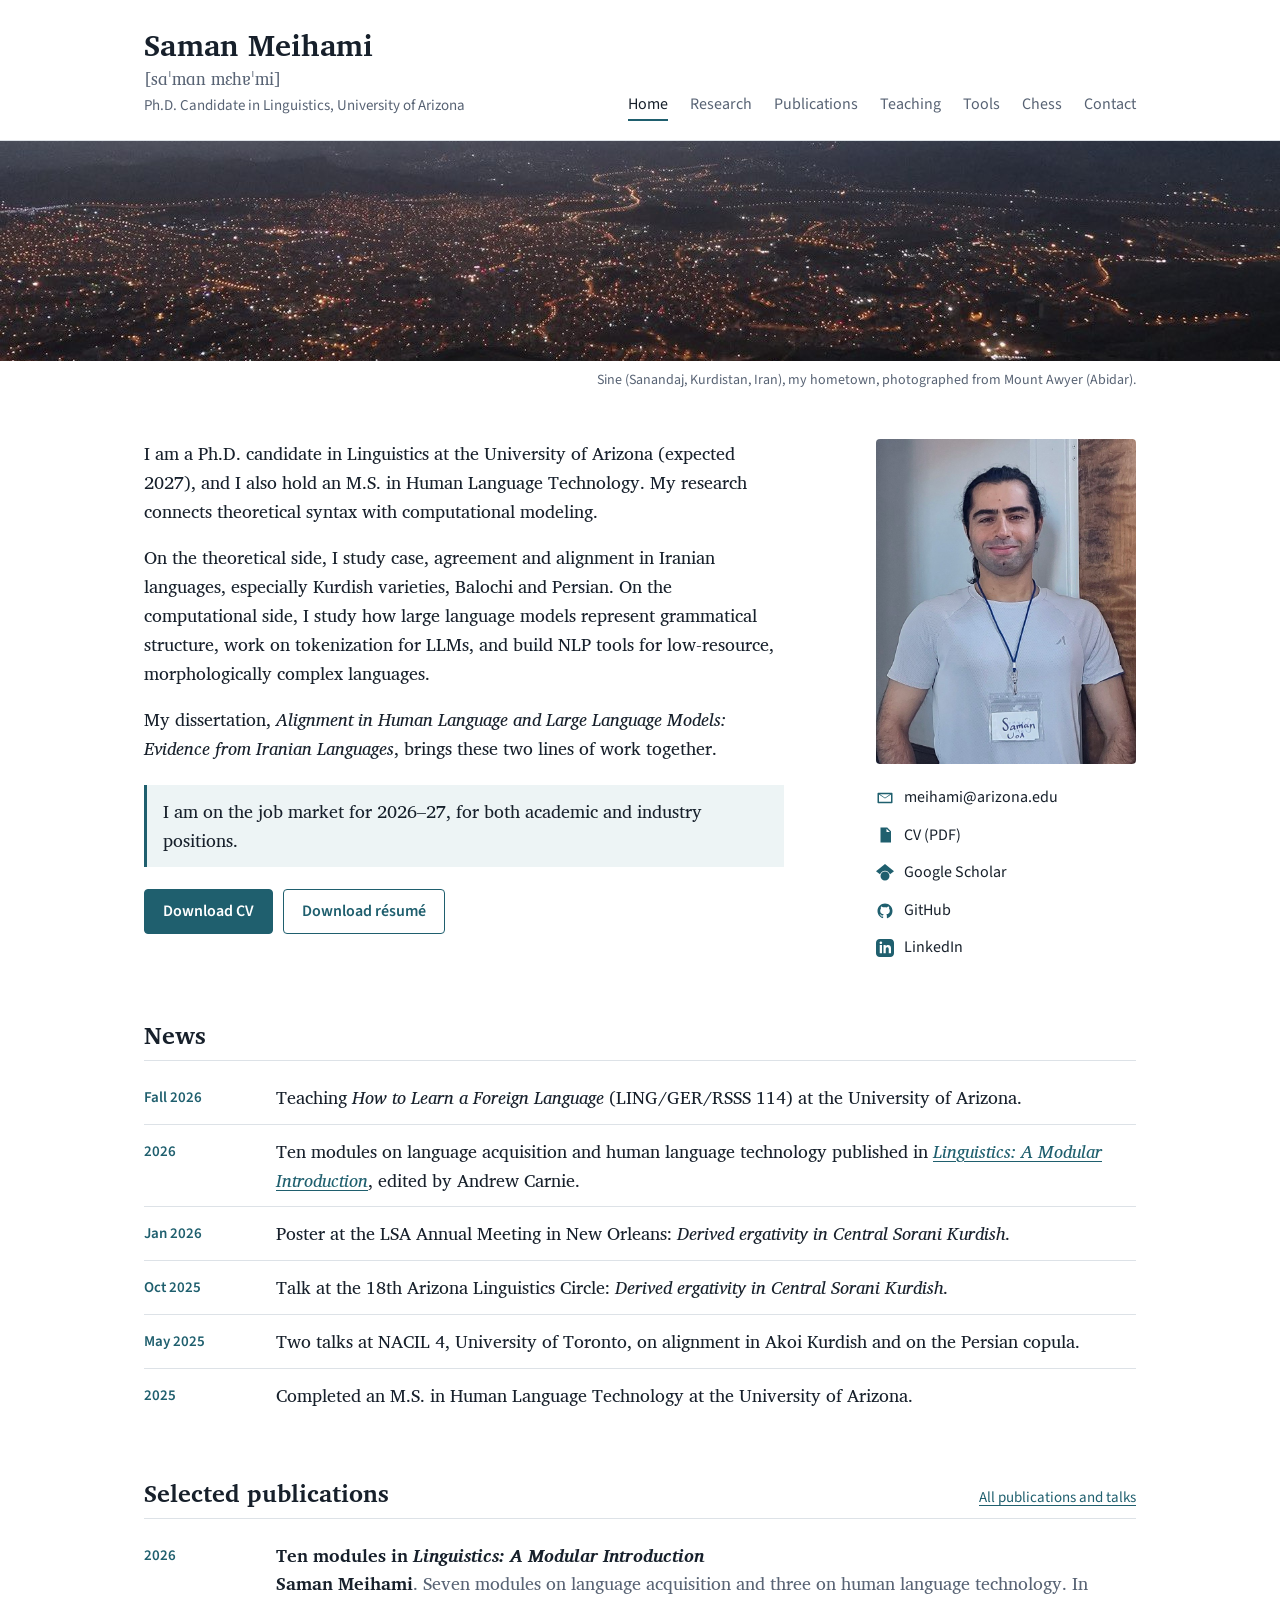
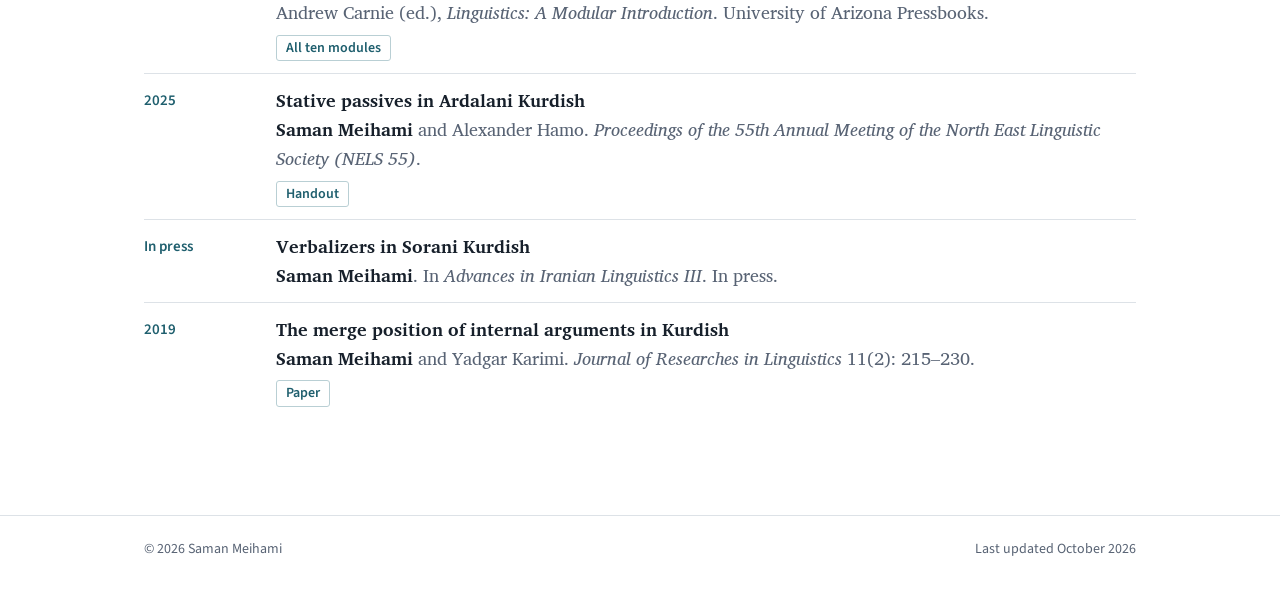
<file: index.html>
<!DOCTYPE html>
<html lang="en">
<head>
  <meta charset="UTF-8">
  <meta name="viewport" content="width=device-width, initial-scale=1.0">
  <title>Saman Meihami</title>
  <meta name="description" content="Saman Meihami, Ph.D. candidate in Linguistics at the University of Arizona. Research on syntax, case and agreement in Iranian languages, and how large language models represent grammatical structure.">
  <link rel="canonical" href="https://samanmeihami.com/">

  <!-- Link previews (LinkedIn, Slack, X, email) -->
  <meta property="og:type" content="website">
  <meta property="og:site_name" content="Saman Meihami">
  <meta property="og:title" content="Saman Meihami">
  <meta property="og:description" content="Saman Meihami, Ph.D. candidate in Linguistics at the University of Arizona. Research on syntax, case and agreement in Iranian languages, and how large language models represent grammatical structure.">
  <meta property="og:url" content="https://samanmeihami.com/">
  <meta property="og:image" content="https://samanmeihami.com/og.png">
  <meta property="og:image:width" content="1200">
  <meta property="og:image:height" content="630">
  <meta name="twitter:card" content="summary_large_image">

  <!-- Browser tab icon -->
  <link rel="icon" href="favicon.svg" type="image/svg+xml">
  <link rel="icon" href="favicon.png" type="image/png" sizes="32x32">
  <link rel="apple-touch-icon" href="apple-touch-icon.png">

  <!-- Fonts: Charis SIL (SIL's typeface for linguists, with full IPA) and Source Sans 3 -->
  <link rel="preconnect" href="https://fonts.googleapis.com">
  <link rel="preconnect" href="https://fonts.gstatic.com" crossorigin>
  <link rel="stylesheet" href="https://fonts.googleapis.com/css2?family=Charis+SIL:ital,wght@0,400;0,700;1,400&family=Source+Sans+3:wght@400;600&display=swap">
  <link rel="stylesheet" href="site.css">
</head>
<body>
  <a class="skip" href="#main">Skip to content</a>

  <header class="site-header">
    <div class="wrap">
      <a class="brand" href="index.html">
        <span class="brand-name">Saman Meihami</span>
        <span class="brand-ipa">[sɑˈmɑn mɛhɐˈmi]</span>
        <span class="brand-role">Ph.D. Candidate in Linguistics, University of Arizona</span>
      </a>
      <nav class="site-nav" aria-label="Main">
        <ul>
        <li><a href="index.html" aria-current="page">Home</a></li>
        <li><a href="research.html">Research</a></li>
        <li><a href="publications.html">Publications</a></li>
        <li><a href="teaching.html">Teaching</a></li>
        <li><a href="ling.html">Tools</a></li>
        <li><a href="chess.html">Chess</a></li>
        <li><a href="contact.html">Contact</a></li>
        </ul>
      </nav>
    </div>
  </header>

  <figure class="banner">
    <img src="b.jpg" alt="View over Sine (Sanandaj) from Mount Awyer">
    <figcaption>Sine (Sanandaj, Kurdistan, Iran), my hometown, photographed from Mount Awyer (Abidar).</figcaption>
  </figure>

  <main id="main">
    <div class="wrap">
      <section class="intro" aria-label="About me">
        <div class="intro-text">
          <p>I am a Ph.D. candidate in Linguistics at the University of Arizona (expected 2027), and I also hold an M.S. in Human Language Technology. My research connects theoretical syntax with computational modeling.</p>
          <p>On the theoretical side, I study case, agreement and alignment in Iranian languages, especially Kurdish varieties, Balochi and Persian. On the computational side, I study how large language models represent grammatical structure, work on tokenization for LLMs, and build NLP tools for low-resource, morphologically complex languages.</p>
          <p>My dissertation, <em>Alignment in Human Language and Large Language Models: Evidence from Iranian Languages</em>, brings these two lines of work together.</p>
          <p class="market">I am on the job market for 2026–27, for both academic and industry positions.</p>
          <div class="buttons">
            <a class="btn btn-solid" href="cv.pdf">Download CV</a>
            <a class="btn btn-line" href="resume.pdf">Download résumé</a>
          </div>
        </div>
        <aside class="portrait">
          <img src="me02-01.jpg" alt="Portrait of Saman Meihami">
          <ul class="links">
            <li><a href="mailto:meihami@arizona.edu"><svg viewBox="0 0 24 24" aria-hidden="true"><path d="M3 5h18a1 1 0 0 1 1 1v12a1 1 0 0 1-1 1H3a1 1 0 0 1-1-1V6a1 1 0 0 1 1-1zm1 2.4V17h16V7.4l-8 5.3-8-5.3zM5.2 7l6.8 4.5L18.8 7H5.2z"/></svg><span>meihami@arizona.edu</span></a></li>
            <li><a href="cv.pdf"><svg viewBox="0 0 24 24" aria-hidden="true"><path d="M6 2h9l5 5v15H6V2zm8 1.5V8h4.5L14 3.5zM8.5 11h9v1.5h-9V11zm0 3.5h9V16h-9v-1.5zm0 3.5h6v1.5h-6V18z"/></svg><span>CV (PDF)</span></a></li>
            <li><a href="https://scholar.google.com/citations?user=Xx-BG9gAAAAJ"><svg viewBox="0 0 24 24" aria-hidden="true"><path d="M5.242 13.769L0 9.5L12 0l12 9.5l-5.242 4.269C17.548 11.249 14.978 9 12 9s-5.548 2.249-6.758 4.769zM12 10c-3.313 0-6 2.686-6 6s2.687 6 6 6s6-2.686 6-6s-2.687-6-6-6z"/></svg><span>Google Scholar</span></a></li>
            <li><a href="https://github.com/saman2024"><svg viewBox="0 0 24 24" aria-hidden="true"><path fill-rule="evenodd" d="M12 2C6.477 2 2 6.477 2 12c0 4.418 2.865 8.168 6.839 9.492.5.092.682-.217.682-.482 0-.237-.009-.868-.014-1.703-2.782.605-3.369-1.343-3.369-1.343-.454-1.158-1.11-1.466-1.11-1.466-.908-.62.069-.608.069-.608 1.003.07 1.531 1.032 1.531 1.032.892 1.53 2.341 1.088 2.91.832.092-.647.35-1.088.636-1.338-2.22-.253-4.555-1.113-4.555-4.951 0-1.093.39-1.988 1.031-2.688-.103-.253-.446-1.272.098-2.65 0 0 .84-.27 2.75 1.026A9.564 9.564 0 0112 6.844c.85.004 1.705.115 2.504.337 1.909-1.296 2.747-1.027 2.747-1.027.546 1.378.203 2.398.1 2.651.64.7 1.03 1.595 1.03 2.688 0 3.848-2.338 4.695-4.566 4.943.359.309.678.92.678 1.855 0 1.338-.012 2.419-.012 2.747 0 .268.18.58.688.482A10.001 10.001 0 0022 12c0-5.523-4.477-10-10-10z" clip-rule="evenodd"/></svg><span>GitHub</span></a></li>
            <li><a href="https://www.linkedin.com/in/samanmeihami/"><svg viewBox="0 0 24 24" aria-hidden="true"><path d="M19 0h-14c-2.761 0-5 2.239-5 5v14c0 2.761 2.239 5 5 5h14c2.762 0 5-2.239 5-5v-14c0-2.761-2.238-5-5-5zm-11 19h-3v-11h3v11zm-1.5-12.268c-.966 0-1.75-.79-1.75-1.764s.784-1.764 1.75-1.764 1.75.79 1.75 1.764-.783 1.764-1.75 1.764zm13.5 12.268h-3v-5.604c0-3.368-4-3.113-4 0v5.604h-3v-11h3v1.765c1.396-2.586 7-2.777 7 2.476v6.759z"/></svg><span>LinkedIn</span></a></li>
          </ul>
        </aside>
      </section>

      <section class="section" aria-labelledby="news">
        <h2 id="news">News</h2>
        <ul class="dated">
        <li>
          <span class="date">Fall 2026</span>
          <div>Teaching <em>How to Learn a Foreign Language</em> (LING/GER/RSSS 114) at the University of Arizona.</div>
        </li>
        <li>
          <span class="date">2026</span>
          <div>Ten modules on language acquisition and human language technology published in <a href="https://opentextbooks.library.arizona.edu/modularlinguistics/chapter/acqsm1/"><em>Linguistics: A Modular Introduction</em></a>, edited by Andrew Carnie.</div>
        </li>
        <li>
          <span class="date">Jan 2026</span>
          <div>Poster at the LSA Annual Meeting in New Orleans: <em>Derived ergativity in Central Sorani Kurdish</em>.</div>
        </li>
        <li>
          <span class="date">Oct 2025</span>
          <div>Talk at the 18th Arizona Linguistics Circle: <em>Derived ergativity in Central Sorani Kurdish</em>.</div>
        </li>
        <li>
          <span class="date">May 2025</span>
          <div>Two talks at NACIL 4, University of Toronto, on alignment in Akoi Kurdish and on the Persian copula.</div>
        </li>
        <li>
          <span class="date">2025</span>
          <div>Completed an M.S. in Human Language Technology at the University of Arizona.</div>
        </li>
        </ul>
      </section>

      <section class="section" aria-labelledby="selected">
        <h2 id="selected">Selected publications <a class="more" href="publications.html">All publications and talks</a></h2>
        <ul class="dated">
        <li>
          <span class="date">2026</span>
          <div><p class="pub-title">Ten modules in <em>Linguistics: A Modular Introduction</em></p>
            <p class="pub-meta"><b>Saman Meihami</b>. Seven modules on language acquisition and three on human language technology. In Andrew Carnie (ed.), <em>Linguistics: A Modular Introduction</em>. University of Arizona Pressbooks.</p>
            <div class="pills"><a class="pill" href="publications.html#modules">All ten modules</a></div></div>
        </li>
        <li>
          <span class="date">2025</span>
          <div><p class="pub-title">Stative passives in Ardalani Kurdish</p>
            <p class="pub-meta"><b>Saman Meihami</b> and Alexander Hamo. <em>Proceedings of the 55th Annual Meeting of the North East Linguistic Society (NELS 55)</em>.</p>
            <div class="pills"><a class="pill" href="stative-passive.pdf">Handout</a></div></div>
        </li>
        <li>
          <span class="date">In press</span>
          <div><p class="pub-title">Verbalizers in Sorani Kurdish</p>
            <p class="pub-meta"><b>Saman Meihami</b>. In <em>Advances in Iranian Linguistics III</em>. In press.</p></div>
        </li>
        <li>
          <span class="date">2019</span>
          <div><p class="pub-title">The merge position of internal arguments in Kurdish</p>
            <p class="pub-meta"><b>Saman Meihami</b> and Yadgar Karimi. <em>Journal of Researches in Linguistics</em> 11(2): 215–230.</p>
            <div class="pills"><a class="pill" href="https://jrl.ui.ac.ir/article_24501_en.html?lang=fa">Paper</a></div></div>
        </li>
        </ul>
      </section>
    </div>
  </main>

  <footer class="site-footer">
    <div class="wrap">
      <span>&copy; 2026 Saman Meihami</span>
      <span>Last updated October 2026</span>
    </div>
  </footer>

  <script data-goatcounter="https://sam88.goatcounter.com/count" async src="//gc.zgo.at/count.js"></script>
</body>
</html>
</file>
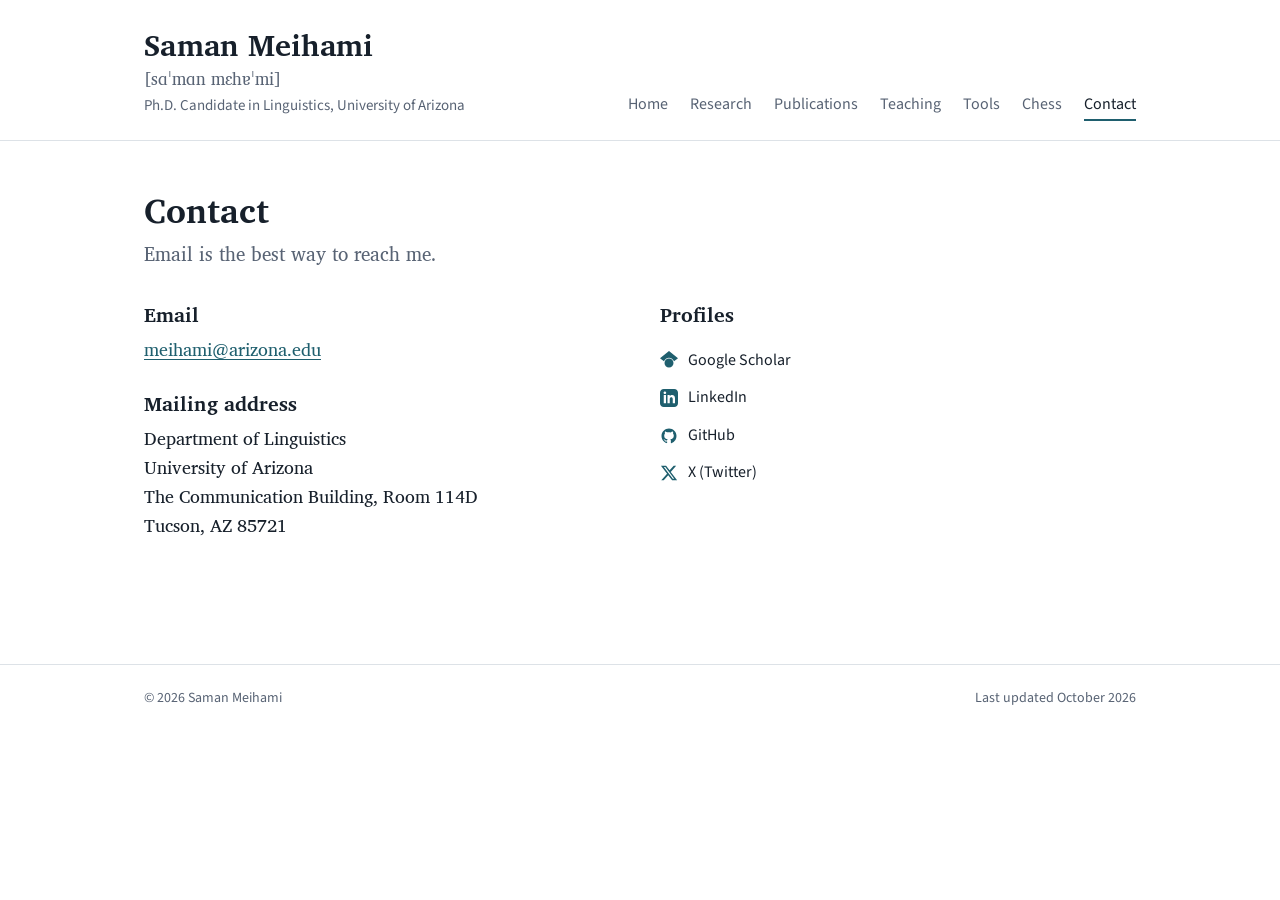
<file: contact.html>
<!DOCTYPE html>
<html lang="en">
<head>
  <meta charset="UTF-8">
  <meta name="viewport" content="width=device-width, initial-scale=1.0">
  <title>Contact | Saman Meihami</title>
  <meta name="description" content="Contact Saman Meihami, Ph.D. candidate in Linguistics at the University of Arizona: email, mailing address, Google Scholar, LinkedIn and GitHub.">
  <link rel="canonical" href="https://samanmeihami.com/contact.html">

  <!-- Link previews (LinkedIn, Slack, X, email) -->
  <meta property="og:type" content="website">
  <meta property="og:site_name" content="Saman Meihami">
  <meta property="og:title" content="Contact | Saman Meihami">
  <meta property="og:description" content="Contact Saman Meihami, Ph.D. candidate in Linguistics at the University of Arizona: email, mailing address, Google Scholar, LinkedIn and GitHub.">
  <meta property="og:url" content="https://samanmeihami.com/contact.html">
  <meta property="og:image" content="https://samanmeihami.com/og.png">
  <meta property="og:image:width" content="1200">
  <meta property="og:image:height" content="630">
  <meta name="twitter:card" content="summary_large_image">

  <!-- Browser tab icon -->
  <link rel="icon" href="favicon.svg" type="image/svg+xml">
  <link rel="icon" href="favicon.png" type="image/png" sizes="32x32">
  <link rel="apple-touch-icon" href="apple-touch-icon.png">

  <!-- Fonts: Charis SIL (SIL's typeface for linguists, with full IPA) and Source Sans 3 -->
  <link rel="preconnect" href="https://fonts.googleapis.com">
  <link rel="preconnect" href="https://fonts.gstatic.com" crossorigin>
  <link rel="stylesheet" href="https://fonts.googleapis.com/css2?family=Charis+SIL:ital,wght@0,400;0,700;1,400&family=Source+Sans+3:wght@400;600&display=swap">
  <link rel="stylesheet" href="site.css">
</head>
<body>
  <a class="skip" href="#main">Skip to content</a>

  <header class="site-header">
    <div class="wrap">
      <a class="brand" href="index.html">
        <span class="brand-name">Saman Meihami</span>
        <span class="brand-ipa">[sɑˈmɑn mɛhɐˈmi]</span>
        <span class="brand-role">Ph.D. Candidate in Linguistics, University of Arizona</span>
      </a>
      <nav class="site-nav" aria-label="Main">
        <ul>
        <li><a href="index.html">Home</a></li>
        <li><a href="research.html">Research</a></li>
        <li><a href="publications.html">Publications</a></li>
        <li><a href="teaching.html">Teaching</a></li>
        <li><a href="ling.html">Tools</a></li>
        <li><a href="chess.html">Chess</a></li>
        <li><a href="contact.html" aria-current="page">Contact</a></li>
        </ul>
      </nav>
    </div>
  </header>

  <main id="main">
    <div class="wrap">
      <h1>Contact</h1>
      <p class="lede">Email is the best way to reach me.</p>
      <div class="contact-grid">
        <section aria-labelledby="c-email">
          <h2 id="c-email">Email</h2>
          <p><a href="mailto:meihami@arizona.edu">meihami@arizona.edu</a></p>
          <h2>Mailing address</h2>
          <address>Department of Linguistics<br>University of Arizona<br>The Communication Building, Room 114D<br>Tucson, AZ 85721</address>
        </section>
        <section aria-labelledby="c-profiles">
          <h2 id="c-profiles">Profiles</h2>
          <ul class="links">
            <li><a href="https://scholar.google.com/citations?user=Xx-BG9gAAAAJ"><svg viewBox="0 0 24 24" aria-hidden="true"><path d="M5.242 13.769L0 9.5L12 0l12 9.5l-5.242 4.269C17.548 11.249 14.978 9 12 9s-5.548 2.249-6.758 4.769zM12 10c-3.313 0-6 2.686-6 6s2.687 6 6 6s6-2.686 6-6s-2.687-6-6-6z"/></svg><span>Google Scholar</span></a></li>
            <li><a href="https://www.linkedin.com/in/samanmeihami/"><svg viewBox="0 0 24 24" aria-hidden="true"><path d="M19 0h-14c-2.761 0-5 2.239-5 5v14c0 2.761 2.239 5 5 5h14c2.762 0 5-2.239 5-5v-14c0-2.761-2.238-5-5-5zm-11 19h-3v-11h3v11zm-1.5-12.268c-.966 0-1.75-.79-1.75-1.764s.784-1.764 1.75-1.764 1.75.79 1.75 1.764-.783 1.764-1.75 1.764zm13.5 12.268h-3v-5.604c0-3.368-4-3.113-4 0v5.604h-3v-11h3v1.765c1.396-2.586 7-2.777 7 2.476v6.759z"/></svg><span>LinkedIn</span></a></li>
            <li><a href="https://github.com/saman2024"><svg viewBox="0 0 24 24" aria-hidden="true"><path fill-rule="evenodd" d="M12 2C6.477 2 2 6.477 2 12c0 4.418 2.865 8.168 6.839 9.492.5.092.682-.217.682-.482 0-.237-.009-.868-.014-1.703-2.782.605-3.369-1.343-3.369-1.343-.454-1.158-1.11-1.466-1.11-1.466-.908-.62.069-.608.069-.608 1.003.07 1.531 1.032 1.531 1.032.892 1.53 2.341 1.088 2.91.832.092-.647.35-1.088.636-1.338-2.22-.253-4.555-1.113-4.555-4.951 0-1.093.39-1.988 1.031-2.688-.103-.253-.446-1.272.098-2.65 0 0 .84-.27 2.75 1.026A9.564 9.564 0 0112 6.844c.85.004 1.705.115 2.504.337 1.909-1.296 2.747-1.027 2.747-1.027.546 1.378.203 2.398.1 2.651.64.7 1.03 1.595 1.03 2.688 0 3.848-2.338 4.695-4.566 4.943.359.309.678.92.678 1.855 0 1.338-.012 2.419-.012 2.747 0 .268.18.58.688.482A10.001 10.001 0 0022 12c0-5.523-4.477-10-10-10z" clip-rule="evenodd"/></svg><span>GitHub</span></a></li>
            <li><a href="https://x.com/sam_salwador"><svg viewBox="0 0 24 24" aria-hidden="true"><path d="M18.244 2.25h3.308l-7.227 8.26 8.502 11.24H16.17l-5.214-6.817L4.99 21.75H1.68l7.73-8.835L1.254 2.25H8.08l4.713 6.231zm-1.161 17.52h1.833L7.084 4.126H5.117z"/></svg><span>X (Twitter)</span></a></li>
          </ul>
        </section>
      </div>
    </div>
  </main>

  <footer class="site-footer">
    <div class="wrap">
      <span>&copy; 2026 Saman Meihami</span>
      <span>Last updated October 2026</span>
    </div>
  </footer>

  <script data-goatcounter="https://sam88.goatcounter.com/count" async src="//gc.zgo.at/count.js"></script>
</body>
</html>
</file>
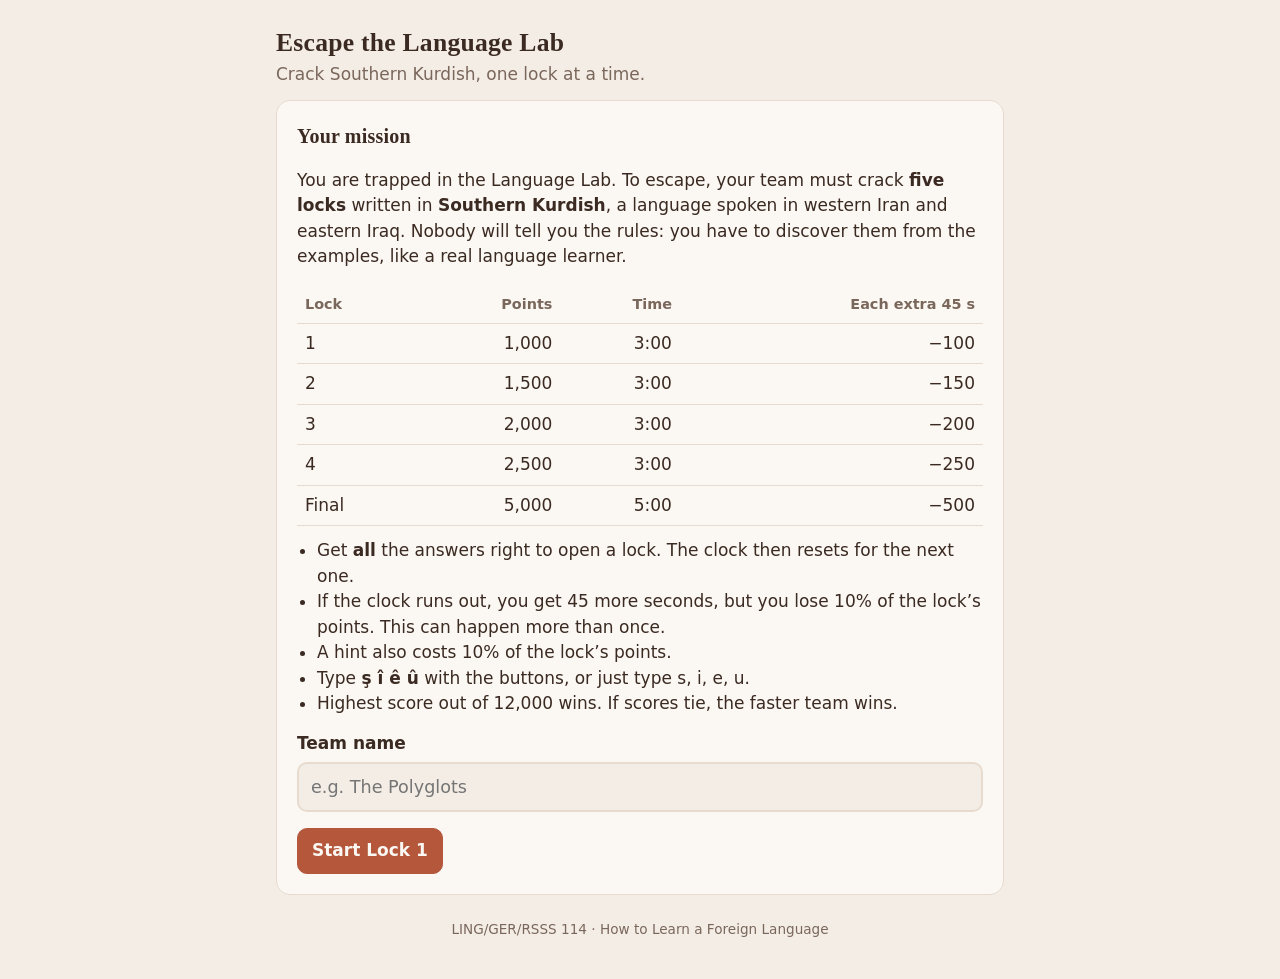
<file: escape-language-lab.html>
<!DOCTYPE html>
<html lang="en">
<head>
<meta charset="utf-8">
<meta name="viewport" content="width=device-width, initial-scale=1">
<title>Escape the Language Lab</title>
<style>
/* ============================================================
   Escape the Language Lab · LING 114 · Southern Kurdish edition
   To change puzzles, points or timing, edit the settings at the
   top of the <script>.
   ============================================================ */
:root{
  --bg:#f4ede5; --card:#fbf7f2; --ink:#3a2a22; --muted:#7a675c; --line:#e7dbcf;
  --accent:#b4573b; --accent-ink:#fbf7f2; --good:#5f7a52; --bad:#a8402c; --soft:#f3e2d7; --warn:#f3ddd4;
}
@media (prefers-color-scheme: dark){
  :root{ --bg:#1c1512; --card:#261d19; --ink:#f4ede5; --muted:#c2ad9f; --line:#3a2c25;
         --accent:#d77a5c; --accent-ink:#1c1512; --good:#93b583; --bad:#e58b74; --soft:#33251f; --warn:#3d2722; }
}
*{box-sizing:border-box}
[hidden]{display:none !important}
body{margin:0;background:var(--bg);color:var(--ink);font:17px/1.5 system-ui,-apple-system,"Segoe UI",Roboto,sans-serif}
.wrap{max-width:760px;margin:0 auto;padding:16px}
header{margin:8px 0 12px}
h1,h2{font-family:Georgia,"Times New Roman",serif;font-weight:600;letter-spacing:.01em}
h1{font-size:1.6rem;margin:0}
h2{font-size:1.25rem;margin:0 0 4px}
.sub{color:var(--muted);margin:0}
.card{background:var(--card);border:1px solid var(--line);border-radius:14px;padding:20px;margin-bottom:16px}
.bar{display:flex;justify-content:space-between;align-items:center;gap:12px;flex-wrap:wrap;
     background:var(--card);border:1px solid var(--line);border-radius:14px;padding:10px 16px;margin-bottom:12px;
     position:sticky;top:8px;z-index:5}
.bar .lab{color:var(--muted);font-size:.85rem;display:block;line-height:1.1}
.bar .val{font-weight:800;font-size:1.25rem;font-variant-numeric:tabular-nums}
.bar{flex-wrap:nowrap}
.bar > div{min-width:0}
.bar > div:first-child{flex:1}
#teamName{display:block;white-space:nowrap;overflow:hidden;text-overflow:ellipsis}
@media (max-width:480px){ .bar{gap:10px;padding:8px 12px} .bar .val{font-size:1.05rem} .bar .lab{font-size:.75rem} }
.countdown.low .val{color:var(--bad)}
.locks{display:flex;gap:8px;margin:0 0 16px}
.locks span{flex:1;height:8px;border-radius:4px;background:var(--line)}
.locks span.done{background:var(--good)}
.locks span.now{background:var(--accent)}
table{width:100%;border-collapse:collapse;margin:12px 0}
td,th{padding:7px 8px;border-bottom:1px solid var(--line);vertical-align:top;text-align:left}
th{color:var(--muted);font-weight:600;font-size:.9rem}
td.ku{font-weight:600;font-size:1.08rem;width:45%}
td.en{color:var(--muted)}
td.num,th.num{text-align:right;font-variant-numeric:tabular-nums}
.task{margin:18px 0 6px;font-weight:600}
.q{margin:14px 0}
.q label{display:block;margin-bottom:6px;font-weight:600}
.row{display:flex;gap:8px}
input[type=text]{flex:1;min-width:0;font:inherit;font-size:1.1rem;padding:10px 12px;border:2px solid var(--line);border-radius:10px;background:var(--bg);color:var(--ink)}
input[type=text]:focus{outline:none;border-color:var(--accent)}
input.ok{border-color:var(--good)} input.no{border-color:var(--bad)}
.mark{min-width:28px;align-self:center;font-weight:700}
.mark.ok{color:var(--good)} .mark.no{color:var(--bad)}
.keys{display:flex;gap:6px;flex-wrap:wrap;margin:10px 0 0}
button{font:inherit;cursor:pointer;border-radius:10px;border:1px solid var(--line);background:var(--card);color:var(--ink);padding:9px 14px}
button.key{min-width:44px;font-weight:600}
button.primary{background:var(--accent);color:var(--accent-ink);border-color:var(--accent);font-weight:600}
button.ghost{background:transparent}
button:disabled{opacity:.5;cursor:default}
.actions{display:flex;gap:10px;flex-wrap:wrap;margin-top:16px}
.hint{background:var(--soft);border-radius:10px;padding:10px 14px;margin-top:12px}
.alert{background:var(--warn);border-radius:10px;padding:10px 14px;margin-top:12px;font-weight:600}
.msg{margin-top:12px;font-weight:600}
.msg.ok{color:var(--good)} .msg.no{color:var(--bad)}
.pill{display:inline-block;font-size:.85rem;padding:2px 10px;border-radius:999px;background:var(--soft);margin-left:6px;font-weight:600}
details{margin-top:8px} summary{cursor:pointer;color:var(--muted)}
.center{text-align:center}
.big{font-size:3rem;font-weight:800;font-variant-numeric:tabular-nums;margin:4px 0}
.word{display:inline-block;font-size:1.8rem;letter-spacing:.25em;font-weight:800;padding:8px 18px;border:3px dashed var(--good);border-radius:12px;color:var(--good);margin:8px 0}
.note{color:var(--muted);font-size:.92rem}
ul.rules{padding-left:20px;margin:8px 0}
footer{color:var(--muted);font-size:.85rem;text-align:center;margin:24px 0}
</style>
</head>
<body>
<div class="wrap">
  <header>
    <h1>Escape the Language Lab</h1>
    <p class="sub">Crack Southern Kurdish, one lock at a time.</p>
  </header>
  <div class="bar" id="bar" hidden>
    <div><span class="lab">Team</span><span class="val" id="teamName"></span></div>
    <div class="countdown" id="cdBox"><span class="lab">Time left</span><span class="val" id="countdown">3:00</span></div>
    <div><span class="lab">This lock</span><span class="val" id="lockPts">0</span></div>
    <div><span class="lab">Total score</span><span class="val" id="total">0</span></div>
  </div>
  <div class="locks" id="locks" hidden></div>
  <main id="app"></main>
  <footer>LING/GER/RSSS 114 · How to Learn a Foreign Language</footer>
</div>

<script>
/* ===================== SETTINGS (edit here) =====================
   points:   what the lock is worth
   seconds:  time on the clock for the lock
   Every time the clock runs out, the team gets EXTRA_SECONDS more
   and loses 10% of the lock's points. A hint costs the same 10%.
   A lock's points never go below 0. All answers must be right to
   open a lock. Answers ignore case, spaces and punctuation, and
   ş/î/ê/û may be typed as s/i/e/u.                                 */
const EXTRA_SECONDS = 45;
const PENALTY_SHARE = 0.10;
const SECRET_WORD = "POLYGLOT";
const PUZZLES = [
  { title: "Lock 1 · Right now", points: 1000, seconds: 180,
    intro: "Here are some Southern Kurdish verbs in the present tense. Work out how the verb shows who is doing the action.",
    shown: [["şikinim","I break"],["şikinîd","you (sg.) break"],["şikinêd","he/she breaks"],["şikinîmin","we break"],
            ["şikinîdin","you (pl.) break"],["şikinin","they break"],["şurim","I wash"],["şurîd","you (sg.) wash"],
            ["şurin","they wash"],["kefim","I fall"],["kefin","they fall"]],
    ask: [{en:"you (pl.) wash", answers:["şurîdin"]},{en:"we fall", answers:["kefîmin"]},{en:"he/she washes", answers:["şurêd"]}],
    hints: ["Compare “I break” and “I wash.” Which part changes, and which part stays the same?",
            "Every verb takes the same endings: -im, -îd, -êd, -îmin, -îdin, -in."] },
  { title: "Lock 2 · Yesterday", points: 1500, seconds: 180,
    intro: "Now the past tense. Something about the verb changes, and something stays the same.",
    shown: [["nardim","I sent"],["nardîd","you (sg.) sent"],["nard","he/she sent"],["nardîmin","we sent"],["nardin","they sent"],
            ["keftim","I fell"],["keft","he/she fell"],["şurdim","I washed"],["şurdin","they washed"],["birdim","I took"]],
    ask: [{en:"you (pl.) fell", answers:["keftîdin"]},{en:"we washed", answers:["şurdîmin"]},{en:"he/she took", answers:["bird"]}],
    hints: ["The past uses a different stem. Find it by removing the ending from “I fell,” “I washed” and “I took.”",
            "No past form here means “you (pl.)”. Look back at Lock 1: the endings are the same in both tenses, except for he/she."] },
  { title: "Lock 3 · Not true!", points: 2000, seconds: 180,
    intro: "Time to say no. Look carefully: is the negative the same in the present and the past?",
    shown: [["nîyeşikinim","I do not break"],["nîyekefêd","he/she does not fall"],["nenardîmin","we did not send"],["nenardin","they did not send"]],
    ask: [{en:"you (sg.) do not wash", answers:["nîyeşurîd"]},{en:"I did not fall", answers:["nekeftim"]},{en:"they do not break", answers:["nîyeşikinin"]}],
    hints: ["The negative is a prefix, added to the front of the verb.",
            "Present: nîye- … Past: ne- …"] },
  { title: "Lock 4 · Mine and yours", points: 2500, seconds: 180,
    intro: "Now nouns. How do you say whose thing it is?",
    shown: [["kitaw","book"],["kitawegem","my book"],["kitaweged","your (sg.) book"],["kitawegey","his/her book"],
            ["kitawegeman","our book"],["kitawegeyan","their book"],["mal","house"],["malegem","my house"]],
    ask: [{en:"your (pl.) house", answers:["malegedan"]},{en:"our house", answers:["malegeman"]},{en:"his/her house", answers:["malegey"]}],
    hints: ["Every “book” form shares a part after kitaw-. What is it?",
            "noun + -ege- + an ending: -m (my), -d (your), -y (his/her), -man (our), -yan (their). The plural endings add -an to the singular ones."] },
  { title: "Final lock · Put it all together", points: 5000, seconds: 300,
    intro: "Two sentences to escape. In Southern Kurdish, the object comes first and the verb comes last, as in Persian. The second sentence is the hardest challenge in the lab.",
    shown: [],
    ask: [{en:"We did not take their book.", answers:["kitawegeyan nebirdîmin"]},
          {en:"You (pl.) do not wash your (pl.) house.", answers:["malegedan nîyeşurîdin"]}],
    hints: ["Sentence 1 needs “their book,” the past negative, the past stem of “take,” and the ending for “we.”",
            "Sentence 2 is in the present: “your (pl.) house” from Lock 4, then the present negative + the stem of “wash” + the ending for “you (pl.).”"] }
];
const SPECIAL = ["ş","î","ê","û"];
const MAX_TOTAL = PUZZLES.reduce((a,p)=>a+p.points,0);
/* =============================================================== */

const norm = s => s.toLowerCase().normalize("NFC")
  .replace(/ş/g,"s").replace(/î/g,"i").replace(/ê/g,"e").replace(/û/g,"u")
  .replace(/[^a-z\s]/g,"").replace(/\s+/g," ").trim();
const KEY = "escape-language-lab-v2";
const fresh = () => ({ team:"", start:null, stage:0, deadline:null, pen:{}, hints:{}, earned:{}, typed:{}, end:null, flash:"" });
let S = load() || fresh();
function load(){ try{ return JSON.parse(localStorage.getItem(KEY)); }catch(e){ return null; } }
function save(){ try{ localStorage.setItem(KEY, JSON.stringify(S)); }catch(e){} }
const $ = id => document.getElementById(id);
const esc = s => String(s).replace(/[&<>"]/g, c => ({"&":"&amp;","<":"&lt;",">":"&gt;",'"':"&quot;"}[c]));
const fmt = sec => `${Math.floor(sec/60)}:${String(sec%60).padStart(2,"0")}`;
const cost = k => Math.round(PUZZLES[k].points * PENALTY_SHARE);
const lockNow = k => Math.max(0, PUZZLES[k].points - ((S.pen[k]||0) + (S.hints[k]||0)) * cost(k));
const total = () => Object.values(S.earned).reduce((a,b)=>a+b,0);

function startLock(k){ S.deadline = Date.now() + PUZZLES[k].seconds*1000; }

// Clock: when time runs out, add EXTRA_SECONDS and a penalty (repeats if needed, also after a reload)
function tick(){
  if(!S.start || S.end) return;
  const k = S.stage; let changed = false;
  while(Date.now() >= S.deadline){
    S.deadline += EXTRA_SECONDS*1000; S.pen[k] = (S.pen[k]||0) + 1; changed = true;
    S.flash = `Time’s up! +${EXTRA_SECONDS} seconds, −${cost(k)} points.`;
  }
  const left = Math.max(0, Math.ceil((S.deadline - Date.now())/1000));
  $("countdown").textContent = fmt(left);
  $("cdBox").classList.toggle("low", left <= 30);
  $("lockPts").textContent = lockNow(k);
  $("total").textContent = total();
  if(changed){ save(); const f = $("flash"); if(f){ f.textContent = S.flash; f.hidden = false; } }
}
setInterval(tick, 250);

function render(){
  const app = $("app");
  if(!S.start){ $("bar").hidden = true; $("locks").hidden = true; return renderStart(app); }
  $("locks").hidden = false;
  $("locks").innerHTML = PUZZLES.map((_,i)=>`<span class="${i<S.stage?'done':i===S.stage&&!S.end?'now':''}"></span>`).join("");
  if(S.end){ $("bar").hidden = true; return renderEnd(app); }
  $("bar").hidden = false; $("teamName").textContent = S.team;
  renderPuzzle(app, S.stage); tick();
}

function renderStart(app){
  app.innerHTML = `
  <div class="card">
    <h2>Your mission</h2>
    <p>You are trapped in the Language Lab. To escape, your team must crack <b>five locks</b> written in
    <b>Southern Kurdish</b>, a language spoken in western Iran and eastern Iraq. Nobody will tell you the rules:
    you have to discover them from the examples, like a real language learner.</p>
    <table>
      <tr><th>Lock</th><th class="num">Points</th><th class="num">Time</th><th class="num">Each extra ${EXTRA_SECONDS} s</th></tr>
      ${PUZZLES.map((p,i)=>`<tr><td>${i===PUZZLES.length-1?"Final":i+1}</td><td class="num">${p.points.toLocaleString()}</td><td class="num">${fmt(p.seconds)}</td><td class="num">−${cost(i)}</td></tr>`).join("")}
    </table>
    <ul class="rules">
      <li>Get <b>all</b> the answers right to open a lock. The clock then resets for the next one.</li>
      <li>If the clock runs out, you get ${EXTRA_SECONDS} more seconds, but you lose 10% of the lock’s points. This can happen more than once.</li>
      <li>A hint also costs 10% of the lock’s points.</li>
      <li>Type <b>ş î ê û</b> with the buttons, or just type s, i, e, u.</li>
      <li>Highest score out of ${MAX_TOTAL.toLocaleString()} wins. If scores tie, the faster team wins.</li>
    </ul>
    <div class="q"><label for="team">Team name</label>
      <div class="row"><input type="text" id="team" maxlength="30" placeholder="e.g. The Polyglots"></div></div>
    <div class="actions"><button class="primary" id="go">Start Lock 1</button></div>
  </div>`;
  $("go").onclick = () => {
    const t = $("team").value.trim();
    if(!t){ $("team").focus(); $("team").classList.add("no"); return; }
    S = fresh(); S.team = t; S.start = Date.now(); startLock(0); save(); render();
  };
}

let lastInput = null;
function renderPuzzle(app, k){
  const P = PUZZLES[k], used = S.hints[k] || 0;
  const notebook = PUZZLES.slice(0,k).filter(p=>p.shown.length).map(p => `
      <details><summary>${esc(p.title)}</summary><table>${p.shown.map(([ku,en])=>`<tr><td class="ku">${esc(ku)}</td><td class="en">${esc(en)}</td></tr>`).join("")}
      ${p.ask.map(a=>`<tr><td class="ku">${esc(a.answers[0])}</td><td class="en">${esc(a.en)} ✓</td></tr>`).join("")}</table></details>`).join("");
  app.innerHTML = `
  <div class="card">
    <h2>${esc(P.title)}<span class="pill">${P.points.toLocaleString()} points</span></h2>
    <p class="sub">${esc(P.intro)}</p>
    ${P.shown.length ? `<table>${P.shown.map(([ku,en])=>`<tr><td class="ku">${esc(ku)}</td><td class="en">${esc(en)}</td></tr>`).join("")}</table>` : ""}
    <p class="task">Your turn: how do you say…</p>
    ${P.ask.map((a,i)=>`
      <div class="q"><label for="a${i}">${i+1}. ${esc(a.en)}</label>
        <div class="row"><input type="text" id="a${i}" autocomplete="off" autocapitalize="off" spellcheck="false"
          value="${esc((S.typed[k]||{})[i]||"")}"><span class="mark" id="m${i}"></span></div></div>`).join("")}
    <div class="keys">${SPECIAL.map(c=>`<button class="key" data-c="${c}" type="button">${c}</button>`).join("")}</div>
    <div class="actions">
      <button class="primary" id="check">Check</button>
      <button class="ghost" id="hint" ${used>=P.hints.length?"disabled":""}>${used>=P.hints.length?"No more hints":`Hint (−${cost(k)} points)`}</button>
    </div>
    <div id="flash" class="alert" ${S.flash?"":"hidden"}>${esc(S.flash)}</div>
    <div id="msg" class="msg"></div>
    ${P.hints.slice(0,used).map((h,i)=>`<div class="hint"><b>Hint ${i+1}:</b> ${esc(h)}</div>`).join("")}
  </div>
  ${notebook ? `<div class="card"><h2>Notebook</h2><p class="note">Everything you have unlocked so far.</p>${notebook}</div>` : ""}`;

  app.querySelectorAll("input").forEach(inp => {
    inp.addEventListener("focus", () => lastInput = inp);
    inp.addEventListener("keydown", e => { if(e.key==="Enter") check(k); });
  });
  lastInput = $("a0");
  app.querySelectorAll(".key").forEach(b => b.onclick = () => {
    const inp = lastInput || $("a0"); const s = inp.selectionStart ?? inp.value.length, e = inp.selectionEnd ?? s;
    inp.value = inp.value.slice(0,s) + b.dataset.c + inp.value.slice(e);
    inp.focus(); inp.setSelectionRange(s+1, s+1);
  });
  $("check").onclick = () => check(k);
  $("hint").onclick = () => { keepTyped(k); S.hints[k] = used + 1; save(); render(); };
}

function keepTyped(k){ S.typed[k] = S.typed[k] || {}; PUZZLES[k].ask.forEach((_,i)=>{ const x=$("a"+i); if(x) S.typed[k][i]=x.value; }); }

let solving = false;
function check(k){
  if(solving) return;
  const P = PUZZLES[k]; let all = true; keepTyped(k);
  P.ask.forEach((a,i) => {
    const inp = $("a"+i), m = $("m"+i);
    const ok = a.answers.some(x => norm(x) === norm(inp.value));
    inp.classList.toggle("ok", ok); inp.classList.toggle("no", !ok && inp.value.trim()!=="");
    m.textContent = ok ? "✓" : (inp.value.trim() ? "✗" : ""); m.className = "mark " + (ok ? "ok" : "no");
    if(!ok) all = false;
  });
  const msg = $("msg");
  if(all){
    solving = true;
    S.earned[k] = lockNow(k); S.flash = "";
    msg.className = "msg ok";
    msg.textContent = `${k === PUZZLES.length-1 ? "The door opens" : "Click! The lock opens"}: +${S.earned[k].toLocaleString()} points.`;
    save();
    setTimeout(() => {
      S.stage = k+1;
      if(S.stage === PUZZLES.length) S.end = Date.now(); else startLock(S.stage);
      save(); solving = false; render(); window.scrollTo(0,0);
    }, 1200);
  } else {
    save(); msg.className = "msg no"; msg.textContent = "Not yet. Every answer must be right to open the lock.";
  }
}

function renderEnd(app){
  const t = Math.floor((S.end - S.start)/1000), when = new Date(S.end).toLocaleTimeString([], {hour:"numeric", minute:"2-digit", second:"2-digit"});
  app.innerHTML = `
  <div class="card center">
    <h2>You escaped, ${esc(S.team)}!</h2>
    <p class="sub">Show this screen to your instructor.</p>
    <div class="big">${total().toLocaleString()}</div>
    <p class="note">points out of ${MAX_TOTAL.toLocaleString()} · total time ${fmt(t)} · finished at ${when}</p>
    <div class="word">${SECRET_WORD}</div>
    <table>
      <tr><th>Lock</th><th class="num">Worth</th><th class="num">Extra time</th><th class="num">Hints</th><th class="num">Earned</th></tr>
      ${PUZZLES.map((p,i)=>`<tr><td>${i===PUZZLES.length-1?"Final":i+1}</td><td class="num">${p.points.toLocaleString()}</td><td class="num">${S.pen[i]||0}</td><td class="num">${S.hints[i]||0}</td><td class="num"><b>${(S.earned[i]||0).toLocaleString()}</b></td></tr>`).join("")}
    </table>
  </div>
  <div class="card">
    <h2>What did you just do?</h2>
    <p>You learned the core of Southern Kurdish verb agreement, the past tense, negation and possession, without anyone
    explaining a single rule. Which good-learner strategies did your team use? Did you <b>guess</b>, look for
    <b>patterns</b>, <b>check</b> your answers against the examples? Who was comfortable not understanding everything at first?</p>
  </div>
  <div class="actions"><button class="ghost" id="reset">Start over (new team)</button></div>`;
  $("reset").onclick = () => { if(confirmReset()){ S = fresh(); save(); render(); } };
}
// Two clicks to reset, so a finished result is not lost by accident (no browser dialogs)
let armed = false;
function confirmReset(){
  if(armed) return true;
  armed = true; const b = $("reset"); b.textContent = "Click again to confirm";
  setTimeout(()=>{ armed=false; if($("reset")) $("reset").textContent="Start over (new team)"; }, 3000);
  return false;
}
render();
</script>
</body>
</html>
</file>
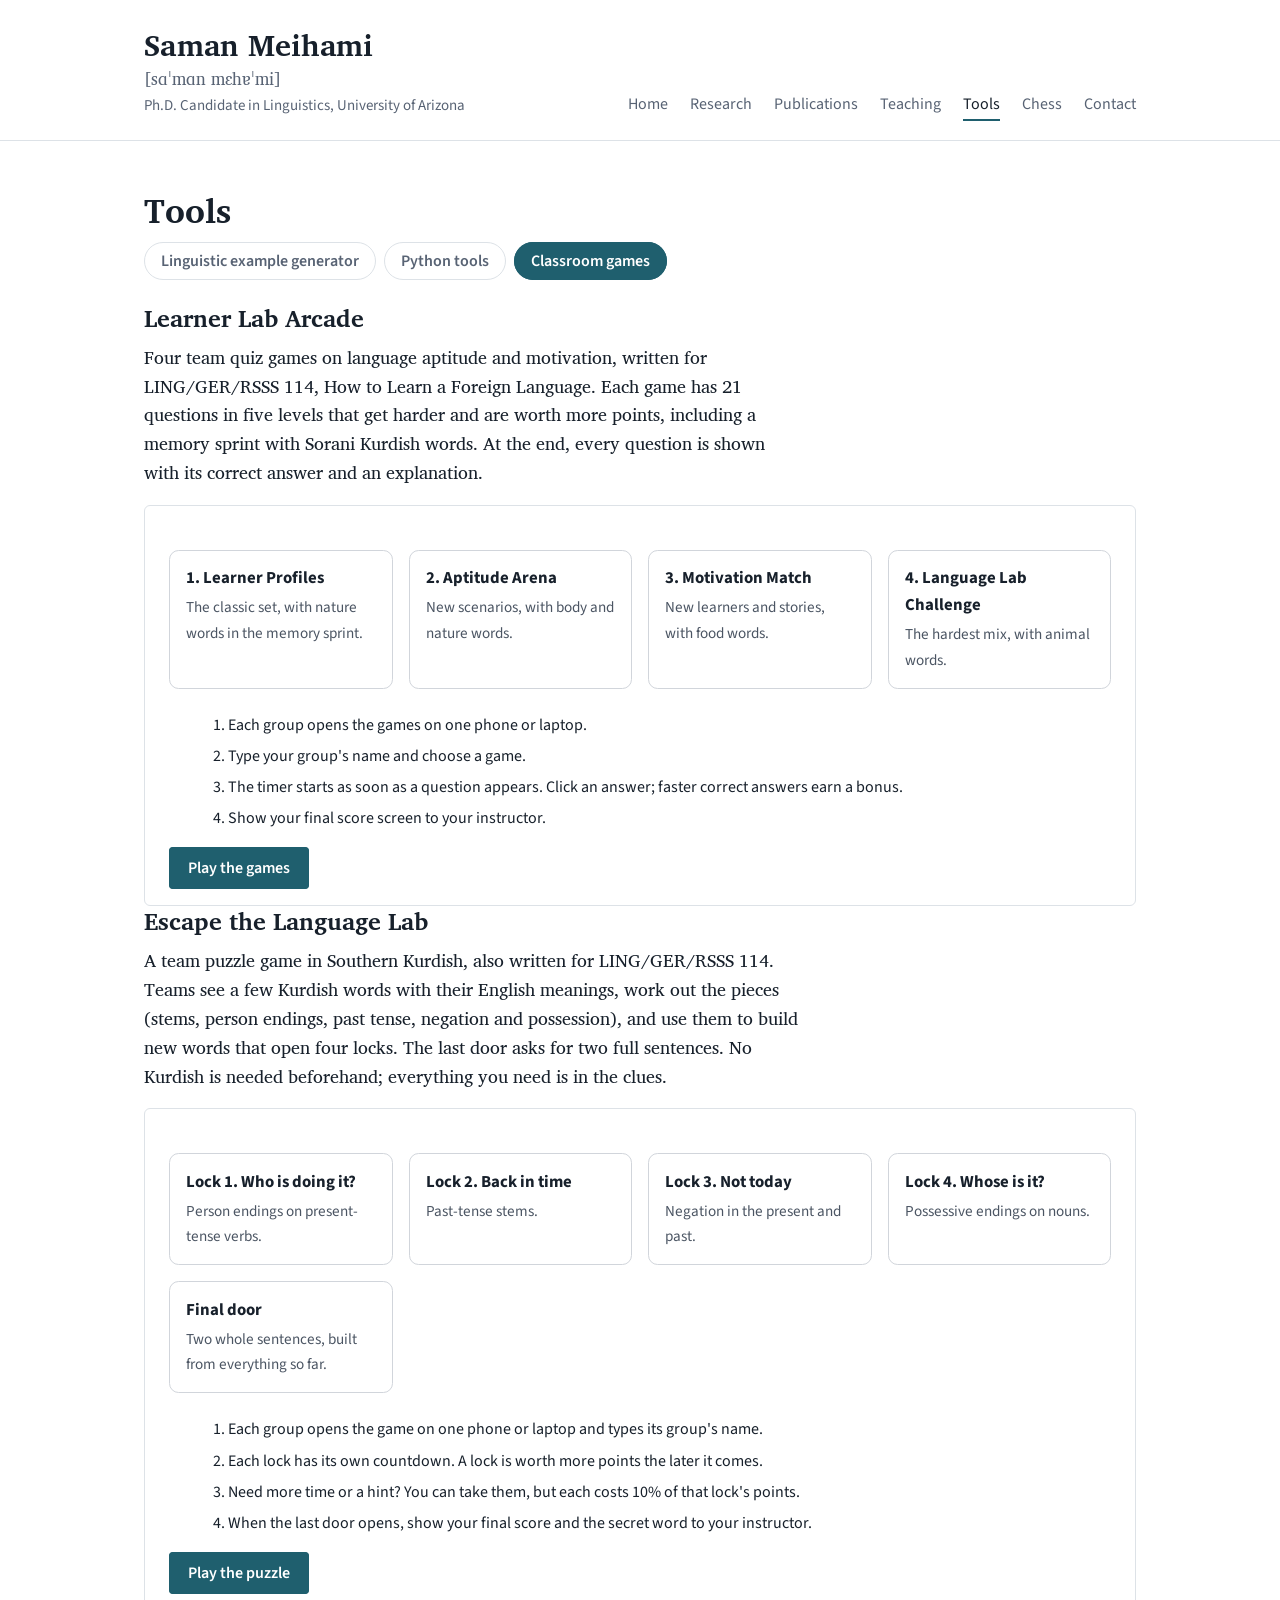
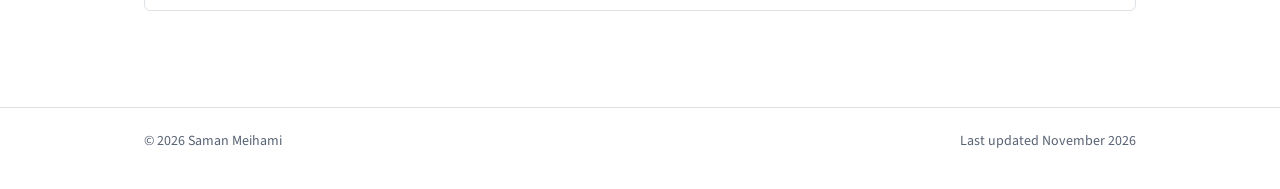
<file: games.html>
<!DOCTYPE html>
<html lang="en">
<head>
  <meta charset="UTF-8">
  <meta name="viewport" content="width=device-width, initial-scale=1.0">
  <title>Classroom games | Saman Meihami</title>
  <meta name="description" content="Classroom games by Saman Meihami: team quiz games on language aptitude and motivation, and an escape-room puzzle in Southern Kurdish, for language-learning courses.">
  <link rel="canonical" href="https://samanmeihami.com/games.html">

  <!-- Link previews (LinkedIn, Slack, X, email) -->
  <meta property="og:type" content="website">
  <meta property="og:site_name" content="Saman Meihami">
  <meta property="og:title" content="Classroom games | Saman Meihami">
  <meta property="og:description" content="Team quiz games on language aptitude and motivation, and an escape-room puzzle in Southern Kurdish, for language-learning courses.">
  <meta property="og:url" content="https://samanmeihami.com/games.html">
  <meta property="og:image" content="https://samanmeihami.com/og.png">
  <meta property="og:image:width" content="1200">
  <meta property="og:image:height" content="630">
  <meta name="twitter:card" content="summary_large_image">

  <!-- Browser tab icon -->
  <link rel="icon" href="favicon.svg" type="image/svg+xml">
  <link rel="icon" href="favicon.png" type="image/png" sizes="32x32">
  <link rel="apple-touch-icon" href="apple-touch-icon.png">

  <link rel="preconnect" href="https://fonts.googleapis.com">
  <link rel="preconnect" href="https://fonts.gstatic.com" crossorigin>
  <link rel="stylesheet" href="https://fonts.googleapis.com/css2?family=Charis+SIL:ital,wght@0,400;0,700;1,400&family=Source+Sans+3:wght@400;600&display=swap">
  <link rel="stylesheet" href="site.css">
  <link rel="stylesheet" href="tools.css">
  <style>
    .game-list { display: grid; grid-template-columns: repeat(auto-fit, minmax(220px, 1fr)); gap: 1rem; margin: 1.25rem 0 1.5rem; padding: 0; list-style: none; }
    .game-list li { border: 1px solid #D1D5DB; border-radius: 0.6rem; padding: 0.9rem 1rem; }
    .game-list strong { display: block; font-size: 1.05rem; margin-bottom: 0.2rem; }
    .game-list span { font-size: 0.95rem; color: #4B5563; }
    .game-steps { margin: 0 0 1.5rem 1.2rem; }
    .game-steps li { margin-bottom: 0.35rem; }
    .game-section + .game-section { margin-top: 2.5rem; }
  </style>
</head>
<body>
  <a class="skip" href="#main">Skip to content</a>

  <header class="site-header">
    <div class="wrap">
      <a class="brand" href="index.html">
        <span class="brand-name">Saman Meihami</span>
        <span class="brand-ipa">[sɑˈmɑn mɛhɐˈmi]</span>
        <span class="brand-role">Ph.D. Candidate in Linguistics, University of Arizona</span>
      </a>
      <nav class="site-nav" aria-label="Main">
        <ul>
        <li><a href="index.html">Home</a></li>
        <li><a href="research.html">Research</a></li>
        <li><a href="publications.html">Publications</a></li>
        <li><a href="teaching.html">Teaching</a></li>
        <li><a href="ling.html" aria-current="page">Tools</a></li>
        <li><a href="chess.html">Chess</a></li>
        <li><a href="contact.html">Contact</a></li>
        </ul>
      </nav>
    </div>
  </header>

  <main id="main">
    <div class="wrap">
      <h1>Tools</h1>
      <ul class="tool-switch" aria-label="Tools">
        <li><a href="ling.html">Linguistic example generator</a></li>
        <li><a href="python.html">Python tools</a></li>
        <li><a href="games.html" aria-current="page">Classroom games</a></li>
      </ul>
      <h2 class="tool-title">Learner Lab Arcade</h2>
      <p class="measure">Four team quiz games on language aptitude and motivation, written for LING/GER/RSSS 114, How to Learn a Foreign Language. Each game has 21 questions in five levels that get harder and are worth more points, including a memory sprint with Sorani Kurdish words. At the end, every question is shown with its correct answer and an explanation.</p>
      <div class="tool-card">
        <ul class="game-list">
          <li><strong>1. Learner Profiles</strong><span>The classic set, with nature words in the memory sprint.</span></li>
          <li><strong>2. Aptitude Arena</strong><span>New scenarios, with body and nature words.</span></li>
          <li><strong>3. Motivation Match</strong><span>New learners and stories, with food words.</span></li>
          <li><strong>4. Language Lab Challenge</strong><span>The hardest mix, with animal words.</span></li>
        </ul>
        <ol class="game-steps">
          <li>Each group opens the games on one phone or laptop.</li>
          <li>Type your group's name and choose a game.</li>
          <li>The timer starts as soon as a question appears. Click an answer; faster correct answers earn a bonus.</li>
          <li>Show your final score screen to your instructor.</li>
        </ol>
        <a class="btn btn-solid" href="learner-lab-arcade.html">Play the games</a>
      </div>

      <h2 class="tool-title game-section">Escape the Language Lab</h2>
      <p class="measure">A team puzzle game in Southern Kurdish, also written for LING/GER/RSSS 114. Teams see a few Kurdish words with their English meanings, work out the pieces (stems, person endings, past tense, negation and possession), and use them to build new words that open four locks. The last door asks for two full sentences. No Kurdish is needed beforehand; everything you need is in the clues.</p>
      <div class="tool-card">
        <ul class="game-list">
          <li><strong>Lock 1. Who is doing it?</strong><span>Person endings on present-tense verbs.</span></li>
          <li><strong>Lock 2. Back in time</strong><span>Past-tense stems.</span></li>
          <li><strong>Lock 3. Not today</strong><span>Negation in the present and past.</span></li>
          <li><strong>Lock 4. Whose is it?</strong><span>Possessive endings on nouns.</span></li>
          <li><strong>Final door</strong><span>Two whole sentences, built from everything so far.</span></li>
        </ul>
        <ol class="game-steps">
          <li>Each group opens the game on one phone or laptop and types its group's name.</li>
          <li>Each lock has its own countdown. A lock is worth more points the later it comes.</li>
          <li>Need more time or a hint? You can take them, but each costs 10% of that lock's points.</li>
          <li>When the last door opens, show your final score and the secret word to your instructor.</li>
        </ol>
        <a class="btn btn-solid" href="escape-language-lab.html">Play the puzzle</a>
      </div>
    </div>
  </main>

  <footer class="site-footer">
    <div class="wrap">
      <span>&copy; 2026 Saman Meihami</span>
      <span>Last updated November 2026</span>
    </div>
  </footer>

  <script data-goatcounter="https://sam88.goatcounter.com/count" async src="//gc.zgo.at/count.js"></script>
</body>
</html>
</file>
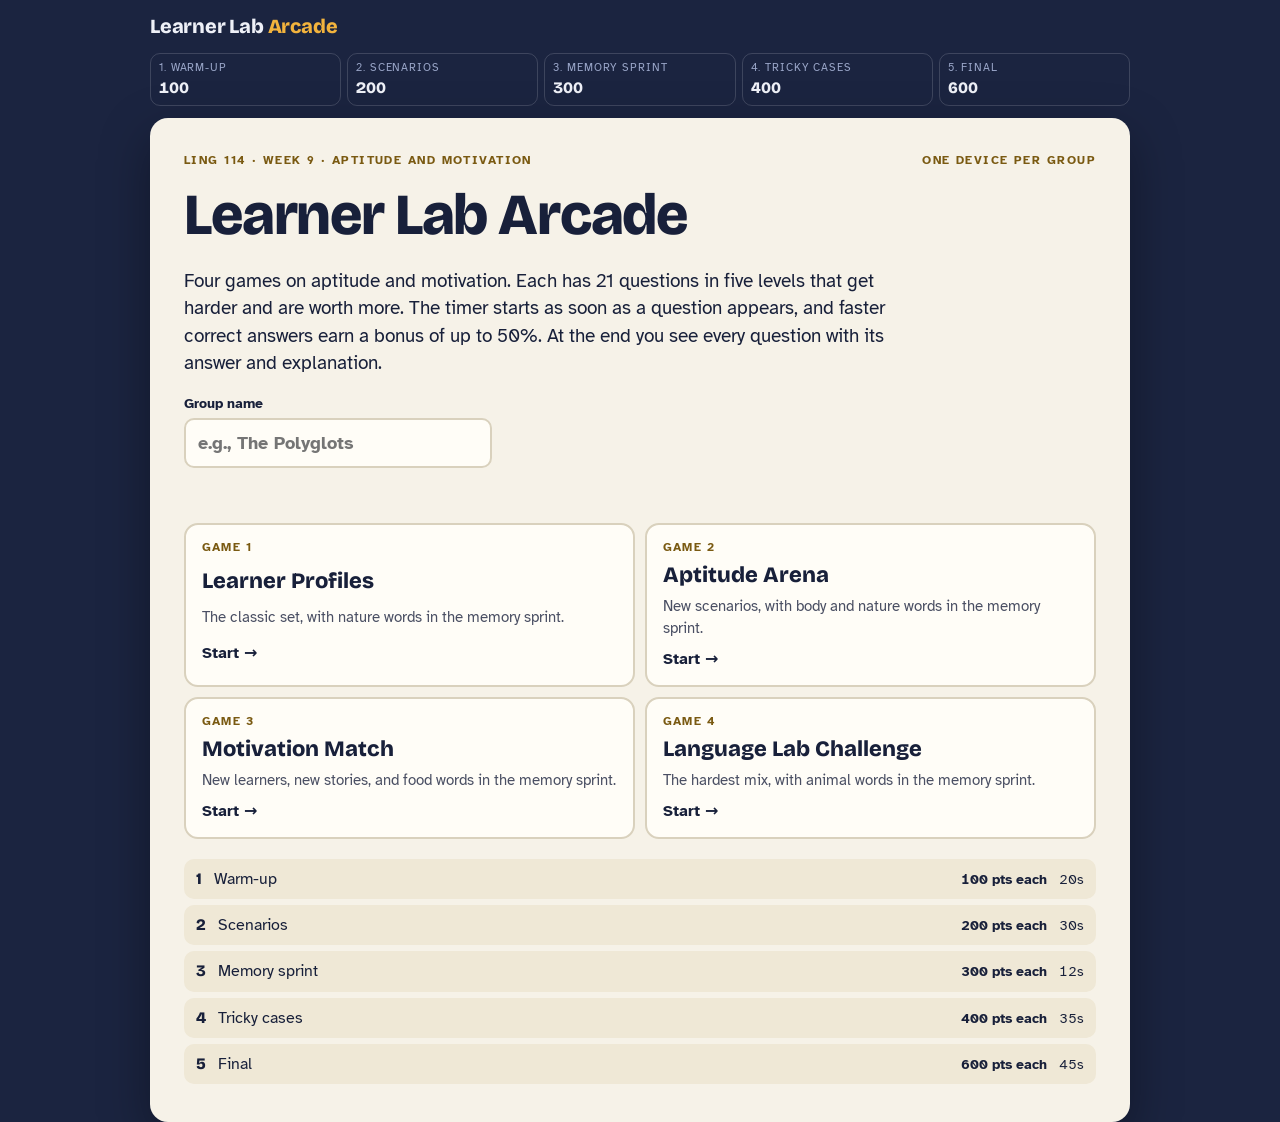
<file: learner-lab-arcade.html>
<!doctype html>
<html lang="en">
<head>
<meta charset="utf-8">
<meta name="viewport" content="width=device-width,initial-scale=1,viewport-fit=cover">
<style>[hidden]{display:none!important}</style>
</head>
<body>
<title>Learner Lab Arcade</title>
<meta name="claude:viewport-fit-sides" content="cover">
<link rel="preconnect" href="https://fonts.googleapis.com">
<link rel="preconnect" href="https://fonts.gstatic.com" crossorigin>
<link rel="stylesheet" href="https://fonts.googleapis.com/css2?family=Bricolage+Grotesque:opsz,wght@12..96,600;12..96,800&family=Atkinson+Hyperlegible:wght@400;700&family=Noto+Naskh+Arabic:wght@500;700&display=swap">
<style>
/* Layout: one group per device. A level ladder on top, one question card, a score/timer bar.
   One deliberate look (ink-blue stage, cream cards) so it reads the same on every screen in the room. */
:root{
  --stage:#1B2440; --stage-2:#232F52; --card:#F6F2E8; --card-ink:#18203A; --chalk:#EEF0F7; --muted:#9AA6C8;
  --saffron:#F2B33D; --good:#2FA36B; --bad:#D9534F; --line:rgba(238,240,247,.16); --cream-2:#EFE8D6; --edge:#D9D1BD;
  --display:"Bricolage Grotesque", "Arial Black", system-ui, sans-serif;
  --body:"Atkinson Hyperlegible", "Segoe UI", system-ui, sans-serif;
  --ku:"Noto Naskh Arabic", "Atkinson Hyperlegible", serif;
  color-scheme:dark;
}
*,*::before,*::after{box-sizing:border-box}
html,body{height:100%;background:var(--stage);color:var(--chalk)}
body{margin:0;font-family:var(--body);font-size:16px;line-height:1.45;padding-left:max(14px,env(safe-area-inset-left,0px));padding-right:max(14px,env(safe-area-inset-right,0px));padding-block:12px}
.app{max-width:980px;min-height:100%;margin:0 auto;display:grid;grid-template-rows:auto auto 1fr;gap:12px}
button,input{font:inherit;color:inherit}
:focus-visible{outline:3px solid var(--saffron);outline-offset:2px}

.top{display:flex;flex-wrap:wrap;gap:8px 16px;align-items:center;justify-content:space-between}
.brand{font-family:var(--display);font-weight:800;font-size:20px;letter-spacing:-.01em}
.brand span{color:var(--saffron)}
.who{font-size:14px;color:var(--muted)}
.who b{color:var(--chalk)}

/* level ladder */
.ladder{display:grid;grid-template-columns:repeat(5,minmax(0,1fr));gap:6px}
.rung{border:1px solid var(--line);border-radius:10px;padding:6px 8px;display:grid;gap:0;min-width:0}
.rung .lv{font-size:11px;letter-spacing:.08em;text-transform:uppercase;color:var(--muted);white-space:nowrap;overflow:hidden;text-overflow:ellipsis}
.rung .pt{font-family:var(--display);font-weight:800;font-size:16px;font-variant-numeric:tabular-nums}
.rung.on{background:var(--saffron);border-color:var(--saffron);color:var(--card-ink)}
.rung.on .lv{color:var(--card-ink)}
.rung.done{opacity:.55}
@media (max-width:520px){.rung .lv{display:none}}

/* status bar */
.bar{display:flex;align-items:center;gap:14px;flex-wrap:wrap}
.score{font-family:var(--display);font-weight:800;font-size:28px;font-variant-numeric:tabular-nums;color:var(--saffron)}
.score small{font-family:var(--body);font-weight:400;font-size:13px;color:var(--muted);margin-inline-start:6px}
.qcount{font-size:14px;color:var(--muted);font-variant-numeric:tabular-nums}
.tbar{flex:1;min-width:120px;height:12px;border-radius:999px;background:var(--stage-2);overflow:hidden;border:1px solid var(--line)}
.tbar i{display:block;height:100%;width:100%;background:var(--saffron);transform-origin:left;transition:transform .25s linear}
.tbar.low i{background:var(--bad)}
.tnum{font-family:var(--display);font-weight:800;font-size:22px;font-variant-numeric:tabular-nums;min-width:2.2em;text-align:end}

/* card */
.card{background:var(--card);color:var(--card-ink);border-radius:18px;padding:clamp(16px,3vw,34px);display:grid;gap:16px;align-content:start;box-shadow:0 18px 50px rgba(0,0,0,.35);min-width:0}
.eyebrow{font-size:12px;letter-spacing:.12em;text-transform:uppercase;font-weight:700;color:#7A5A12;display:flex;justify-content:space-between;gap:10px;flex-wrap:wrap}
.q{font-family:var(--display);font-weight:600;font-size:clamp(20px,2.7vw,32px);line-height:1.2;text-wrap:balance;margin:0}
.opts{display:grid;grid-template-columns:repeat(2,minmax(0,1fr));gap:10px}
@media (max-width:640px){.opts{grid-template-columns:1fr}}
.opt{display:flex;gap:12px;align-items:center;text-align:start;border:2px solid var(--edge);background:#FFFDF7;border-radius:12px;padding:12px 14px;font-size:clamp(16px,1.6vw,20px);cursor:pointer;min-width:0;color:var(--card-ink)}
.opt:hover:not(:disabled){border-color:var(--card-ink)}
.opt b{display:inline-grid;place-items:center;width:1.9em;height:1.9em;border-radius:50%;background:var(--card-ink);color:var(--card);font-size:.8em;flex:none}
.opt:disabled{cursor:default}
.opt.right{border-color:var(--good);background:#E3F4EA}.opt.right b{background:var(--good)}
.opt.picked-wrong{border-color:var(--bad);background:#F9E3E2}.opt.picked-wrong b{background:var(--bad)}
.opt.dim{opacity:.4}
.fb{border-radius:10px;padding:12px 14px;display:grid;gap:4px;font-size:clamp(15px,1.4vw,18px)}
.fb.ok{background:#E3F4EA;border-inline-start:5px solid var(--good)}
.fb.no{background:#F9E3E2;border-inline-start:5px solid var(--bad)}
.fb strong{font-family:var(--display);font-size:1.15em}
.actions{display:flex;gap:10px;flex-wrap:wrap;align-items:center}
.btn{border:0;border-radius:12px;padding:12px 20px;cursor:pointer;font-weight:700;background:var(--card-ink);color:var(--card);font-size:17px}
.btn.gold{background:var(--saffron);color:var(--card-ink)}
.btn:disabled{opacity:.4;cursor:default}
.ghost{background:transparent;border:2px solid var(--edge);color:var(--card-ink)}

/* start / level / end */
.hero h1{font-family:var(--display);font-weight:800;font-size:clamp(32px,5vw,58px);line-height:1;margin:0 0 8px;letter-spacing:-.02em}
.hero p{margin:0;max-width:60ch;font-size:clamp(16px,1.5vw,19px)}
.levels{display:grid;gap:6px;margin:4px 0}
.lrow{display:grid;grid-template-columns:auto 1fr auto auto;gap:12px;align-items:baseline;background:var(--cream-2);border-radius:10px;padding:8px 12px}
.lrow .n{font-family:var(--display);font-weight:800}
.lrow .p,.lrow .t{font-variant-numeric:tabular-nums;font-size:14px}
.lrow .p{font-weight:700}
@media (max-width:520px){.lrow{grid-template-columns:auto 1fr auto}.lrow .t{display:none}}
.field{display:grid;gap:4px;font-weight:700;font-size:14px;max-width:22em}
.field input{border:2px solid var(--edge);background:#FFFDF7;color:var(--card-ink);border-radius:10px;padding:10px 12px;font-size:18px}
.err{color:var(--bad);font-weight:700;min-height:1.2em;margin:0}
.big{font-family:var(--display);font-weight:800;font-size:clamp(44px,8vw,88px);line-height:1;font-variant-numeric:tabular-nums}
.stats{display:flex;gap:10px;flex-wrap:wrap}
.stat{background:var(--cream-2);border-radius:10px;padding:8px 12px;font-size:15px}
.stat b{font-family:var(--display);font-size:20px;display:block;font-variant-numeric:tabular-nums}
.review{display:grid;gap:8px}
.rv{background:#FFFDF7;border:1px solid var(--edge);border-radius:10px;padding:10px 12px;font-size:15px}
.rv .a{color:var(--good);font-weight:700}
.rv{display:grid;gap:4px;border-inline-start:5px solid var(--edge)}
.rv.rv-ok{border-inline-start-color:var(--good)}.rv.rv-no{border-inline-start-color:var(--bad)}
.rvh{display:flex;gap:10px;align-items:baseline;font-size:13px;font-weight:700}
.rvn{font-family:var(--display);font-size:16px}
.rv-ok .rvm{color:var(--good)}.rv-no .rvm{color:var(--bad)}
.rvp{margin-inline-start:auto;font-variant-numeric:tabular-nums;color:#5A5F73}
.rvq{font-weight:700}
.rvy{color:var(--bad)}
.rva b{color:var(--good)}
.rvw{color:#4A4F63}
.games{display:grid;grid-template-columns:repeat(2,minmax(0,1fr));gap:10px}
@media (max-width:640px){.games{grid-template-columns:1fr}}
.game{display:grid;gap:4px;text-align:start;border:2px solid var(--edge);background:#FFFDF7;color:var(--card-ink);border-radius:14px;padding:14px 16px;cursor:pointer;min-width:0}
.game:hover{border-color:var(--card-ink)}
.game .gn{font-size:12px;letter-spacing:.1em;text-transform:uppercase;font-weight:700;color:#7A5A12}
.game .gt{font-family:var(--display);font-weight:800;font-size:22px}
.game .gb{font-size:15px;color:#4A4F63}
.game .gs{font-weight:700;margin-top:4px}

/* memory */
.words{display:grid;grid-template-columns:repeat(4,minmax(0,1fr));gap:10px}
@media (max-width:760px){.words{grid-template-columns:repeat(2,minmax(0,1fr))}}
.word{border:2px solid var(--edge);background:#FFFDF7;border-radius:14px;padding:12px;display:grid;gap:2px;text-align:center;min-width:0}
.ku{font-family:var(--ku);font-size:clamp(26px,3vw,38px);line-height:1.35}
.lat{font-size:15px;color:#5A5F73}
.en{font-family:var(--display);font-weight:600;font-size:clamp(18px,1.8vw,24px)}
.qku{font-family:var(--ku);font-size:clamp(40px,6vw,64px);line-height:1.3;text-align:center}
.pop{animation:pop .4s ease}
@keyframes pop{50%{transform:scale(1.15)}}
@media (prefers-reduced-motion:reduce){.pop{animation:none}.tbar i{transition:none}}
</style>

<div class="app">
  <header class="top">
    <div class="brand">Learner Lab <span>Arcade</span></div>
    <div class="who" id="who"></div>
  </header>
  <nav class="ladder" id="ladder" aria-label="Levels"></nav>
  <main id="main" style="display:grid;gap:12px;align-content:start"></main>
</div>

<script>
(() => {
"use strict";
const $ = (id) => document.getElementById(id);
const esc = (s) => String(s).replace(/[&<>"]/g, (c) => ({"&":"&amp;","<":"&lt;",">":"&gt;",'"':"&quot;"}[c]));

/* ------------------------------ content ------------------------------ */
const LEVELS = [
  {name:"Warm-up", pts:100, sec:20, about:"Key terms from the handout."},
  {name:"Scenarios", pts:200, sec:30, about:"Read a learner's story. Which ability or motivation is it?"},
  {name:"Memory sprint", pts:300, sec:12, about:"Study 8 Sorani Kurdish words for 25 seconds, then pick their meanings. This is the MLAT's rote learning task."},
  {name:"Tricky cases", pts:400, sec:35, about:"Harder scenarios. Read every option carefully."},
  {name:"Final", pts:600, sec:45, about:"The three hardest questions."},
];
const GAMES = [
  {id:"a", name:"Learner Profiles", blurb:"The classic set, with nature words in the memory sprint.",
   q:[
  // Level 1
  {lv:0, q:"How did Carroll (1973) define language aptitude?", o:["The rate at which a person learns a language","Whether a person can learn a language at all","How many languages a person already speaks","A person's general intelligence"], a:0,
   why:"Aptitude is the rate of learning: everyone can learn, but some learn faster."},
  {lv:0, q:"What does MLAT stand for?", o:["Modern Language Aptitude Test","Multiple Language Achievement Test","Memory and Learning Ability Test","Modern Linguistics Assessment Tool"], a:0,
   why:"The Modern Language Aptitude Test (Carroll & Sapon, 1959) has five sub-tests."},
  {lv:0, q:"Learning a language to get a job or pass a test is…", o:["integrative motivation","instrumental motivation","the Resultative Hypothesis","grammatical sensitivity"], a:1,
   why:"Instrumental motivation means learning for a practical goal (Lukmani, 1972)."},
  {lv:0, q:"Which ability is described as \"a good ear\": hearing new sounds, linking them to symbols and remembering them?", o:["Rote learning ability","Inductive learning ability","Phonetic coding ability","Grammatical sensitivity"], a:2,
   why:"That is phonetic coding ability."},
  // Level 2
  {lv:1, q:"Tom sees un-happy, un-kind and un-safe for the first time, then correctly makes up un-tidy on his own. Which ability is this?", o:["Rote learning ability","Grammatical sensitivity","Inductive learning ability","Phonetic coding ability"], a:2,
   why:"Inductive learning ability: working out a rule from examples."},
  {lv:1, q:"Lucía learns 40 Turkish words from flashcards in one evening and remembers almost all of them the next morning. Which ability is this?", o:["Phonetic coding ability","Rote learning ability","Inductive learning ability","Grammatical sensitivity"], a:1,
   why:"Rote learning ability: memorizing new items, especially vocabulary."},
  {lv:1, q:"Priya has never heard the term \"relative clause,\" but she sees that in \"The cat that the dog chased ran away,\" the part \"that the dog chased\" tells us which cat. Which ability is this?", o:["General intelligence","Phonetic coding ability","Rote learning ability","Grammatical sensitivity"], a:3,
   why:"Grammatical sensitivity: seeing what job words do in a sentence, without grammar terms."},
  {lv:1, q:"Omar is learning Kurdish so he can talk with his grandparents and feel part of his family's culture. What kind of motivation is this?", o:["Integrative","Instrumental","Resultative","Achievement"], a:0,
   why:"Integrative motivation: connecting with a culture and its people (Gardner & Lambert, 1972)."},
  // Level 4
  {lv:3, q:"Aisha didn't care about German. Then her teacher praised her pronunciation in front of the class, and now she practices every day. Which idea explains this best?", o:["Integrative motivation","Phonetic coding ability","The Resultative Hypothesis","Instrumental motivation"], a:2,
   why:"The Resultative Hypothesis (Hermann, 1980): success can cause motivation, not only the other way round."},
  {lv:3, q:"Diego wants Portuguese for a job in Brazil, and also because he loves Brazilian music and wants friends there. What does his case show?", o:["Instrumental motivation always wins","Most learners have mixed motives, so the two-way split is too simple","He has no real motivation","Integrative motivation only applies to immigrants"], a:1,
   why:"Burstall et al. (1974): most learners have both kinds of reasons."},
  {lv:3, q:"Which of these is an ACHIEVEMENT test rather than an aptitude test?", o:["A test of how fast you learn an invented language","The MLAT's Paired Associates task","A test of how well you hear and spell new sounds","Your end-of-semester Spanish exam"], a:3,
   why:"An achievement test measures how well you have done. The other three predict how well you would do."},
  {lv:3, q:"Christopher has serious cognitive difficulties, yet he learned 15 to 20 languages. What does his case suggest?", o:["Only highly intelligent people can learn many languages","Language aptitude can be separate from general intelligence","Aptitude tests cannot measure language talent","Motivation matters more than aptitude"], a:1,
   why:"A talent for languages can exist apart from general mental ability."},
  {lv:3, q:"Two very intelligent students take different Spanish classes: one explains grammar rules, the other uses audiolingual drills with little explanation. Where does their intelligence help most?", o:["In the drill class","Equally in both","In neither","In the rule-explaining class"], a:3,
   why:"Intelligent learners did better in rule-based classes, but not in audiolingual ones."},
  // Level 5
  {lv:4, q:"You may test only ONE MLAT ability to predict who will learn fastest. According to Skehan (1989), which should you choose?", o:["Rote learning ability","Phonetic coding ability","Inductive learning ability","Grammatical sensitivity"], a:3,
   why:"Grammatical sensitivity is the strongest MLAT predictor."},
  {lv:4, q:"A classmate says: \"My aptitude score was low, so I'll never learn a language.\" Which response fits Carroll's definition?", o:["Everyone can learn; aptitude is about how fast, not whether","That's right: low aptitude means you can't learn","Aptitude only matters for children","Only intelligence matters"], a:0,
   why:"Aptitude is the rate of learning, not a limit on it."},
  {lv:4, q:"Why did aptitude testing fall out of favor after 1970?", o:["The tests took too long to give","It closed doors on learners who might have succeeded anyway","The tests only worked with adults","The tests only measured vocabulary"], a:1,
   why:"It revived in the 1990s with the idea of different aptitudes for different skills and stages."},
],
   words:[
  ["گوڵ","gul","flower"],["مانگ","mang","moon"],["بەفر","befr","snow"],["چیا","çiya","mountain"],
  ["باران","baran","rain"],["ئەستێرە","estêre","star"],["دەریا","derya","sea"],["هەور","hewr","cloud"],
],
   ask:[1, 5, 3, 7, 2]},
  {id:"b", name:"Aptitude Arena", blurb:"New scenarios, with body and nature words in the memory sprint.",
   q:[
  // Level 1
  {lv:0, q:"Which kind of test predicts how well someone WOULD do in learning a new language?", o:["An aptitude test","An achievement test","A final exam","A proficiency interview"], a:0,
   why:"Aptitude tests predict; achievement (proficiency) tests measure what you have already learned."},
  {lv:0, q:"Who created the Modern Language Aptitude Test (MLAT)?", o:["Gardner and Lambert","Carroll and Sapon","Skehan","Burstall and colleagues"], a:1,
   why:"Carroll and Sapon published the MLAT in 1959."},
  {lv:0, q:"Learning a language so you can belong to a community and connect with its people is…", o:["instrumental motivation","the Resultative Hypothesis","integrative motivation","rote learning"], a:2,
   why:"That is integrative motivation (Gardner & Lambert, 1972)."},
  {lv:0, q:"Which MLAT ability is about memorizing new items, such as vocabulary, quickly?", o:["Grammatical sensitivity","Inductive learning ability","Phonetic coding ability","Rote learning ability"], a:3,
   why:"Rote learning ability: memorizing new items, especially words."},
  // Level 2
  {lv:1, q:"Marta hears the difference between Hindi \"kh\" and plain \"k\" right away, writes them with different letters, and still remembers them a week later. Which ability is this?", o:["Phonetic coding ability","Rote learning ability","Grammatical sensitivity","General intelligence"], a:0,
   why:"Phonetic coding ability: hearing new sounds, linking them to symbols, and remembering them."},
  {lv:1, q:"Sam sees gato/gatos, perro/perros and casa/casas in Spanish. Without being told, he turns libro into libros. Which ability is this?", o:["Phonetic coding ability","Inductive learning ability","Rote learning ability","Instrumental motivation"], a:1,
   why:"Inductive learning ability: working out a rule from examples."},
  {lv:1, q:"Jin can't name the grammar term, but he notices that \"quickly\" in \"She ran quickly\" does the same job as \"carefully\" in \"He drove carefully.\" Which ability is this?", o:["Rote learning ability","Inductive learning ability","Grammatical sensitivity","Phonetic coding ability"], a:2,
   why:"Grammatical sensitivity: noticing what job words do in a sentence."},
  {lv:1, q:"Fatima is studying English only to pass the IELTS exam so she can enter nursing school in Canada. What kind of motivation is this?", o:["Integrative","Mixed","Resultative","Instrumental"], a:3,
   why:"Instrumental motivation: learning to reach a practical goal."},
  // Level 4
  {lv:3, q:"Leo had a low MLAT score but studied Italian every day and reached an advanced level after two years. A classmate with a high score got there in one year. Which statement fits Carroll's view?", o:["Aptitude affected how fast they learned, not whether they could","Leo's test must have been wrong","Aptitude decides how far each learner can go","Motivation has no effect on learning"], a:0,
   why:"Carroll: aptitude is the rate of learning. Everyone can learn, some faster."},
  {lv:3, q:"A philosophy graduate student does very well in a Latin class that explains grammar rules, but only average in a drill-based audiolingual Spanish class. What best explains this?", o:["She has low language aptitude","General intelligence helps mostly in methods that explain rules","She has only instrumental motivation","Audiolingual classes need grammatical sensitivity"], a:1,
   why:"Intelligence mainly helps in rule-based methods, not in audiolingual drills."},
  {lv:3, q:"Nadia started Arabic for her job. After making friends at a community center, she now also studies to talk with them. What does her case show?", o:["The Resultative Hypothesis","Low aptitude","Learners often have mixed motives, so the two-way split is too simple","Instrumental motivation disappears over time"], a:2,
   why:"Burstall et al. (1974): most learners have both kinds of reasons, and they can change."},
  {lv:3, q:"Carlos disliked his French teacher and skipped homework. A new teacher arrived with tasks he enjoys, and now he studies much more. Which concept explains the change?", o:["His aptitude improved","His rote learning got faster","He became an integrative learner","His attitudes toward the teacher and tasks raised his motivation"], a:3,
   why:"Attitudes toward the teacher, class and tasks are closely tied to motivation."},
  {lv:3, q:"After scoring 95% on her first vocabulary quiz, Mei felt proud and doubled her study time. Which idea explains this best?", o:["The Resultative Hypothesis","Integrative motivation","Phonetic coding ability","Inductive learning ability"], a:0,
   why:"Hermann (1980): success can cause motivation, not only the other way round."},
  // Level 5
  {lv:4, q:"Skehan's 1989 review asked which MLAT component predicts language-learning success best. What did he find?", o:["Rote learning ability","Grammatical sensitivity","Phonetic coding ability","Inductive learning ability"], a:1,
   why:"Grammatical sensitivity was the strongest predictor."},
  {lv:4, q:"Aptitude research came back in the 1990s. Which new idea came with it?", o:["Aptitude tests should decide who may study languages","Aptitude is the same as intelligence","Motivation does not matter","There are different aptitudes for different skills and stages of learning"], a:3,
   why:"After falling out of favor around 1970 for closing doors on learners, aptitude research returned with this idea."},
  {lv:4, q:"Which pair is matched correctly?", o:["MLAT: measures what you have learned · Final exam: predicts how you will do","MLAT: predicts how you would do · Final exam: measures how you have done","Both predict how you would do","Both measure what you have learned"], a:1,
   why:"The MLAT is an aptitude test (predicts); a final exam is an achievement test (measures)."},
],
   words:[
  ["ئاگر","agir","fire"],["بەرد","berd","stone"],["گوێ","gwê","ear"],["دەست","dest","hand"],
  ["چاو","çaw","eye"],["ماسی","masî","fish"],["کانی","kanî","spring (of water)"],["باڵندە","bałinde","bird"],
],
   ask:[2, 7, 0, 5, 4]},
  {id:"c", name:"Motivation Match", blurb:"New learners, new stories, and food words in the memory sprint.",
   q:[
    {lv:0, q:"According to the handout, what are individual differences?", o:["Learner variables that explain why some people learn languages faster than others","Differences between languages that make some harder to learn","Differences between teaching methods","Differences between aptitude tests"], a:0,
     why:"Individual differences are learner variables: cognitive, affective or personality-based."},
    {lv:0, q:"Which researchers introduced the distinction between integrative and instrumental motivation?", o:["Carroll and Sapon","Gardner and Lambert","Skehan","Hermann"], a:1,
     why:"Gardner and Lambert (1972)."},
    {lv:0, q:"Working out patterns and rules from examples is called…", o:["rote learning ability","phonetic coding ability","inductive learning ability","grammatical sensitivity"], a:2,
     why:"Inductive learning ability: working out a rule from examples, such as how numbers are built in a new language."},
    {lv:0, q:"What does the Resultative Hypothesis claim?", o:["Motivation always comes before success","Aptitude decides results","Results depend only on the teacher","Success can cause motivation"], a:3,
     why:"Hermann (1980): doing well can make you want to study more."},
    {lv:1, q:"Ana is learning Korean so she can follow her K-drama fan community and make friends at fan meetups. What kind of motivation is this?", o:["Integrative","Instrumental","Resultative","Achievement"], a:0,
     why:"Integrative motivation: connecting with a culture and its people, or belonging to a community."},
    {lv:1, q:"Kwame memorized all 46 Japanese hiragana characters in one weekend using flashcards. Which ability does this show most clearly?", o:["Grammatical sensitivity","Rote learning ability","Inductive learning ability","General intelligence"], a:1,
     why:"Rote learning ability: memorizing many new items quickly."},
    {lv:1, q:"In a listening task, Elif hears made-up words like \"tak\" and \"taak\" and matches each one to the right spelling. Which ability is this?", o:["Rote learning ability","Grammatical sensitivity","Phonetic coding ability","Inductive learning ability"], a:2,
     why:"Phonetic coding ability: hearing sounds and linking them to symbols."},
    {lv:1, q:"Raj is learning Mandarin because his company is opening an office in Shanghai and he wants the manager position there. What kind of motivation is this?", o:["Integrative","Mixed","Resultative","Instrumental"], a:3,
     why:"Instrumental motivation: learning for a practical goal like a job."},
    {lv:3, q:"Yusuf barely participated in English class. After the teacher switched to group projects he enjoys, he started studying every night. Which concept explains this best?", o:["His attitudes toward the class tasks changed his motivation","His aptitude increased","He became an instrumental learner","His phonetic coding improved"], a:0,
     why:"Attitudes toward the class and its tasks are closely tied to motivation."},
    {lv:3, q:"Which example shows general intelligence helping, rather than language aptitude?", o:["Memorizing 30 new words in ten minutes","Quickly understanding a long explanation of the subjunctive rules","Hearing the difference between two tones","Wanting to make friends in a new country"], a:1,
     why:"Intelligence mainly helps with methods that rely on explaining and learning rules."},
    {lv:3, q:"Sara is learning Italian to win a scholarship and to talk with her Italian grandmother. Which statement fits best?", o:["She is only instrumentally motivated","She is only integratively motivated","Like most learners, she has mixed motives","She has low aptitude"], a:2,
     why:"Burstall et al. (1974): most learners have both kinds of reasons."},
    {lv:3, q:"Lena failed her first Arabic quiz, felt discouraged, and started skipping class. Which idea describes this pattern?", o:["Integrative motivation","Phonetic coding ability","Grammatical sensitivity","The Resultative Hypothesis, working in reverse"], a:3,
     why:"If success can raise motivation, failure can lower it. Results affect motivation."},
    {lv:3, q:"Which statement about aptitude is FALSE?", o:["Aptitude is separate from general intelligence","Aptitude predicts how fast someone learns","People with low aptitude cannot learn a language","The MLAT has five sub-tests"], a:2,
     why:"Carroll: everyone can learn; aptitude affects the rate."},
    {lv:4, q:"A researcher in the 1990s designs separate aptitude tests for listening, speaking and grammar. Which idea is she following?", o:["There are different aptitudes for different skills and stages","Aptitude is the same as intelligence","Aptitude tests should decide who may learn","Motivation does not matter"], a:0,
     why:"Aptitude research revived in the 1990s with this idea."},
    {lv:4, q:"The MLAT task where you find the word that does the same job as a capitalized word is called… and it measures…", o:["Spelling Clues; phonetic coding ability","Words in Sentences; grammatical sensitivity","Paired Associates; rote learning ability","Words in Sentences; inductive learning ability"], a:1,
     why:"Words in Sentences measures grammatical sensitivity, the strongest MLAT predictor (Skehan, 1989)."},
    {lv:4, q:"Why did Burstall et al. (1974) criticize the integrative/instrumental distinction?", o:["Integrative motivation does not exist","Instrumental learners always fail","Motivation cannot be measured","Most learners have both kinds of reasons, so the split is too simple"], a:3,
     why:"Real learners usually mix practical and social reasons."},
   ],
   words:[["هەنار","henar","pomegranate"],["ترێ","trê","grape"],["پەنیر","penîr","cheese"],["چا","ça","tea"],
          ["گۆشت","goşt","meat"],["هێلکە","hêlke","egg"],["برنج","brinc","rice"],["خوێ","xwê","salt"]],
   ask:[0, 2, 5, 7, 4]},
  {id:"d", name:"Language Lab Challenge", blurb:"The hardest mix, with animal words in the memory sprint.",
   q:[
    {lv:0, q:"An achievement test measures…", o:["how fast you will learn","how well you have done","how intelligent you are","how motivated you are"], a:1,
     why:"Achievement (proficiency) tests measure what you have learned; aptitude tests predict."},
    {lv:0, q:"Motivation is which type of individual difference?", o:["Cognitive","Personality-based","Affective","Physical"], a:2,
     why:"Motivation and attitudes are affective differences; intelligence and aptitude are cognitive."},
    {lv:0, q:"Who defined language aptitude as the rate at which a person learns?", o:["Carroll (1973)","Gardner and Lambert (1972)","Hermann (1980)","Lukmani (1972)"], a:0,
     why:"Carroll (1973)."},
    {lv:0, q:"Lukmani (1972) studied learners of English for jobs and university. Which motivation is this?", o:["Integrative","Resultative","Mixed","Instrumental"], a:3,
     why:"Learning for a job, a test or university study is instrumental motivation."},
    {lv:1, q:"Hiro sees Swahili ninasoma \"I read,\" unasoma \"you read,\" ninaandika \"I write.\" He correctly produces unaandika \"you write.\" Which ability is this?", o:["Rote learning ability","Phonetic coding ability","Inductive learning ability","Grammatical sensitivity"], a:2,
     why:"Inductive learning ability: working out the pattern from examples."},
    {lv:1, q:"Grace sees the made-up spelling \"fone\" and immediately recognizes the word \"phone,\" like recognizing that \"luv\" spells love. Which ability is this?", o:["Phonetic coding ability","Rote learning ability","Grammatical sensitivity","Inductive learning ability"], a:0,
     why:"Phonetic coding: linking sounds and spellings. The MLAT's Spelling Clues task works this way."},
    {lv:1, q:"Pablo is learning French so he can talk with his partner's family at dinner and feel included. What kind of motivation is this?", o:["Instrumental","Integrative","Resultative","Achievement"], a:1,
     why:"Integrative motivation: feeling part of a community and its people."},
    {lv:1, q:"Dana learns 15 new Hebrew words every morning on the bus and remembers all of them that night. Which ability is this?", o:["Grammatical sensitivity","Inductive learning ability","Phonetic coding ability","Rote learning ability"], a:3,
     why:"Rote learning ability: memorizing new vocabulary."},
    {lv:3, q:"Mateo says: \"I keep studying Japanese because the class activities are fun and the teacher is kind.\" Which concept is he describing?", o:["Attitudes toward the class and teacher","Language aptitude","Instrumental motivation","Inductive learning ability"], a:0,
     why:"Attitudes toward the teacher, class and tasks are tied to motivation."},
    {lv:3, q:"Ali's general intelligence is average, but he picks up new languages remarkably quickly. What does this show?", o:["Aptitude is the same as intelligence","Language aptitude can be separate from general intelligence","Intelligence predicts language success best","He must have integrative motivation"], a:1,
     why:"Like Christopher, the savant who learned 15–20 languages: aptitude is a talent of its own."},
    {lv:3, q:"After passing her first German exam, Ingrid felt capable and signed up for the next level right away. Which idea does this support?", o:["Integrative motivation","Grammatical sensitivity","The Resultative Hypothesis","Instrumental motivation"], a:2,
     why:"Success raised her motivation (Hermann, 1980)."},
    {lv:3, q:"Words in Sentences: in \"The DOG barked loudly,\" which part of \"My old neighbor sold the house\" does the same job as DOG?", o:["sold","the house","old","My old neighbor"], a:3,
     why:"DOG is the subject; \"My old neighbor\" is the subject of the second sentence. This tests grammatical sensitivity."},
    {lv:3, q:"Which statement shows mixed motivation?", o:["\"I learn Spanish for my career and because I love Latin American culture.\"","\"I learn Spanish only to pass my exam.\"","\"I learn Spanish only to make Mexican friends.\"","\"I don't know why I learn Spanish.\""], a:0,
     why:"It combines a practical goal (career) with a social one (culture)."},
    {lv:4, q:"Which description of the MLAT is accurate?", o:["An achievement test of what students learned in class","A test of general intelligence","An aptitude test with five sub-tests (Carroll & Sapon, 1959) that predicts how quickly someone will learn","A motivation questionnaire"], a:2,
     why:"The MLAT is an aptitude test: it predicts rather than measures what was learned."},
    {lv:4, q:"Which pair matches each motivation with an example from the handout?", o:["Integrative: learning English for a job · Instrumental: learning Mandarin to feel at home","Integrative: learning Mandarin to feel at home in a new country · Instrumental: learning English for university","Both: learning for a test","Both: making friends"], a:1,
     why:"Integrative is about belonging; instrumental is about a practical goal."},
    {lv:4, q:"What was the main reason aptitude testing fell out of favor after 1970?", o:["It closed doors on learners who might have succeeded anyway","The tests were too expensive","Researchers proved aptitude does not exist","The tests only worked in English"], a:0,
     why:"Using scores to exclude learners was seen as unfair; research revived in the 1990s."},
   ],
   words:[["ئەسپ","esp","horse"],["مەڕ","meř","sheep"],["بزن","bizin","goat"],["مریشک","mirîşk","chicken"],
          ["گا","ga","ox"],["ورچ","wirç","bear"],["گورگ","gurg","wolf"],["ڕێوی","řêwî","fox"]],
   ask:[6, 1, 3, 7, 5]},
];
const STUDY_SECONDS = 25;

const G = () => GAMES[S.g];
/* Build the run: levels in order; memory level = study screen + questions */
function buildRun(g) {
  const run = [], {q: Q, words: WORDS, ask: MEMORY_ASKED} = GAMES[g];
  LEVELS.forEach((L, lv) => {
    run.push({kind:"level", lv});
    if (lv === 2) {
      run.push({kind:"study"});
      for (const w of MEMORY_ASKED) {
        const others = shuffle(WORDS.map((x, k) => k).filter((k) => k !== w)).slice(0, 3);
        const opts = shuffle([w, ...others]);
        run.push({kind:"q", lv, mem:w, o:opts.map((k) => WORDS[k][2]), a:opts.indexOf(w),
                  q:`What does this word mean?`, why:`${WORDS[w][0]} (${WORDS[w][1]}) means "${WORDS[w][2]}".`});
      }
    } else {
      for (const item of Q.filter((x) => x.lv === lv)) {
        const order = shuffle([0, 1, 2, 3]);
        run.push({kind:"q", lv, q:item.q, o:order.map((k) => item.o[k]), a:order.indexOf(item.a), why:item.why});
      }
    }
  });
  run.push({kind:"end"});
  return run;
}
function shuffle(a) { a = a.slice(); for (let i = a.length - 1; i > 0; i--) { const j = Math.floor(Math.random() * (i + 1)); [a[i], a[j]] = [a[j], a[i]]; } return a; }

/* ------------------------------ state ------------------------------ */
const store = {
  get(k, f) { try { const v = localStorage.getItem("lps4:" + k); return v == null ? f : JSON.parse(v); } catch (e) { return f; } },
  set(k, v) { try { localStorage.setItem("lps4:" + k, JSON.stringify(v)); } catch (e) {} },
  del(k) { try { localStorage.removeItem("lps4:" + k); } catch (e) {} },
};
let S = null;               // {team, run, i, score, answers:[{i, correct, pts}], started, answered, deadline}
let tick = null;
const TOTAL_Q = () => S.run.filter((x) => x.kind === "q").length;
const maxBase = () => S.run.filter((x) => x.kind === "q").reduce((t, x) => t + LEVELS[x.lv].pts, 0);

function save() { store.set("game", S); }

/* ------------------------------ render ------------------------------ */
function renderLadder() {
  const cur = S ? S.run[S.i] : null;
  const curLv = cur && cur.lv != null ? cur.lv : (cur && cur.kind === "study" ? 2 : (cur && cur.kind === "end" ? 5 : -1));
  $("ladder").innerHTML = LEVELS.map((L, k) => `<div class="rung${k === curLv ? " on" : ""}${k < curLv ? " done" : ""}"><span class="lv">${k + 1}. ${esc(L.name)}</span><span class="pt">${L.pts}</span></div>`).join("");
  $("who").innerHTML = S && S.team ? `${esc(GAMES[S.g].name)} · Group: <b>${esc(S.team)}</b>` : "";
}

function barHTML(showTimer) {
  const qi = S.run.slice(0, S.i + 1).filter((x) => x.kind === "q").length;
  return `<div class="bar">
    <span class="score" id="score">${S.score}<small>points</small></span>
    <span class="qcount">${S.run[S.i].kind === "q" ? `Question ${qi} of ${TOTAL_Q()}` : `${qi} of ${TOTAL_Q()} answered`}</span>
    ${showTimer ? `<span class="tbar" id="tbar"><i id="tfill"></i></span><span class="tnum" id="tnum"></span>` : ""}
  </div>`;
}

function render() {
  stopTick();
  renderLadder();
  const m = $("main");
  if (!S) {
    m.innerHTML = `<section class="card hero">
      <div class="eyebrow"><span>LING 114 · Week 9 · Aptitude and motivation</span><span>One device per group</span></div>
      <h1>Learner Lab Arcade</h1>
      <p>Four games on aptitude and motivation. Each has 21 questions in five levels that get harder and are worth more. The timer starts as soon as a question appears, and faster correct answers earn a bonus of up to 50%. At the end you see every question with its answer and explanation.</p>
      <label class="field" for="team">Group name<input id="team" maxlength="28" autocomplete="off" placeholder="e.g., The Polyglots"></label>
      <p class="err" id="err"></p>
      <div class="games">${GAMES.map((g, k) => `<button type="button" class="game" data-g="${k}"><span class="gn">Game ${k + 1}</span><span class="gt">${esc(g.name)}</span><span class="gb">${esc(g.blurb)}</span><span class="gs">Start →</span></button>`).join("")}</div>
      <div class="levels">${LEVELS.map((L, k) => `<div class="lrow"><span class="n">${k + 1}</span><span>${esc(L.name)}</span><span class="p">${L.pts} pts each</span><span class="t">${L.sec}s</span></div>`).join("")}</div>
    </section>`;
    const begin = (g) => {
      const t = $("team").value.trim();
      if (!t) { $("err").textContent = "Type your group's name first, then choose a game."; $("team").focus(); return; }
      S = {g, team: t, run: buildRun(g), i: 0, score: 0, answers: [], answered: null, deadline: 0, started: Date.now()};
      save(); render();
    };
    m.querySelectorAll(".game").forEach((b) => b.addEventListener("click", () => begin(+b.dataset.g)));
    return;
  }
  const c = S.run[S.i];
  if (c.kind === "level") {
    const L = LEVELS[c.lv], n = S.run.filter((x) => x.kind === "q" && x.lv === c.lv).length;
    m.innerHTML = `${barHTML(false)}<section class="card hero">
      <div class="eyebrow"><span>Level ${c.lv + 1} of ${LEVELS.length}</span><span>${n} questions · ${L.pts} points each · ${L.sec}s per question</span></div>
      <h1>${esc(L.name)}</h1>
      <p>${esc(L.about)}</p>
      <div class="actions"><button class="btn gold" id="go">${c.lv === 2 ? "Show the words" : "Start level"}</button></div>
    </section>`;
    $("go").addEventListener("click", next); $("go").focus();
  } else if (c.kind === "study") {
    if (!S.deadline) { S.deadline = Date.now() + STUDY_SECONDS * 1000; save(); }
    m.innerHTML = `${barHTML(true)}<section class="card">
      <div class="eyebrow"><span>Level 3 · Memory sprint</span><span>Study now</span></div>
      <h2 class="q">Remember what each word means</h2>
      <div class="words">${G().words.map(([ku, lat, en]) => `<div class="word"><span class="ku" lang="ckb" dir="rtl">${ku}</span><span class="lat">${lat}</span><span class="en">${en}</span></div>`).join("")}</div>
      <div class="actions"><button class="btn ghost" id="ready">We're ready</button></div>
    </section>`;
    $("ready").addEventListener("click", next);
    startTick(STUDY_SECONDS, next);
  } else if (c.kind === "q") {
    const L = LEVELS[c.lv], done = S.answered;
    if (!done && !S.deadline) { S.deadline = Date.now() + L.sec * 1000; save(); }
    const head = c.mem != null
      ? `<h2 class="q">${esc(c.q)}</h2><div class="qku" lang="ckb" dir="rtl">${G().words[c.mem][0]}</div>`
      : `<h2 class="q">${esc(c.q)}</h2>`;
    let fb = "";
    if (done) {
      const ok = done.correct;
      fb = `<div class="fb ${ok ? "ok" : "no"}"><strong>${ok ? `Correct! +${done.pts}` : (done.timeout ? "Time's up. +0" : "Not quite. +0")}</strong><span>${esc(c.why)}</span></div>`;
    }
    m.innerHTML = `${barHTML(!done)}<section class="card">
      <div class="eyebrow"><span>Level ${c.lv + 1} · ${esc(L.name)}</span><span>${L.pts} points</span></div>
      ${head}
      <div class="opts">${c.o.map((o, k) => {
        let cls = "";
        if (done) cls = k === c.a ? " right" : (k === done.pick ? " picked-wrong" : " dim");
        return `<button type="button" class="opt${cls}" data-k="${k}"${done ? " disabled" : ""}><b>${"ABCD"[k]}</b><span>${esc(o)}</span></button>`;
      }).join("")}</div>
      ${fb}
      ${done ? `<div class="actions"><button class="btn gold" id="nextq">${S.run[S.i + 1].kind === "end" ? "See our score" : "Next question"}</button></div>` : ""}
    </section>`;
    if (done) { $("nextq").addEventListener("click", next); $("nextq").focus(); }
    else {
      m.querySelectorAll(".opt").forEach((b) => b.addEventListener("click", () => answer(+b.dataset.k)));
      startTick(L.sec, () => answer(-1));
    }
  } else if (c.kind === "end") {
    const right = S.answers.filter((a) => a.correct).length, total = TOTAL_Q();
    const secs = Math.round(((S.finished || Date.now()) - S.started) / 1000);
    if (!S.finished) { S.finished = Date.now(); save(); }
    const pct = S.score / (maxBase() * 1.5);
    const title = pct > .75 ? "Aptitude legends" : pct > .55 ? "Polyglots in training" : pct > .35 ? "Rising learners" : "Motivated beginners";
    const W = G().words;
    const review = S.answers.map((a, n) => {
      const c = S.run[a.i];
      const prompt = c.mem != null ? `What does ${W[c.mem][0]} (${W[c.mem][1]}) mean?` : c.q;
      const yours = a.pick == null ? "" : (a.pick < 0 ? "No answer (time ran out)" : c.o[a.pick]);
      return `<div class="rv ${a.correct ? "rv-ok" : "rv-no"}">
        <div class="rvh"><span class="rvn">${n + 1}</span><span class="rvm">${a.correct ? "✓ Correct" : "✗ Wrong"}</span><span class="rvp">+${a.pts}</span></div>
        <div class="rvq">${esc(prompt)}</div>
        ${a.correct ? "" : `<div class="rvy">Your answer: ${esc(yours)}</div>`}
        <div class="rva">Correct answer: <b>${esc(c.o[c.a])}</b></div>
        <div class="rvw">${esc(c.why)}</div>
      </div>`;
    }).join("");
    m.innerHTML = `<section class="card hero">
      <div class="eyebrow"><span>${esc(G().name)} · Final score · ${esc(S.team)}</span><span>Show this screen to your instructor</span></div>
      <div class="big">${S.score}</div>
      <h1 style="font-size:clamp(24px,3vw,36px)">${title}</h1>
      <div class="stats">
        <div class="stat"><b>${right} / ${total}</b>correct</div>
        <div class="stat"><b>${Math.floor(secs / 60)}:${String(secs % 60).padStart(2, "0")}</b>total time</div>
        <div class="stat"><b>${S.answers.reduce((t, a) => t + (a.bonus || 0), 0)}</b>speed bonus</div>
      </div>
      <h2 class="q" style="font-size:22px">All questions, answers and explanations</h2>
      <div class="review">${review}</div>
      <div class="actions"><button class="btn ghost" id="again">Back to the four games</button></div>
    </section>`;
    $("again").addEventListener("click", () => { if ($("again").dataset.sure) { store.del("game"); S = null; render(); } else { $("again").dataset.sure = "1"; $("again").textContent = "Leave this score? Click again to go back"; } });
  }
}

/* ------------------------------ timer & answers ------------------------------ */
function startTick(sec, onEnd) {
  const paint = () => {
    const left = Math.max(0, (S.deadline - Date.now()) / 1000);
    const f = $("tfill"), n = $("tnum"), bar = $("tbar");
    if (f) f.style.transform = `scaleX(${left / sec})`;
    if (n) n.textContent = Math.ceil(left);
    if (bar) bar.classList.toggle("low", left <= 5);
    if (left <= 0) { stopTick(); onEnd(); }
  };
  paint();
  tick = setInterval(paint, 250);
}
function stopTick() { if (tick) { clearInterval(tick); tick = null; } }

function answer(k) {
  const c = S.run[S.i];
  if (S.answered) return;
  stopTick();
  const L = LEVELS[c.lv];
  const left = Math.max(0, (S.deadline - Date.now()) / 1000);
  const correct = k === c.a;
  const bonus = correct ? Math.round(L.pts * 0.5 * Math.min(1, left / L.sec) / 10) * 10 : 0;
  const pts = correct ? L.pts + bonus : 0;
  S.score += pts;
  S.answered = {pick: k, correct, pts, bonus, timeout: k < 0};
  S.answers.push({i: S.i, correct, pts, bonus, pick: k});
  save(); render();
  const sc = $("score"); if (sc && pts) sc.classList.add("pop");
}

function next() {
  stopTick();
  S.i = Math.min(S.i + 1, S.run.length - 1);
  S.answered = null; S.deadline = 0;
  save(); render();
}

/* ------------------------------ boot ------------------------------ */
function start(data) {
  const saved = (data && data.S) || store.get("game", null);
  if (saved && Array.isArray(saved.run) && saved.run.length && GAMES[saved.g]) S = saved;
  render();
}
try { window.claude?.hot?.snapshot?.(() => ({S})); } catch (e) {}
window.claude?.hot?.ready ? window.claude.hot.ready(start) : start(window.claude?.hot?.data ?? {});
})();
</script>

</body>
</html>
</file>
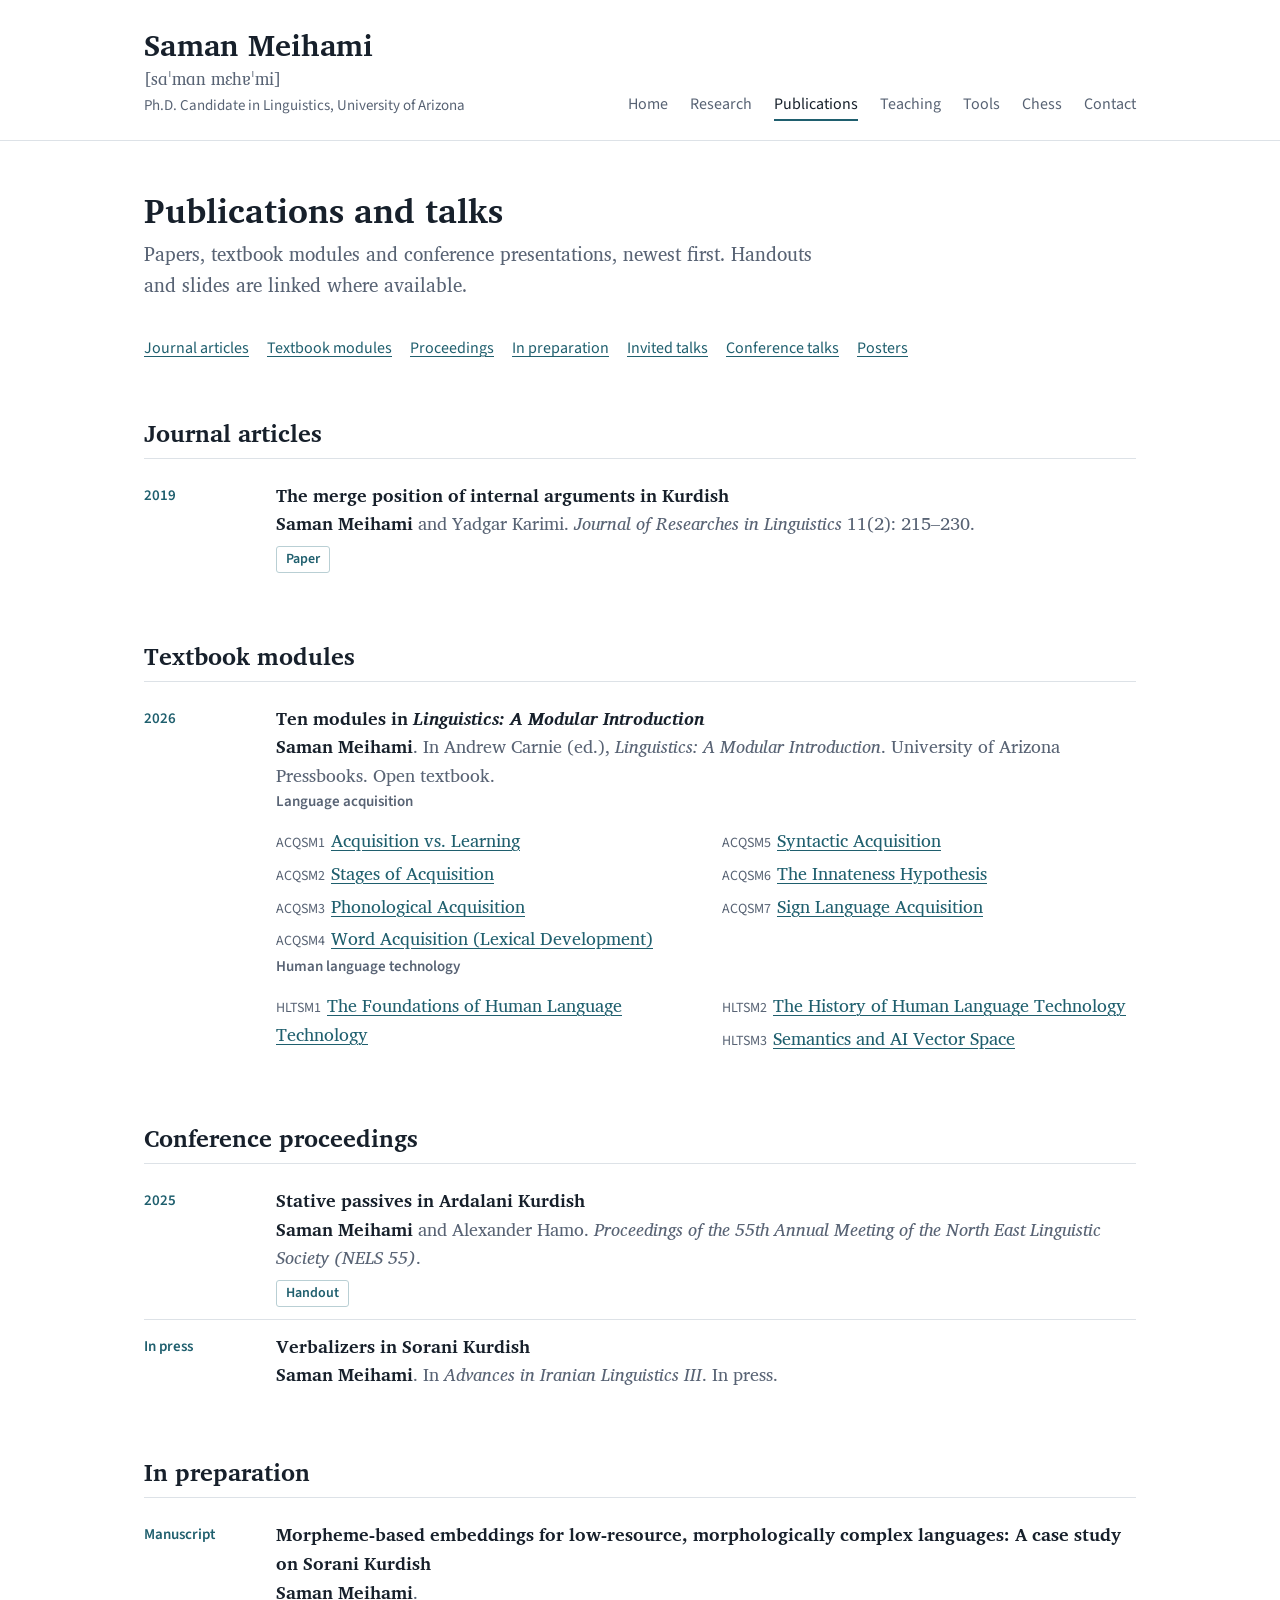
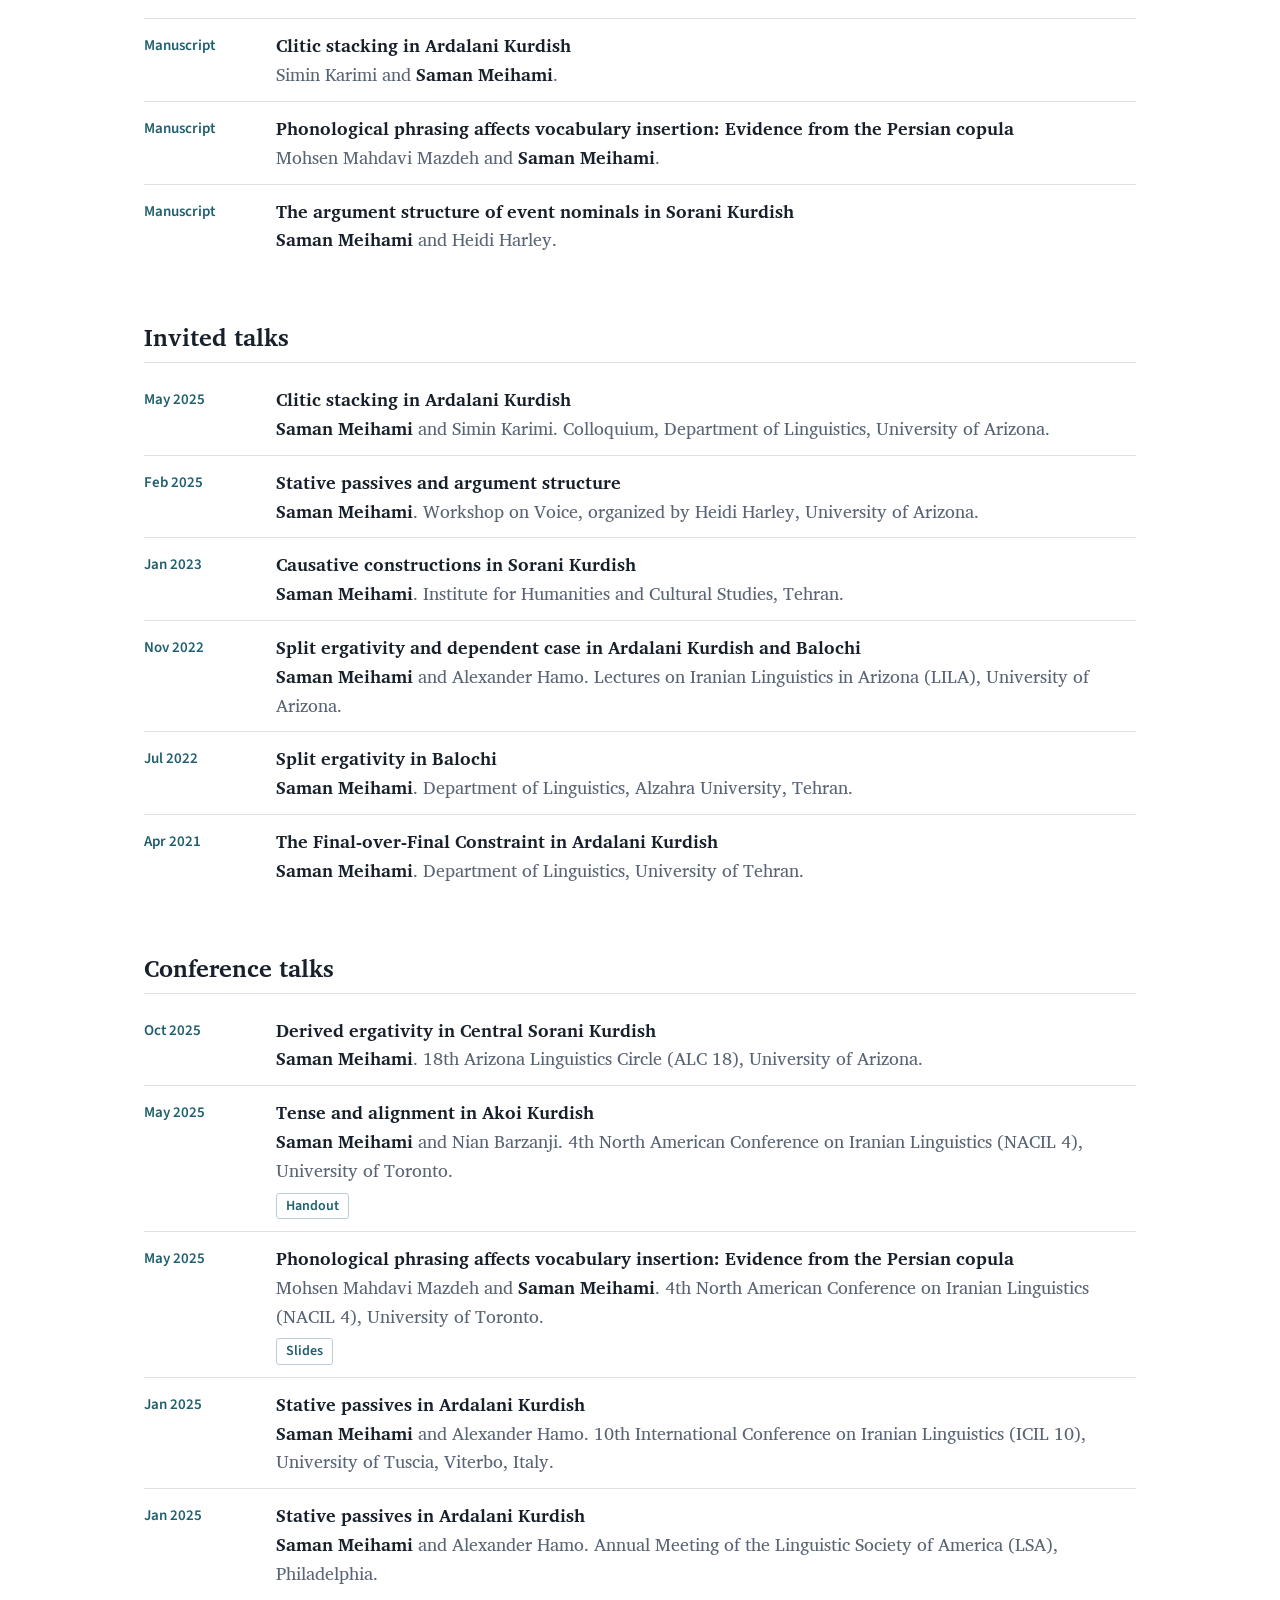
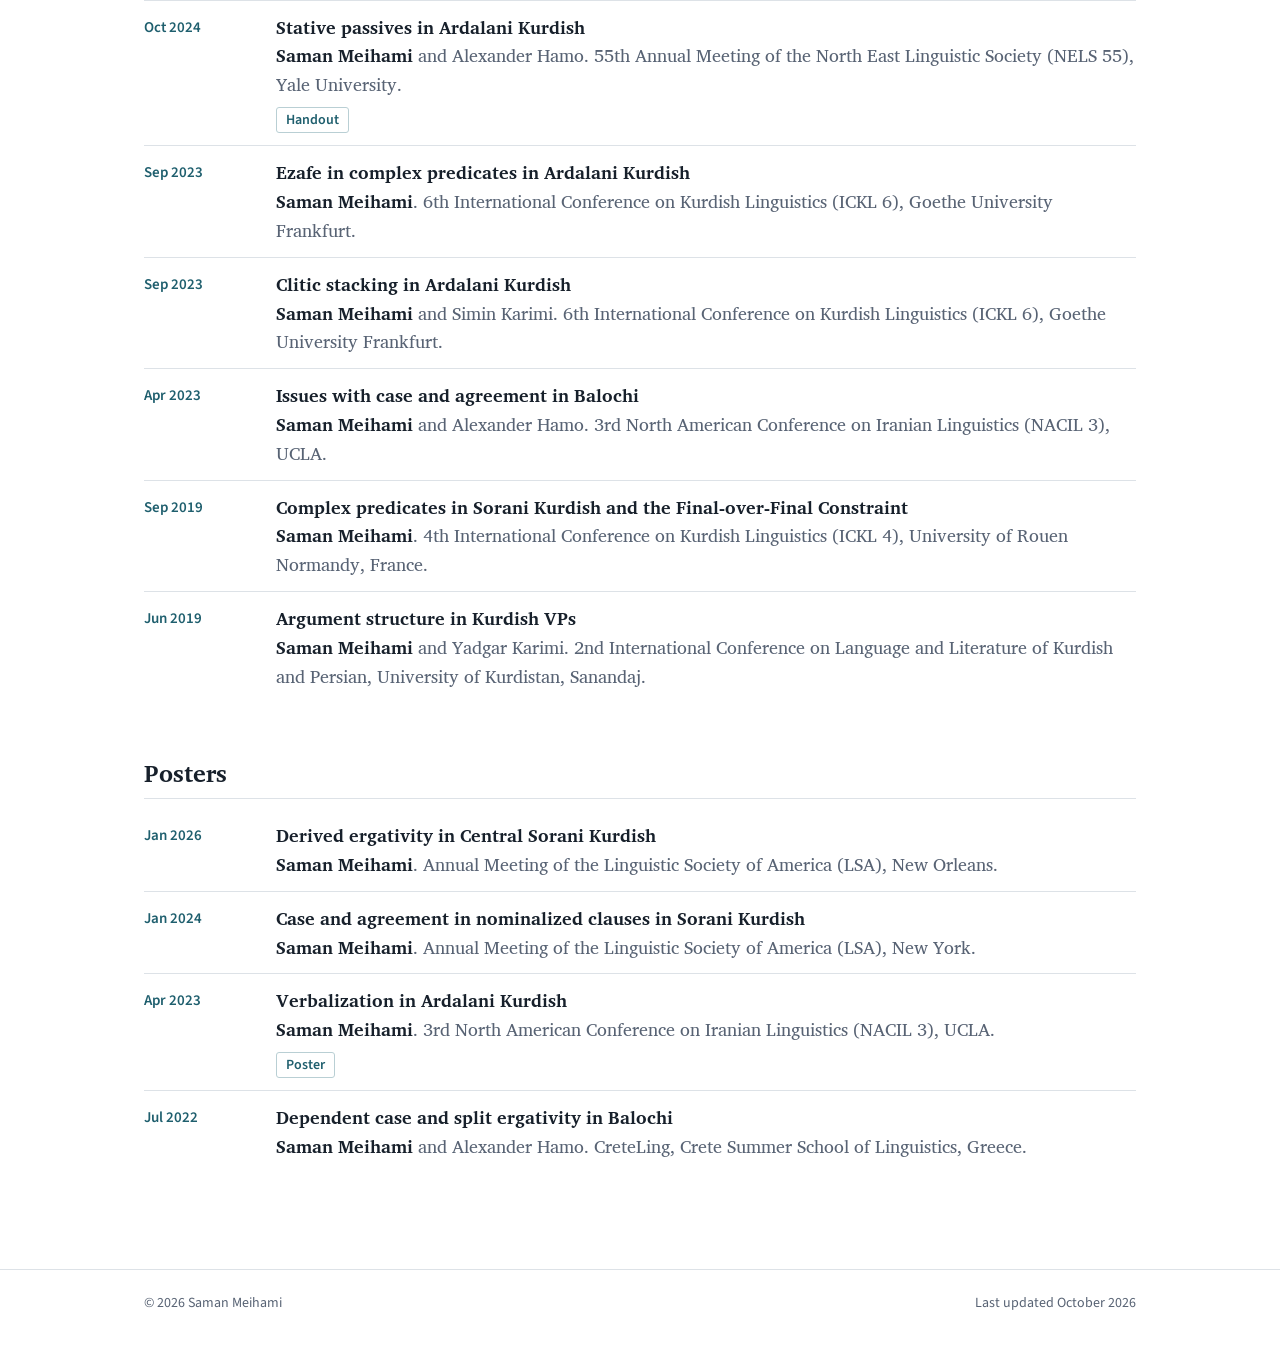
<file: publications.html>
<!DOCTYPE html>
<html lang="en">
<head>
  <meta charset="UTF-8">
  <meta name="viewport" content="width=device-width, initial-scale=1.0">
  <title>Publications and talks | Saman Meihami</title>
  <meta name="description" content="Publications, textbook modules and talks by Saman Meihami on the syntax and morphology of Iranian languages, including Kurdish, Balochi and Persian.">
  <link rel="canonical" href="https://samanmeihami.com/publications.html">

  <!-- Link previews (LinkedIn, Slack, X, email) -->
  <meta property="og:type" content="website">
  <meta property="og:site_name" content="Saman Meihami">
  <meta property="og:title" content="Publications and talks | Saman Meihami">
  <meta property="og:description" content="Publications, textbook modules and talks by Saman Meihami on the syntax and morphology of Iranian languages, including Kurdish, Balochi and Persian.">
  <meta property="og:url" content="https://samanmeihami.com/publications.html">
  <meta property="og:image" content="https://samanmeihami.com/og.png">
  <meta property="og:image:width" content="1200">
  <meta property="og:image:height" content="630">
  <meta name="twitter:card" content="summary_large_image">

  <!-- Browser tab icon -->
  <link rel="icon" href="favicon.svg" type="image/svg+xml">
  <link rel="icon" href="favicon.png" type="image/png" sizes="32x32">
  <link rel="apple-touch-icon" href="apple-touch-icon.png">

  <!-- Fonts: Charis SIL (SIL's typeface for linguists, with full IPA) and Source Sans 3 -->
  <link rel="preconnect" href="https://fonts.googleapis.com">
  <link rel="preconnect" href="https://fonts.gstatic.com" crossorigin>
  <link rel="stylesheet" href="https://fonts.googleapis.com/css2?family=Charis+SIL:ital,wght@0,400;0,700;1,400&family=Source+Sans+3:wght@400;600&display=swap">
  <link rel="stylesheet" href="site.css">
</head>
<body>
  <a class="skip" href="#main">Skip to content</a>

  <header class="site-header">
    <div class="wrap">
      <a class="brand" href="index.html">
        <span class="brand-name">Saman Meihami</span>
        <span class="brand-ipa">[sɑˈmɑn mɛhɐˈmi]</span>
        <span class="brand-role">Ph.D. Candidate in Linguistics, University of Arizona</span>
      </a>
      <nav class="site-nav" aria-label="Main">
        <ul>
        <li><a href="index.html">Home</a></li>
        <li><a href="research.html">Research</a></li>
        <li><a href="publications.html" aria-current="page">Publications</a></li>
        <li><a href="teaching.html">Teaching</a></li>
        <li><a href="ling.html">Tools</a></li>
        <li><a href="chess.html">Chess</a></li>
        <li><a href="contact.html">Contact</a></li>
        </ul>
      </nav>
    </div>
  </header>

  <main id="main">
    <div class="wrap">
      <h1>Publications and talks</h1>
      <p class="lede">Papers, textbook modules and conference presentations, newest first. Handouts and slides are linked where available.</p>
      <ul class="jump" aria-label="Sections on this page">
        <li><a href="#journal">Journal articles</a></li>
        <li><a href="#modules">Textbook modules</a></li>
        <li><a href="#proceedings">Proceedings</a></li>
        <li><a href="#prep">In preparation</a></li>
        <li><a href="#invited">Invited talks</a></li>
        <li><a href="#talks">Conference talks</a></li>
        <li><a href="#posters">Posters</a></li>
      </ul>

      <section class="section" aria-labelledby="journal">
        <h2 id="journal">Journal articles</h2>
        <ul class="dated">
        <li>
          <span class="date">2019</span>
          <div><p class="pub-title">The merge position of internal arguments in Kurdish</p>
            <p class="pub-meta"><b>Saman Meihami</b> and Yadgar Karimi. <em>Journal of Researches in Linguistics</em> 11(2): 215–230.</p>
            <div class="pills"><a class="pill" href="https://jrl.ui.ac.ir/article_24501_en.html?lang=fa">Paper</a></div></div>
        </li>
        </ul>
      </section>

      <section class="section" aria-labelledby="modules">
        <h2 id="modules">Textbook modules</h2>
        <ul class="dated">
        <li>
          <span class="date">2026</span>
          <div><p class="pub-title">Ten modules in <em>Linguistics: A Modular Introduction</em></p>
            <p class="pub-meta"><b>Saman Meihami</b>. In Andrew Carnie (ed.), <em>Linguistics: A Modular Introduction</em>. University of Arizona Pressbooks. Open textbook.</p>
            <p class="sub-head">Language acquisition</p>
            <ul class="sublist">
              <li><span class="code">ACQSM1</span><a href="https://opentextbooks.library.arizona.edu/modularlinguistics/chapter/acqsm1/">Acquisition vs. Learning</a></li>
              <li><span class="code">ACQSM2</span><a href="https://opentextbooks.library.arizona.edu/modularlinguistics/chapter/acqsm2/">Stages of Acquisition</a></li>
              <li><span class="code">ACQSM3</span><a href="https://opentextbooks.library.arizona.edu/modularlinguistics/chapter/acqsm3/">Phonological Acquisition</a></li>
              <li><span class="code">ACQSM4</span><a href="https://opentextbooks.library.arizona.edu/modularlinguistics/chapter/acqsm4/">Word Acquisition (Lexical Development)</a></li>
              <li><span class="code">ACQSM5</span><a href="https://opentextbooks.library.arizona.edu/modularlinguistics/chapter/acqsm5/">Syntactic Acquisition</a></li>
              <li><span class="code">ACQSM6</span><a href="https://opentextbooks.library.arizona.edu/modularlinguistics/chapter/acqsm6/">The Innateness Hypothesis</a></li>
              <li><span class="code">ACQSM7</span><a href="https://opentextbooks.library.arizona.edu/modularlinguistics/chapter/acqsm7/">Sign Language Acquisition</a></li>
            </ul>
            <p class="sub-head">Human language technology</p>
            <ul class="sublist">
              <li><span class="code">HLTSM1</span><a href="https://opentextbooks.library.arizona.edu/modularlinguistics/chapter/hltsm1-the-foundations-of-human-language-technology/">The Foundations of Human Language Technology</a></li>
              <li><span class="code">HLTSM2</span><a href="https://opentextbooks.library.arizona.edu/modularlinguistics/chapter/hltsm2/">The History of Human Language Technology</a></li>
              <li><span class="code">HLTSM3</span><a href="https://opentextbooks.library.arizona.edu/modularlinguistics/chapter/hltsm3/">Semantics and AI Vector Space</a></li>
            </ul></div>
        </li>
        </ul>
      </section>

      <section class="section" aria-labelledby="proceedings">
        <h2 id="proceedings">Conference proceedings</h2>
        <ul class="dated">
        <li>
          <span class="date">2025</span>
          <div><p class="pub-title">Stative passives in Ardalani Kurdish</p>
            <p class="pub-meta"><b>Saman Meihami</b> and Alexander Hamo. <em>Proceedings of the 55th Annual Meeting of the North East Linguistic Society (NELS 55)</em>.</p>
            <div class="pills"><a class="pill" href="stative-passive.pdf">Handout</a></div></div>
        </li>
        <li>
          <span class="date">In press</span>
          <div><p class="pub-title">Verbalizers in Sorani Kurdish</p>
            <p class="pub-meta"><b>Saman Meihami</b>. In <em>Advances in Iranian Linguistics III</em>. In press.</p></div>
        </li>
        </ul>
      </section>

      <section class="section" aria-labelledby="prep">
        <h2 id="prep">In preparation</h2>
        <ul class="dated">
        <li>
          <span class="date">Manuscript</span>
          <div><p class="pub-title">Morpheme-based embeddings for low-resource, morphologically complex languages: A case study on Sorani Kurdish</p>
            <p class="pub-meta"><b>Saman Meihami</b>.</p></div>
        </li>
        <li>
          <span class="date">Manuscript</span>
          <div><p class="pub-title">Clitic stacking in Ardalani Kurdish</p>
            <p class="pub-meta">Simin Karimi and <b>Saman Meihami</b>.</p></div>
        </li>
        <li>
          <span class="date">Manuscript</span>
          <div><p class="pub-title">Phonological phrasing affects vocabulary insertion: Evidence from the Persian copula</p>
            <p class="pub-meta">Mohsen Mahdavi Mazdeh and <b>Saman Meihami</b>.</p></div>
        </li>
        <li>
          <span class="date">Manuscript</span>
          <div><p class="pub-title">The argument structure of event nominals in Sorani Kurdish</p>
            <p class="pub-meta"><b>Saman Meihami</b> and Heidi Harley.</p></div>
        </li>
        </ul>
      </section>

      <section class="section" aria-labelledby="invited">
        <h2 id="invited">Invited talks</h2>
        <ul class="dated">
        <li>
          <span class="date">May 2025</span>
          <div><p class="pub-title">Clitic stacking in Ardalani Kurdish</p>
            <p class="pub-meta"><b>Saman Meihami</b> and Simin Karimi. Colloquium, Department of Linguistics, University of Arizona.</p></div>
        </li>
        <li>
          <span class="date">Feb 2025</span>
          <div><p class="pub-title">Stative passives and argument structure</p>
            <p class="pub-meta"><b>Saman Meihami</b>. Workshop on Voice, organized by Heidi Harley, University of Arizona.</p></div>
        </li>
        <li>
          <span class="date">Jan 2023</span>
          <div><p class="pub-title">Causative constructions in Sorani Kurdish</p>
            <p class="pub-meta"><b>Saman Meihami</b>. Institute for Humanities and Cultural Studies, Tehran.</p></div>
        </li>
        <li>
          <span class="date">Nov 2022</span>
          <div><p class="pub-title">Split ergativity and dependent case in Ardalani Kurdish and Balochi</p>
            <p class="pub-meta"><b>Saman Meihami</b> and Alexander Hamo. Lectures on Iranian Linguistics in Arizona (LILA), University of Arizona.</p></div>
        </li>
        <li>
          <span class="date">Jul 2022</span>
          <div><p class="pub-title">Split ergativity in Balochi</p>
            <p class="pub-meta"><b>Saman Meihami</b>. Department of Linguistics, Alzahra University, Tehran.</p></div>
        </li>
        <li>
          <span class="date">Apr 2021</span>
          <div><p class="pub-title">The Final-over-Final Constraint in Ardalani Kurdish</p>
            <p class="pub-meta"><b>Saman Meihami</b>. Department of Linguistics, University of Tehran.</p></div>
        </li>
        </ul>
      </section>

      <section class="section" aria-labelledby="talks">
        <h2 id="talks">Conference talks</h2>
        <ul class="dated">
        <li>
          <span class="date">Oct 2025</span>
          <div><p class="pub-title">Derived ergativity in Central Sorani Kurdish</p>
            <p class="pub-meta"><b>Saman Meihami</b>. 18th Arizona Linguistics Circle (ALC 18), University of Arizona.</p></div>
        </li>
        <li>
          <span class="date">May 2025</span>
          <div><p class="pub-title">Tense and alignment in Akoi Kurdish</p>
            <p class="pub-meta"><b>Saman Meihami</b> and Nian Barzanji. 4th North American Conference on Iranian Linguistics (NACIL 4), University of Toronto.</p>
            <div class="pills"><a class="pill" href="alignment-in-akoi.pdf">Handout</a></div></div>
        </li>
        <li>
          <span class="date">May 2025</span>
          <div><p class="pub-title">Phonological phrasing affects vocabulary insertion: Evidence from the Persian copula</p>
            <p class="pub-meta">Mohsen Mahdavi Mazdeh and <b>Saman Meihami</b>. 4th North American Conference on Iranian Linguistics (NACIL 4), University of Toronto.</p>
            <div class="pills"><a class="pill" href="persian-copula.pdf">Slides</a></div></div>
        </li>
        <li>
          <span class="date">Jan 2025</span>
          <div><p class="pub-title">Stative passives in Ardalani Kurdish</p>
            <p class="pub-meta"><b>Saman Meihami</b> and Alexander Hamo. 10th International Conference on Iranian Linguistics (ICIL 10), University of Tuscia, Viterbo, Italy.</p></div>
        </li>
        <li>
          <span class="date">Jan 2025</span>
          <div><p class="pub-title">Stative passives in Ardalani Kurdish</p>
            <p class="pub-meta"><b>Saman Meihami</b> and Alexander Hamo. Annual Meeting of the Linguistic Society of America (LSA), Philadelphia.</p></div>
        </li>
        <li>
          <span class="date">Oct 2024</span>
          <div><p class="pub-title">Stative passives in Ardalani Kurdish</p>
            <p class="pub-meta"><b>Saman Meihami</b> and Alexander Hamo. 55th Annual Meeting of the North East Linguistic Society (NELS 55), Yale University.</p>
            <div class="pills"><a class="pill" href="stative-passive.pdf">Handout</a></div></div>
        </li>
        <li>
          <span class="date">Sep 2023</span>
          <div><p class="pub-title">Ezafe in complex predicates in Ardalani Kurdish</p>
            <p class="pub-meta"><b>Saman Meihami</b>. 6th International Conference on Kurdish Linguistics (ICKL 6), Goethe University Frankfurt.</p></div>
        </li>
        <li>
          <span class="date">Sep 2023</span>
          <div><p class="pub-title">Clitic stacking in Ardalani Kurdish</p>
            <p class="pub-meta"><b>Saman Meihami</b> and Simin Karimi. 6th International Conference on Kurdish Linguistics (ICKL 6), Goethe University Frankfurt.</p></div>
        </li>
        <li>
          <span class="date">Apr 2023</span>
          <div><p class="pub-title">Issues with case and agreement in Balochi</p>
            <p class="pub-meta"><b>Saman Meihami</b> and Alexander Hamo. 3rd North American Conference on Iranian Linguistics (NACIL 3), UCLA.</p></div>
        </li>
        <li>
          <span class="date">Sep 2019</span>
          <div><p class="pub-title">Complex predicates in Sorani Kurdish and the Final-over-Final Constraint</p>
            <p class="pub-meta"><b>Saman Meihami</b>. 4th International Conference on Kurdish Linguistics (ICKL 4), University of Rouen Normandy, France.</p></div>
        </li>
        <li>
          <span class="date">Jun 2019</span>
          <div><p class="pub-title">Argument structure in Kurdish VPs</p>
            <p class="pub-meta"><b>Saman Meihami</b> and Yadgar Karimi. 2nd International Conference on Language and Literature of Kurdish and Persian, University of Kurdistan, Sanandaj.</p></div>
        </li>
        </ul>
      </section>

      <section class="section" aria-labelledby="posters">
        <h2 id="posters">Posters</h2>
        <ul class="dated">
        <li>
          <span class="date">Jan 2026</span>
          <div><p class="pub-title">Derived ergativity in Central Sorani Kurdish</p>
            <p class="pub-meta"><b>Saman Meihami</b>. Annual Meeting of the Linguistic Society of America (LSA), New Orleans.</p></div>
        </li>
        <li>
          <span class="date">Jan 2024</span>
          <div><p class="pub-title">Case and agreement in nominalized clauses in Sorani Kurdish</p>
            <p class="pub-meta"><b>Saman Meihami</b>. Annual Meeting of the Linguistic Society of America (LSA), New York.</p></div>
        </li>
        <li>
          <span class="date">Apr 2023</span>
          <div><p class="pub-title">Verbalization in Ardalani Kurdish</p>
            <p class="pub-meta"><b>Saman Meihami</b>. 3rd North American Conference on Iranian Linguistics (NACIL 3), UCLA.</p>
            <div class="pills"><a class="pill" href="verbalization.pdf">Poster</a></div></div>
        </li>
        <li>
          <span class="date">Jul 2022</span>
          <div><p class="pub-title">Dependent case and split ergativity in Balochi</p>
            <p class="pub-meta"><b>Saman Meihami</b> and Alexander Hamo. CreteLing, Crete Summer School of Linguistics, Greece.</p></div>
        </li>
        </ul>
      </section>
    </div>
  </main>

  <footer class="site-footer">
    <div class="wrap">
      <span>&copy; 2026 Saman Meihami</span>
      <span>Last updated October 2026</span>
    </div>
  </footer>

  <script data-goatcounter="https://sam88.goatcounter.com/count" async src="//gc.zgo.at/count.js"></script>
</body>
</html>
</file>
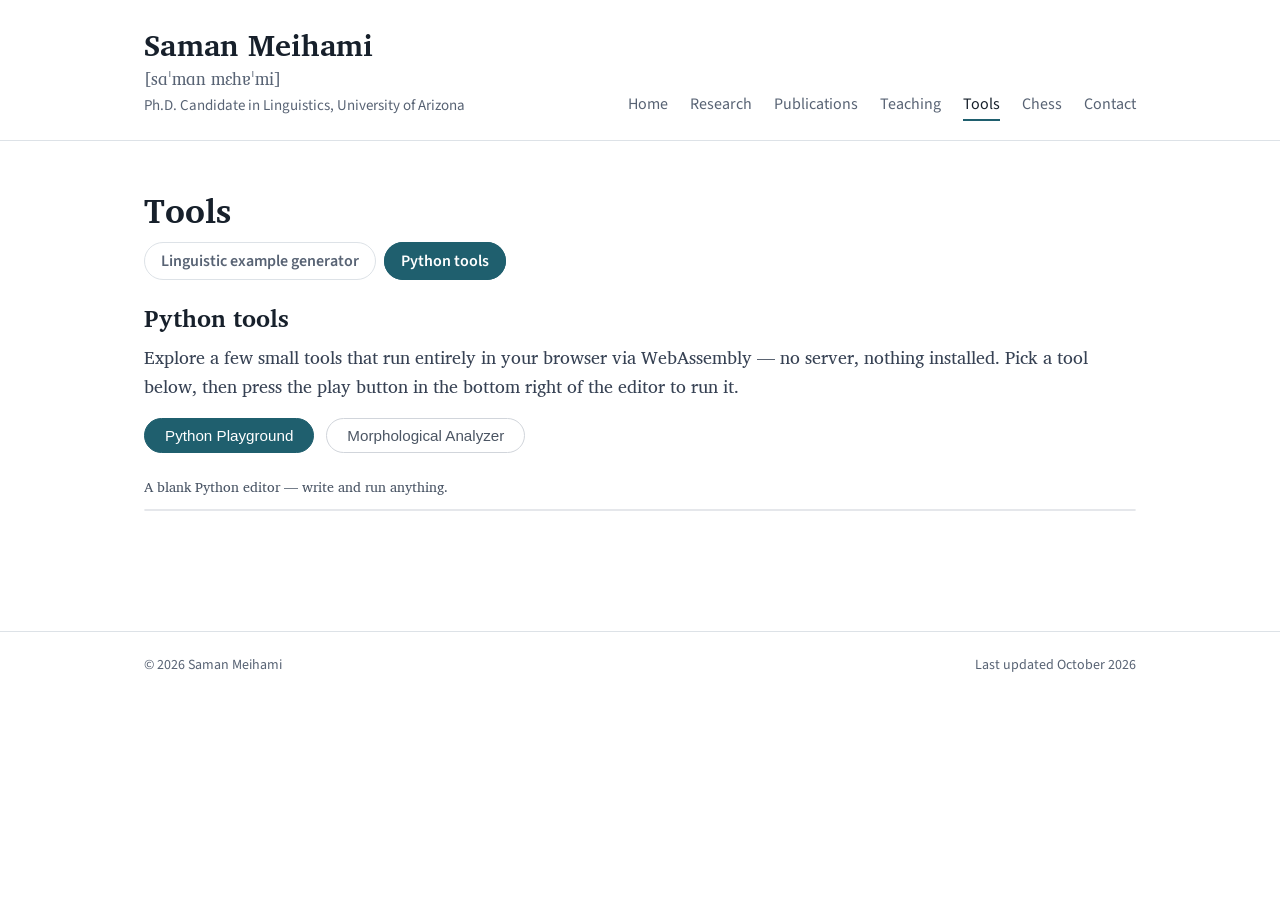
<file: python.html>
<!DOCTYPE html>
<html lang="en">
<head>
  <meta charset="UTF-8">
  <meta name="viewport" content="width=device-width, initial-scale=1.0">

  <!-- mini-coi.js must stay the first script on this page so the PyScript editors work. -->
  <script src="mini-coi.js"></script>
  <title>Python tools | Saman Meihami</title>
  <meta name="description" content="Interactive linguistics tools by Saman Meihami that run in the browser: a Python playground and a simple rule-based morphological analyzer.">
  <link rel="canonical" href="https://samanmeihami.com/python.html">

  <!-- Link previews (LinkedIn, Slack, X, email) -->
  <meta property="og:type" content="website">
  <meta property="og:site_name" content="Saman Meihami">
  <meta property="og:title" content="Python tools | Saman Meihami">
  <meta property="og:description" content="Interactive linguistics tools by Saman Meihami that run in the browser: a Python playground and a simple rule-based morphological analyzer.">
  <meta property="og:url" content="https://samanmeihami.com/python.html">
  <meta property="og:image" content="https://samanmeihami.com/og.png">
  <meta property="og:image:width" content="1200">
  <meta property="og:image:height" content="630">
  <meta name="twitter:card" content="summary_large_image">

  <!-- Browser tab icon -->
  <link rel="icon" href="favicon.svg" type="image/svg+xml">
  <link rel="icon" href="favicon.png" type="image/png" sizes="32x32">
  <link rel="apple-touch-icon" href="apple-touch-icon.png">

  <!-- Fonts: Charis SIL (SIL's typeface for linguists, with full IPA) and Source Sans 3 -->
  <link rel="preconnect" href="https://fonts.googleapis.com">
  <link rel="preconnect" href="https://fonts.gstatic.com" crossorigin>
  <link rel="stylesheet" href="https://fonts.googleapis.com/css2?family=Charis+SIL:ital,wght@0,400;0,700;1,400&family=Source+Sans+3:wght@400;600&display=swap">
  <link rel="stylesheet" href="site.css">
  <link rel="stylesheet" href="tools.css">
  <link rel="stylesheet" href="https://pyscript.net/releases/2026.2.1/core.css">
  <script type="module" src="https://pyscript.net/releases/2026.2.1/core.js"></script>
  <style>
        
        

        /* PyScript Editor Overrides to match your theme */
        .py-repl-container {
            border-radius: 0.5rem;
            overflow: hidden;
            border: 1px solid #e5e7eb;
            box-shadow: 0 4px 6px -1px rgba(0, 0, 0, 0.1);
        }

        /* Tool switcher */
        .tool-tab {
            padding: 0.5rem 1.25rem;
            border-radius: 9999px;
            border: 1px solid #d1d5db;
            color: #4b5563;
            font-size: 0.95rem;
            font-weight: 500;
            background: white;
            transition: all 0.15s ease;
            cursor: pointer;
        }
        .tool-tab:hover {
            border-color: #1f5f6e;
            color: #1f5f6e;
        }
        .tool-tab.active {
            background: #1f5f6e;
            border-color: #1f5f6e;
            color: white;
        }
        .tool-tab:focus-visible {
            outline: 2px solid #1f5f6e;
            outline-offset: 2px;
        }
    </style>
</head>
<body>
  <a class="skip" href="#main">Skip to content</a>

  <header class="site-header">
    <div class="wrap">
      <a class="brand" href="index.html">
        <span class="brand-name">Saman Meihami</span>
        <span class="brand-ipa">[sɑˈmɑn mɛhɐˈmi]</span>
        <span class="brand-role">Ph.D. Candidate in Linguistics, University of Arizona</span>
      </a>
      <nav class="site-nav" aria-label="Main">
        <ul>
        <li><a href="index.html">Home</a></li>
        <li><a href="research.html">Research</a></li>
        <li><a href="publications.html">Publications</a></li>
        <li><a href="teaching.html">Teaching</a></li>
        <li><a href="ling.html" aria-current="page">Tools</a></li>
        <li><a href="chess.html">Chess</a></li>
        <li><a href="contact.html">Contact</a></li>
        </ul>
      </nav>
    </div>
  </header>

  <main id="main">
    <div class="wrap">
      <h1>Tools</h1>
      <ul class="tool-switch" aria-label="Tools">
        <li><a href="ling.html">Linguistic example generator</a></li>
        <li><a href="python.html" aria-current="page">Python tools</a></li>
      </ul>
      <div class="space-y-6">
                    <h2 class="tool-title">Python tools</h2>

                    <p class="text-gray-700">
                        Explore a few small tools that run entirely in your browser via WebAssembly — no
                        server, nothing installed. Pick a tool below, then press the play button in the
                        bottom right of the editor to run it.
                    </p>

                    <!-- Tool switcher -->
                    <div class="flex flex-wrap gap-3" role="tablist" aria-label="Choose a tool">
                        <button type="button" class="tool-tab active" data-tool="python" role="tab" aria-selected="true">
                            Python Playground
                        </button>
                        <button type="button" class="tool-tab" data-tool="morph" role="tab" aria-selected="false">
                            Morphological Analyzer
                        </button>
                    </div>

                    <!-- Python Playground panel -->
                    <div id="tool-python" class="tool-panel" role="tabpanel">
                        <p class="text-gray-600 text-sm mb-3">
                            A blank Python editor — write and run anything.
                        </p>
                        <div class="py-repl-container">
                            <script type="py-editor">
# Write your Python code here
print("Hello, world!")
                            </script>
                        </div>
                    </div>

                    <!-- Morphological Analyzer panel -->
                    <div id="tool-morph" class="tool-panel hidden" role="tabpanel">
                        <p class="text-gray-600 text-sm mb-3">
                            A simple rule-based analyzer that splits an English word into a stem and a
                            suffix. Change <code class="bg-gray-100 px-1 rounded">WORD</code> below, or
                            extend the suffix rules, and press run.
                        </p>
                        <div class="py-repl-container">
                            <script type="py-editor">
# A simple rule-based morphological analyzer.
# Try changing WORD below, or extend the suffix rules to match your own work.

SUFFIXES = [
    ("ational", "ate"), ("tional", "tion"), ("edly", ""), ("ing", ""),
    ("ed", ""), ("ies", "y"), ("es", ""), ("s", ""),
    ("ness", ""), ("ment", ""), ("ful", ""), ("less", ""),
    ("able", ""), ("ible", ""), ("ly", ""), ("er", ""), ("est", ""),
]

def analyze(word):
    for suffix, replacement in SUFFIXES:
        if word.endswith(suffix) and len(word) - len(suffix) >= 2:
            stem = word[: -len(suffix)] + replacement
            return stem, suffix
    return word, None

WORD = "unhappiness"
stem, suffix = analyze(WORD)

if suffix:
    print(f"{WORD} -> stem: '{stem}' + suffix: '-{suffix}'")
else:
    print(f"{WORD} -> no suffix pattern matched (stem: '{stem}')")
                            </script>
                        </div>
                    </div>
                
      </div>
    </div>
  </main>
    <!-- Tool switcher logic -->
    <script>
        document.querySelectorAll('.tool-tab').forEach(function (btn) {
            btn.addEventListener('click', function () {
                document.querySelectorAll('.tool-tab').forEach(function (b) {
                    b.classList.remove('active');
                    b.setAttribute('aria-selected', 'false');
                });
                btn.classList.add('active');
                btn.setAttribute('aria-selected', 'true');

                document.querySelectorAll('.tool-panel').forEach(function (p) {
                    p.classList.add('hidden');
                });
                document.getElementById('tool-' + btn.dataset.tool).classList.remove('hidden');
            });
        });
    </script>

  <footer class="site-footer">
    <div class="wrap">
      <span>&copy; 2026 Saman Meihami</span>
      <span>Last updated October 2026</span>
    </div>
  </footer>

  <script data-goatcounter="https://sam88.goatcounter.com/count" async src="//gc.zgo.at/count.js"></script>
</body>
</html>
</file>
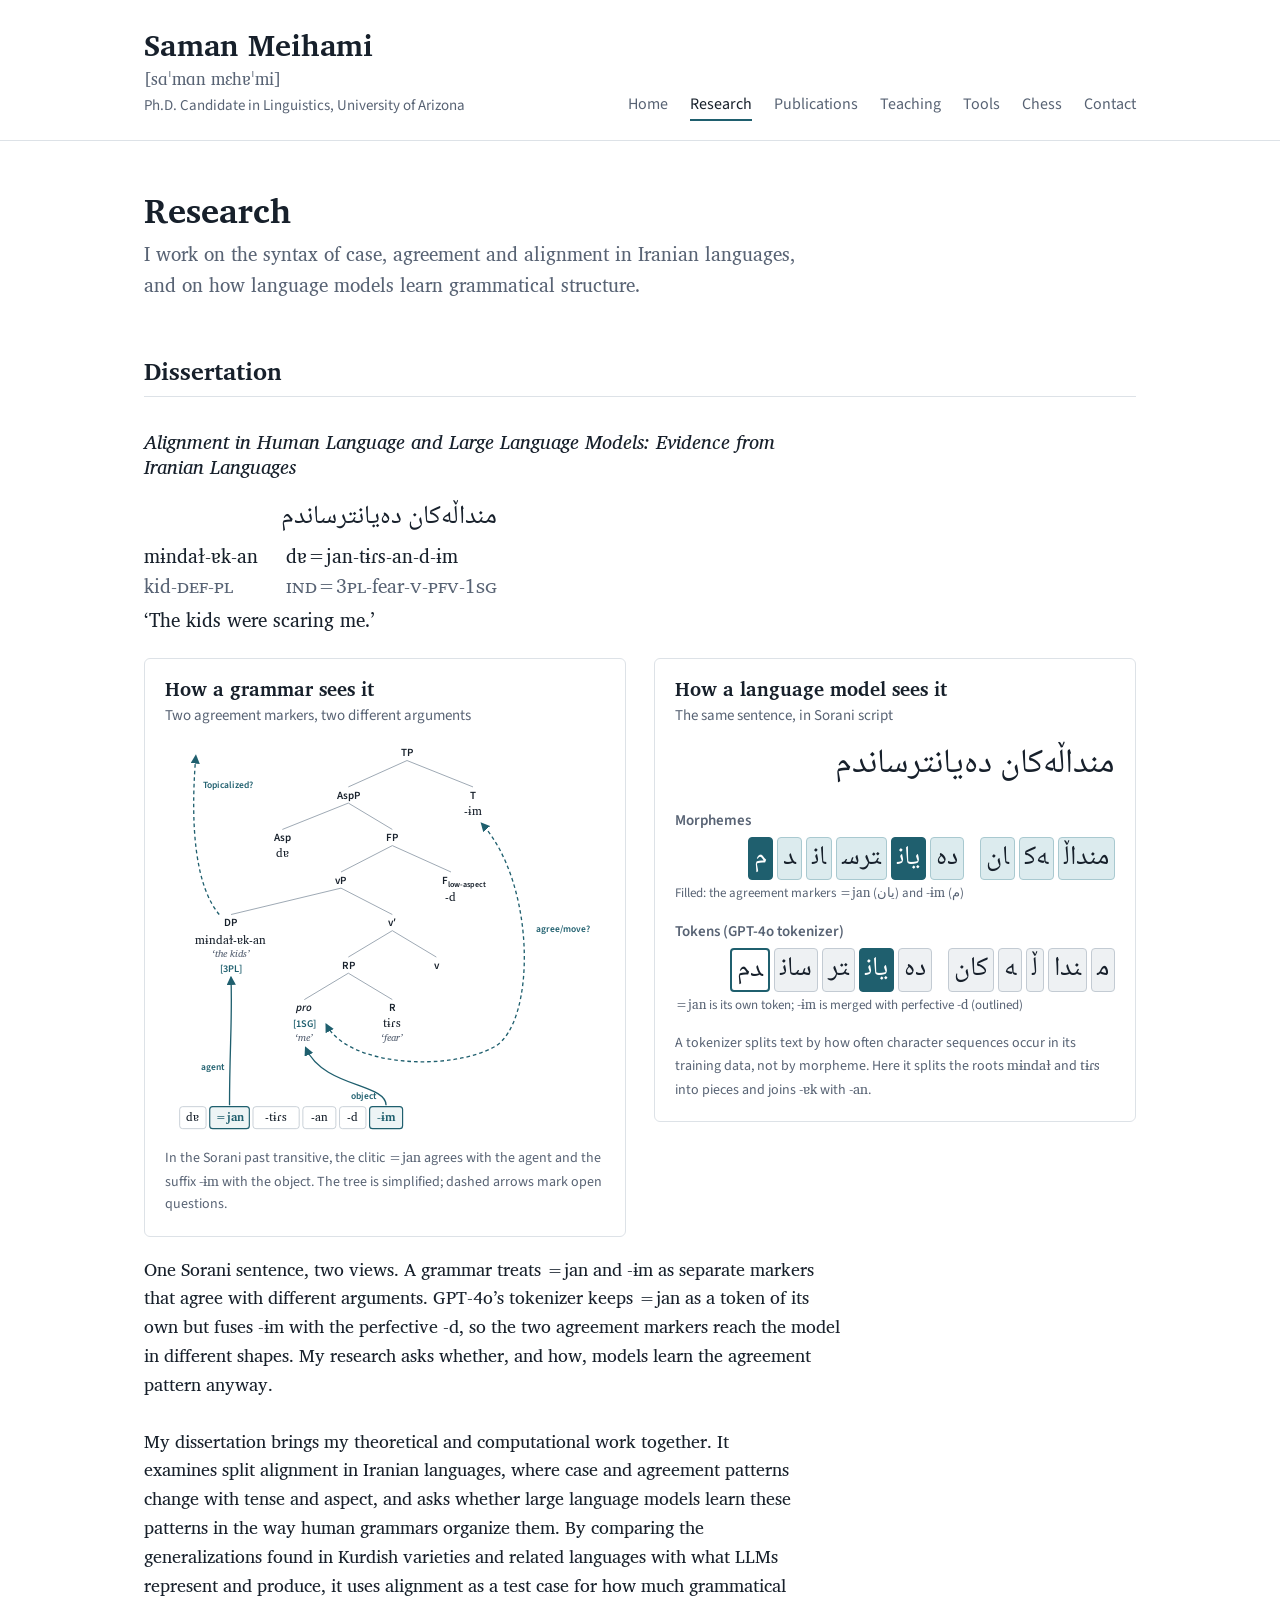
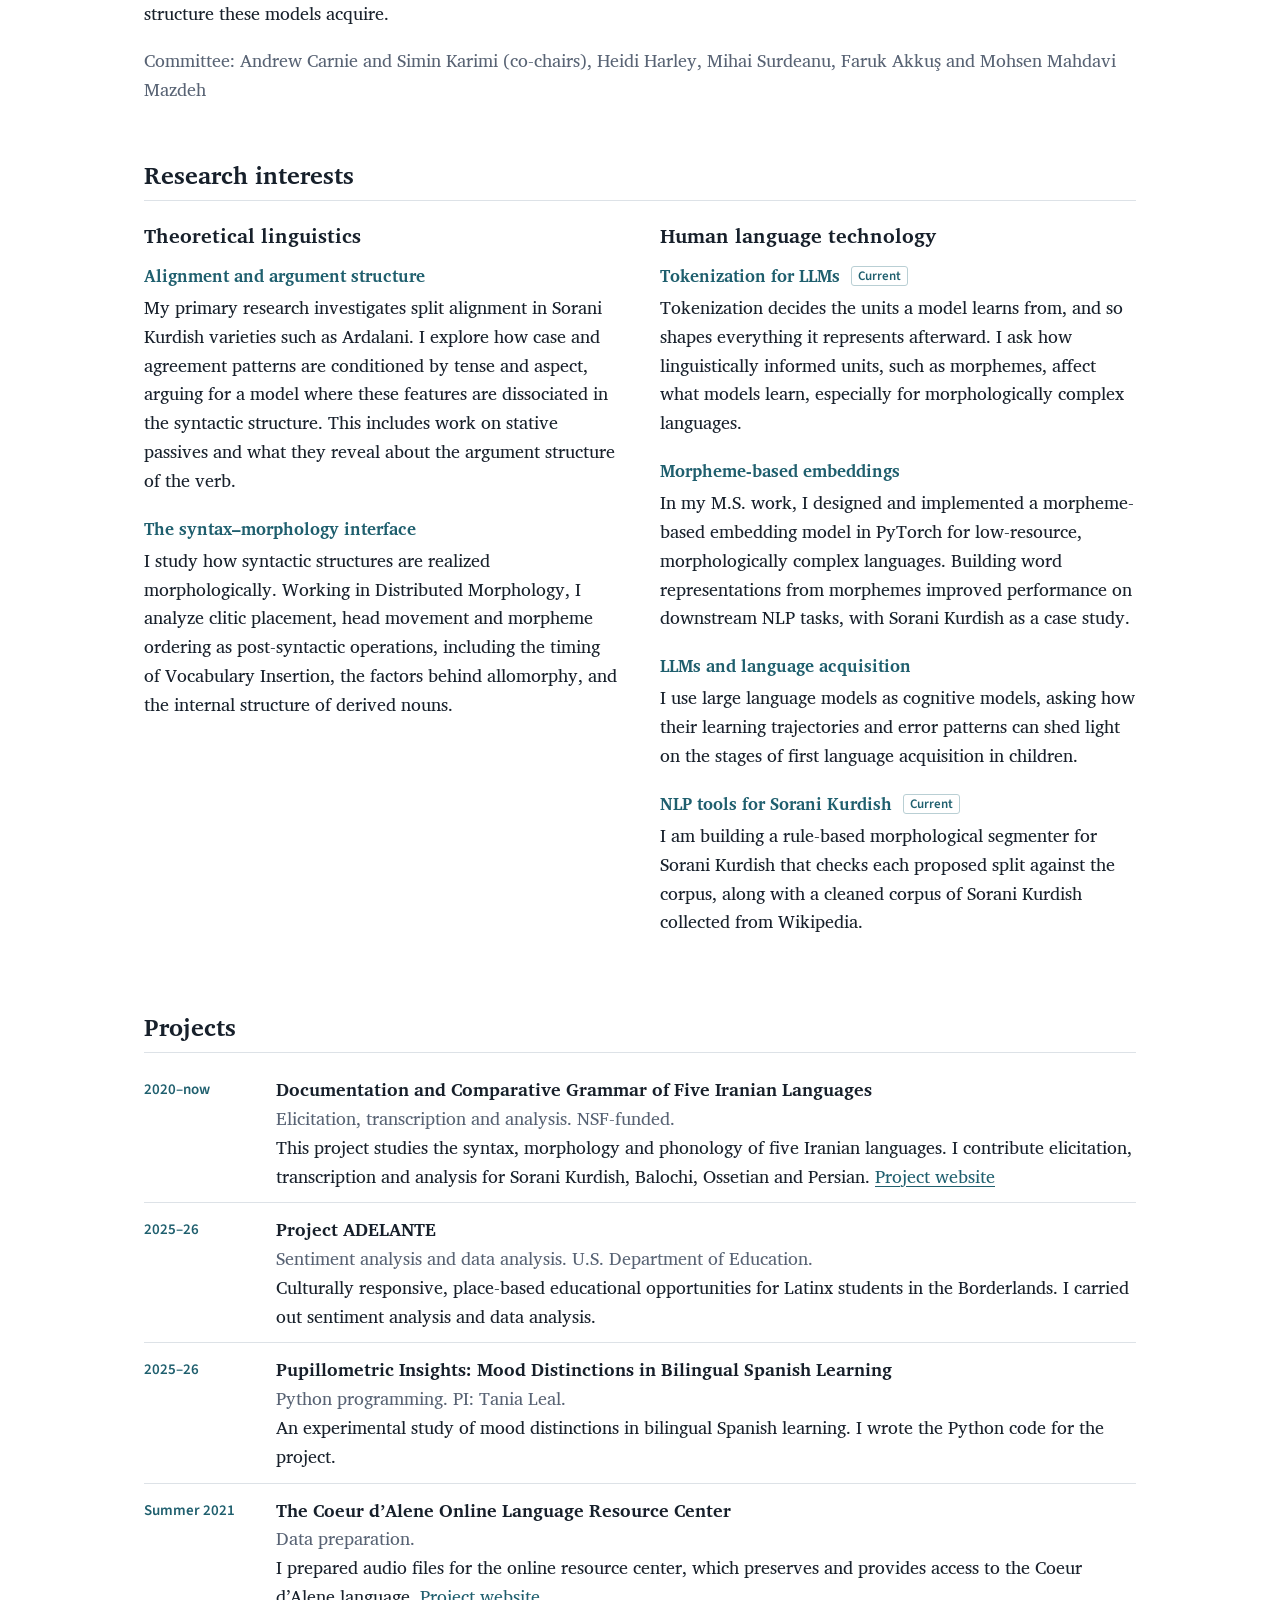
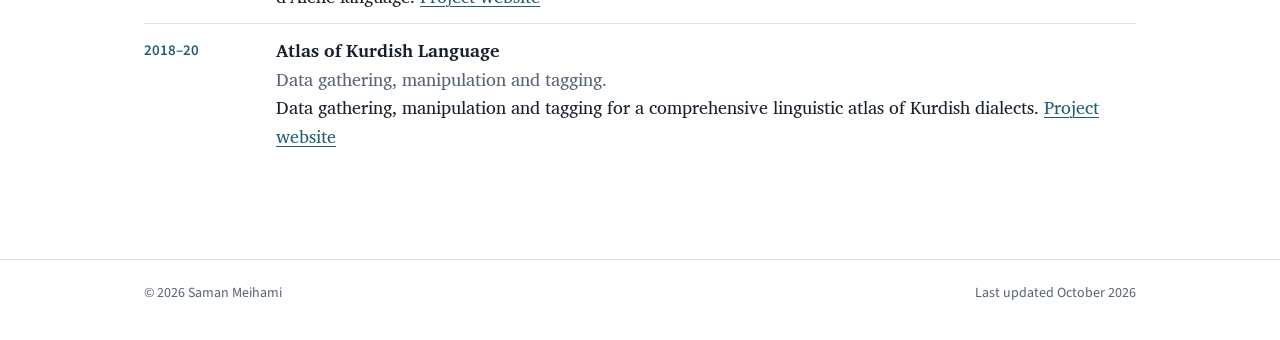
<file: research.html>
<!DOCTYPE html>
<html lang="en">
<head>
  <meta charset="UTF-8">
  <meta name="viewport" content="width=device-width, initial-scale=1.0">
  <title>Research | Saman Meihami</title>
  <meta name="description" content="Research of Saman Meihami: split alignment, case and agreement in Iranian languages, Distributed Morphology, LLM tokenization, morpheme-based embeddings, and LLMs as models of language acquisition.">
  <link rel="canonical" href="https://samanmeihami.com/research.html">

  <!-- Link previews (LinkedIn, Slack, X, email) -->
  <meta property="og:type" content="website">
  <meta property="og:site_name" content="Saman Meihami">
  <meta property="og:title" content="Research | Saman Meihami">
  <meta property="og:description" content="Research of Saman Meihami: split alignment, case and agreement in Iranian languages, Distributed Morphology, LLM tokenization, morpheme-based embeddings, and LLMs as models of language acquisition.">
  <meta property="og:url" content="https://samanmeihami.com/research.html">
  <meta property="og:image" content="https://samanmeihami.com/og.png">
  <meta property="og:image:width" content="1200">
  <meta property="og:image:height" content="630">
  <meta name="twitter:card" content="summary_large_image">

  <!-- Browser tab icon -->
  <link rel="icon" href="favicon.svg" type="image/svg+xml">
  <link rel="icon" href="favicon.png" type="image/png" sizes="32x32">
  <link rel="apple-touch-icon" href="apple-touch-icon.png">

  <!-- Fonts: Charis SIL (SIL's typeface for linguists, with full IPA) and Source Sans 3 -->
  <link rel="preconnect" href="https://fonts.googleapis.com">
  <link rel="preconnect" href="https://fonts.gstatic.com" crossorigin>
  <link rel="stylesheet" href="https://fonts.googleapis.com/css2?family=Charis+SIL:ital,wght@0,400;0,700;1,400&family=Source+Sans+3:wght@400;600&family=Noto+Naskh+Arabic:wght@400;600&display=swap">
  <link rel="stylesheet" href="site.css">
</head>
<body>
  <a class="skip" href="#main">Skip to content</a>

  <header class="site-header">
    <div class="wrap">
      <a class="brand" href="index.html">
        <span class="brand-name">Saman Meihami</span>
        <span class="brand-ipa">[sɑˈmɑn mɛhɐˈmi]</span>
        <span class="brand-role">Ph.D. Candidate in Linguistics, University of Arizona</span>
      </a>
      <nav class="site-nav" aria-label="Main">
        <ul>
        <li><a href="index.html">Home</a></li>
        <li><a href="research.html" aria-current="page">Research</a></li>
        <li><a href="publications.html">Publications</a></li>
        <li><a href="teaching.html">Teaching</a></li>
        <li><a href="ling.html">Tools</a></li>
        <li><a href="chess.html">Chess</a></li>
        <li><a href="contact.html">Contact</a></li>
        </ul>
      </nav>
    </div>
  </header>

  <main id="main">
    <div class="wrap">
      <h1>Research</h1>
      <p class="lede">I work on the syntax of case, agreement and alignment in Iranian languages, and on how language models learn grammatical structure.</p>

      <section class="section" aria-labelledby="diss">
        <h2 id="diss">Dissertation</h2>
        <h3 class="diss-title"><em>Alignment in Human Language and Large Language Models: Evidence from Iranian Languages</em></h3>
        <figure class="rfig" aria-labelledby="rfig-cap">
        <div class="rfig-ex ipa">
          <table>
            <tr><td colspan="2" class="kur-ex"><span class="kur" dir="rtl" lang="ckb">منداڵەکان دەیانترساندم</span></td></tr>
            <tr><td>mɨndaɫ-ɐk-an</td><td>dɐ=jan-tɨɾs-an-d-ɨm</td></tr>
            <tr><td class="gl">kid<span class="sc">-def-pl</span></td><td class="gl"><span class="sc">ind=3pl-</span>fear<span class="sc">-v-pfv-1sg</span></td></tr>
            <tr><td colspan="2" class="tr">‘The kids were scaring me.’</td></tr>
          </table>
        </div>
        <div class="rfig-panels">
          <div class="rfig-panel">
            <h3>How a grammar sees it</h3>
            <p class="sub">Two agreement markers, two different arguments</p>
            <svg viewBox="50 0 600 540" role="img" aria-labelledby="ta"><title id="ta">Simplified syntactic tree. The clitic =jan agrees with the agent, the kids (third person plural); the suffix -ɨm agrees with the null object, me (first person singular).</title><defs><marker id="ah" viewBox="0 0 10 10" refX="8" refY="5" markerWidth="7" markerHeight="7" orient="auto-start-reverse"><path d="M0,0 L10,5 L0,10 z" fill="#1f5f6e"/></marker></defs><line class="tree-line" x1="380" y1="28" x2="300" y2="64"/><line class="tree-line" x1="380" y1="28" x2="470" y2="64"/><line class="tree-line" x1="300" y1="86" x2="210" y2="122"/><line class="tree-line" x1="300" y1="86" x2="360" y2="122"/><line class="tree-line" x1="360" y1="144" x2="290" y2="180"/><line class="tree-line" x1="360" y1="144" x2="440" y2="180"/><line class="tree-line" x1="290" y1="202" x2="140" y2="238"/><line class="tree-line" x1="290" y1="202" x2="360" y2="238"/><line class="tree-line" x1="360" y1="260" x2="300" y2="296"/><line class="tree-line" x1="360" y1="260" x2="420" y2="296"/><line class="tree-line" x1="300" y1="318" x2="240" y2="354"/><line class="tree-line" x1="300" y1="318" x2="360" y2="354"/><text class="tree-node" x="380" y="22" text-anchor="middle">TP</text><text class="tree-node" x="300" y="80" text-anchor="middle">AspP</text><text class="tree-node" x="470" y="80" text-anchor="middle">T</text><text class="tree-node" x="210" y="138" text-anchor="middle">Asp</text><text class="tree-node" x="360" y="138" text-anchor="middle">FP</text><text class="tree-node" x="290" y="196" text-anchor="middle">vP</text><text class="tree-node" x="458" y="196" text-anchor="middle">F<tspan font-size='11' dy='5'>low-aspect</tspan></text><text class="tree-node" x="140" y="254" text-anchor="middle">DP</text><text class="tree-node" x="360" y="254" text-anchor="middle">v′</text><text class="tree-node" x="300" y="312" text-anchor="middle">RP</text><text class="tree-node" x="420" y="312" text-anchor="middle">v</text><text class="tree-node" x="240" y="370" text-anchor="middle"><tspan font-style='italic'>pro</tspan></text><text class="tree-node" x="360" y="370" text-anchor="middle">R</text><text class="tree-leaf" x="210" y="160" text-anchor="middle">dɐ</text><text class="tree-leaf" x="440" y="220" text-anchor="middle">-d</text><text class="tree-leaf" x="470" y="102" text-anchor="middle">-ɨm</text><text class="tree-leaf" x="140" y="278" text-anchor="middle">mɨndaɫ-ɐk-an</text><text class="tree-gloss" x="140" y="296" text-anchor="middle">‘the kids’</text><text class="feat" x="140" y="316" text-anchor="middle">[3PL]</text><text class="feat" x="240" y="392" text-anchor="middle">[1SG]</text><text class="tree-gloss" x="240" y="410" text-anchor="middle">‘me’</text><text class="tree-leaf" x="360" y="392" text-anchor="middle">tɨɾs</text><text class="tree-gloss" x="360" y="410" text-anchor="middle">‘fear’</text><path class="agree agree-q" marker-end="url(#ah)" d="M124,238 C92,200 84,120 92,22"/><text class="agree-label" x="102" y="66" text-anchor="start">Topicalized?</text><path class="agree agree-q" marker-start="url(#ah)" marker-end="url(#ah)" d="M270,388 C300,446 440,452 500,418 C556,384 556,196 482,114"/><text class="agree-label" x="556" y="262" text-anchor="start">agree/move?</text><g class="chip"><rect x="70" y="500" width="36" height="30" rx="4"/><text x="88.0" y="520" text-anchor="middle">dɐ</text></g><g class="chip hot"><rect x="111" y="500" width="54" height="30" rx="4"/><text x="138.0" y="520" text-anchor="middle">=jan</text></g><g class="chip"><rect x="170" y="500" width="63" height="30" rx="4"/><text x="201.5" y="520" text-anchor="middle">-tɨɾs</text></g><g class="chip"><rect x="238" y="500" width="45" height="30" rx="4"/><text x="260.5" y="520" text-anchor="middle">-an</text></g><g class="chip"><rect x="288" y="500" width="36" height="30" rx="4"/><text x="306.0" y="520" text-anchor="middle">-d</text></g><g class="chip hot"><rect x="329" y="500" width="45" height="30" rx="4"/><text x="351.5" y="520" text-anchor="middle">-ɨm</text></g><path class="agree" marker-end="url(#ah)" d="M138.0,498 C138.0,420 142,380 140,324"/><path class="agree" marker-end="url(#ah)" d="M351.5,498 C351.5,468 266,474 242,420"/><text class="agree-label" x="130.0" y="450" text-anchor="end">agent</text><text class="agree-label" x="320.75" y="490" text-anchor="middle">object</text></svg>
            <p class="rfig-note">In the Sorani past transitive, the clitic <span class="ipa">=jan</span> agrees with the agent and the suffix <span class="ipa">-ɨm</span> with the object. The tree is simplified; dashed arrows mark open questions.</p>
          </div>
          <div class="rfig-panel">
            <h3>How a language model sees it</h3>
            <p class="sub">The same sentence, in Sorani script</p>
            <div class="kur-line kur" lang="ckb">منداڵەکان دەیانترساندم</div>
            <div class="seg-block">
              <p class="seg-label">Morphemes</p>
              <div class="seg-row kur morph" lang="ckb"><span class="word"><span>منداڵ‍</span><span>‍ەک‍</span><span>‍ان</span></span><span class="word"><span>دە</span><span class="hot">یان‍</span><span>‍ترس‍</span><span>‍ان‍</span><span>‍د</span><span class="hot">م</span></span></div>
              <p class="seg-gloss">Filled: the agreement markers <span class="ipa">=jan</span> (یان) and <span class="ipa">-ɨm</span> (م)</p>
            </div>
            <div class="seg-block">
              <p class="seg-label">Tokens (GPT-4o tokenizer)</p>
              <div class="seg-row kur tok" lang="ckb"><span class="word"><span>م‍</span><span>‍ندا</span><span>ڵ‍</span><span>‍ە</span><span>کان</span></span><span class="word"><span>دە</span><span class="hot">یان‍</span><span>‍تر</span><span>سان‍</span><span class="part">‍دم</span></span></div>
              <p class="seg-gloss"><span class="ipa">=jan</span> is its own token; <span class="ipa">-ɨm</span> is merged with perfective <span class="ipa">-d</span> (outlined)</p>
            </div>
            <p class="rfig-note">A tokenizer splits text by how often character sequences occur in its training data, not by morpheme. Here it splits the roots <span class="ipa">mɨndaɫ</span> and <span class="ipa">tɨɾs</span> into pieces and joins <span class="ipa">-ɐk</span> with <span class="ipa">-an</span>.</p>
          </div>
        </div>
        <figcaption id="rfig-cap" class="rfig-caption">One Sorani sentence, two views. A grammar treats <span class="ipa">=jan</span> and <span class="ipa">-ɨm</span> as separate markers that agree with different arguments. GPT-4o’s tokenizer keeps <span class="ipa">=jan</span> as a token of its own but fuses <span class="ipa">-ɨm</span> with the perfective <span class="ipa">-d</span>, so the two agreement markers reach the model in different shapes. My research asks whether, and how, models learn the agreement pattern anyway.</figcaption>
      </figure>
        <p class="measure" style="margin-top:28px">My dissertation brings my theoretical and computational work together. It examines split alignment in Iranian languages, where case and agreement patterns change with tense and aspect, and asks whether large language models learn these patterns in the way human grammars organize them. By comparing the generalizations found in Kurdish varieties and related languages with what LLMs represent and produce, it uses alignment as a test case for how much grammatical structure these models acquire.</p>
        <p class="pub-meta">Committee: Andrew Carnie and Simin Karimi (co-chairs), Heidi Harley, Mihai Surdeanu, Faruk Akkuş and Mohsen Mahdavi Mazdeh</p>
      </section>

      <section class="section" aria-labelledby="interests">
        <h2 id="interests">Research interests</h2>
        <div class="ri-grid">
          <div>
            <h3>Theoretical linguistics</h3>
        <div class="ri">
          <h4>Alignment and argument structure</h4>
          <p>My primary research investigates split alignment in Sorani Kurdish varieties such as Ardalani. I explore how case and agreement patterns are conditioned by tense and aspect, arguing for a model where these features are dissociated in the syntactic structure. This includes work on stative passives and what they reveal about the argument structure of the verb.</p>
        </div>
        <div class="ri">
          <h4>The syntax–morphology interface</h4>
          <p>I study how syntactic structures are realized morphologically. Working in Distributed Morphology, I analyze clitic placement, head movement and morpheme ordering as post-syntactic operations, including the timing of Vocabulary Insertion, the factors behind allomorphy, and the internal structure of derived nouns.</p>
        </div>
          </div>
          <div>
            <h3>Human language technology</h3>
        <div class="ri">
          <h4>Tokenization for LLMs <span class="tag">Current</span></h4>
          <p>Tokenization decides the units a model learns from, and so shapes everything it represents afterward. I ask how linguistically informed units, such as morphemes, affect what models learn, especially for morphologically complex languages.</p>
        </div>
        <div class="ri">
          <h4>Morpheme-based embeddings</h4>
          <p>In my M.S. work, I designed and implemented a morpheme-based embedding model in PyTorch for low-resource, morphologically complex languages. Building word representations from morphemes improved performance on downstream NLP tasks, with Sorani Kurdish as a case study.</p>
        </div>
        <div class="ri">
          <h4>LLMs and language acquisition</h4>
          <p>I use large language models as cognitive models, asking how their learning trajectories and error patterns can shed light on the stages of first language acquisition in children.</p>
        </div>
        <div class="ri">
          <h4>NLP tools for Sorani Kurdish <span class="tag">Current</span></h4>
          <p>I am building a rule-based morphological segmenter for Sorani Kurdish that checks each proposed split against the corpus, along with a cleaned corpus of Sorani Kurdish collected from Wikipedia.</p>
        </div>
          </div>
        </div>
      </section>

      <section class="section" aria-labelledby="projects">
        <h2 id="projects">Projects</h2>
        <ul class="dated">
        <li>
          <span class="date">2020–now</span>
          <div><p class="pub-title">Documentation and Comparative Grammar of Five Iranian Languages</p>
            <p class="pub-meta">Elicitation, transcription and analysis. NSF-funded.</p>
            <p>This project studies the syntax, morphology and phonology of five Iranian languages. I contribute elicitation, transcription and analysis for Sorani Kurdish, Balochi, Ossetian and Persian. <a href="https://iranian-languages.arizona.edu/">Project website</a></p></div>
        </li>
        <li>
          <span class="date">2025–26</span>
          <div><p class="pub-title">Project ADELANTE</p>
            <p class="pub-meta">Sentiment analysis and data analysis. U.S. Department of Education.</p>
            <p>Culturally responsive, place-based educational opportunities for Latinx students in the Borderlands. I carried out sentiment analysis and data analysis.</p></div>
        </li>
        <li>
          <span class="date">2025–26</span>
          <div><p class="pub-title">Pupillometric Insights: Mood Distinctions in Bilingual Spanish Learning</p>
            <p class="pub-meta">Python programming. PI: Tania Leal.</p>
            <p>An experimental study of mood distinctions in bilingual Spanish learning. I wrote the Python code for the project.</p></div>
        </li>
        <li>
          <span class="date">Summer 2021</span>
          <div><p class="pub-title">The Coeur d’Alene Online Language Resource Center</p>
            <p class="pub-meta">Data preparation.</p>
            <p>I prepared audio files for the online resource center, which preserves and provides access to the Coeur d’Alene language. <a href="https://scholarspace.manoa.hawaii.edu/items/ce813087-ce4d-4ee5-9347-1b47ca72acca">Project website</a></p></div>
        </li>
        <li>
          <span class="date">2018–20</span>
          <div><p class="pub-title">Atlas of Kurdish Language</p>
            <p class="pub-meta">Data gathering, manipulation and tagging.</p>
            <p>Data gathering, manipulation and tagging for a comprehensive linguistic atlas of Kurdish dialects. <a href="https://atlas.uok.ac.ir/">Project website</a></p></div>
        </li>
        </ul>
      </section>
    </div>
  </main>

  <footer class="site-footer">
    <div class="wrap">
      <span>&copy; 2026 Saman Meihami</span>
      <span>Last updated October 2026</span>
    </div>
  </footer>

  <script data-goatcounter="https://sam88.goatcounter.com/count" async src="//gc.zgo.at/count.js"></script>
</body>
</html>
</file>
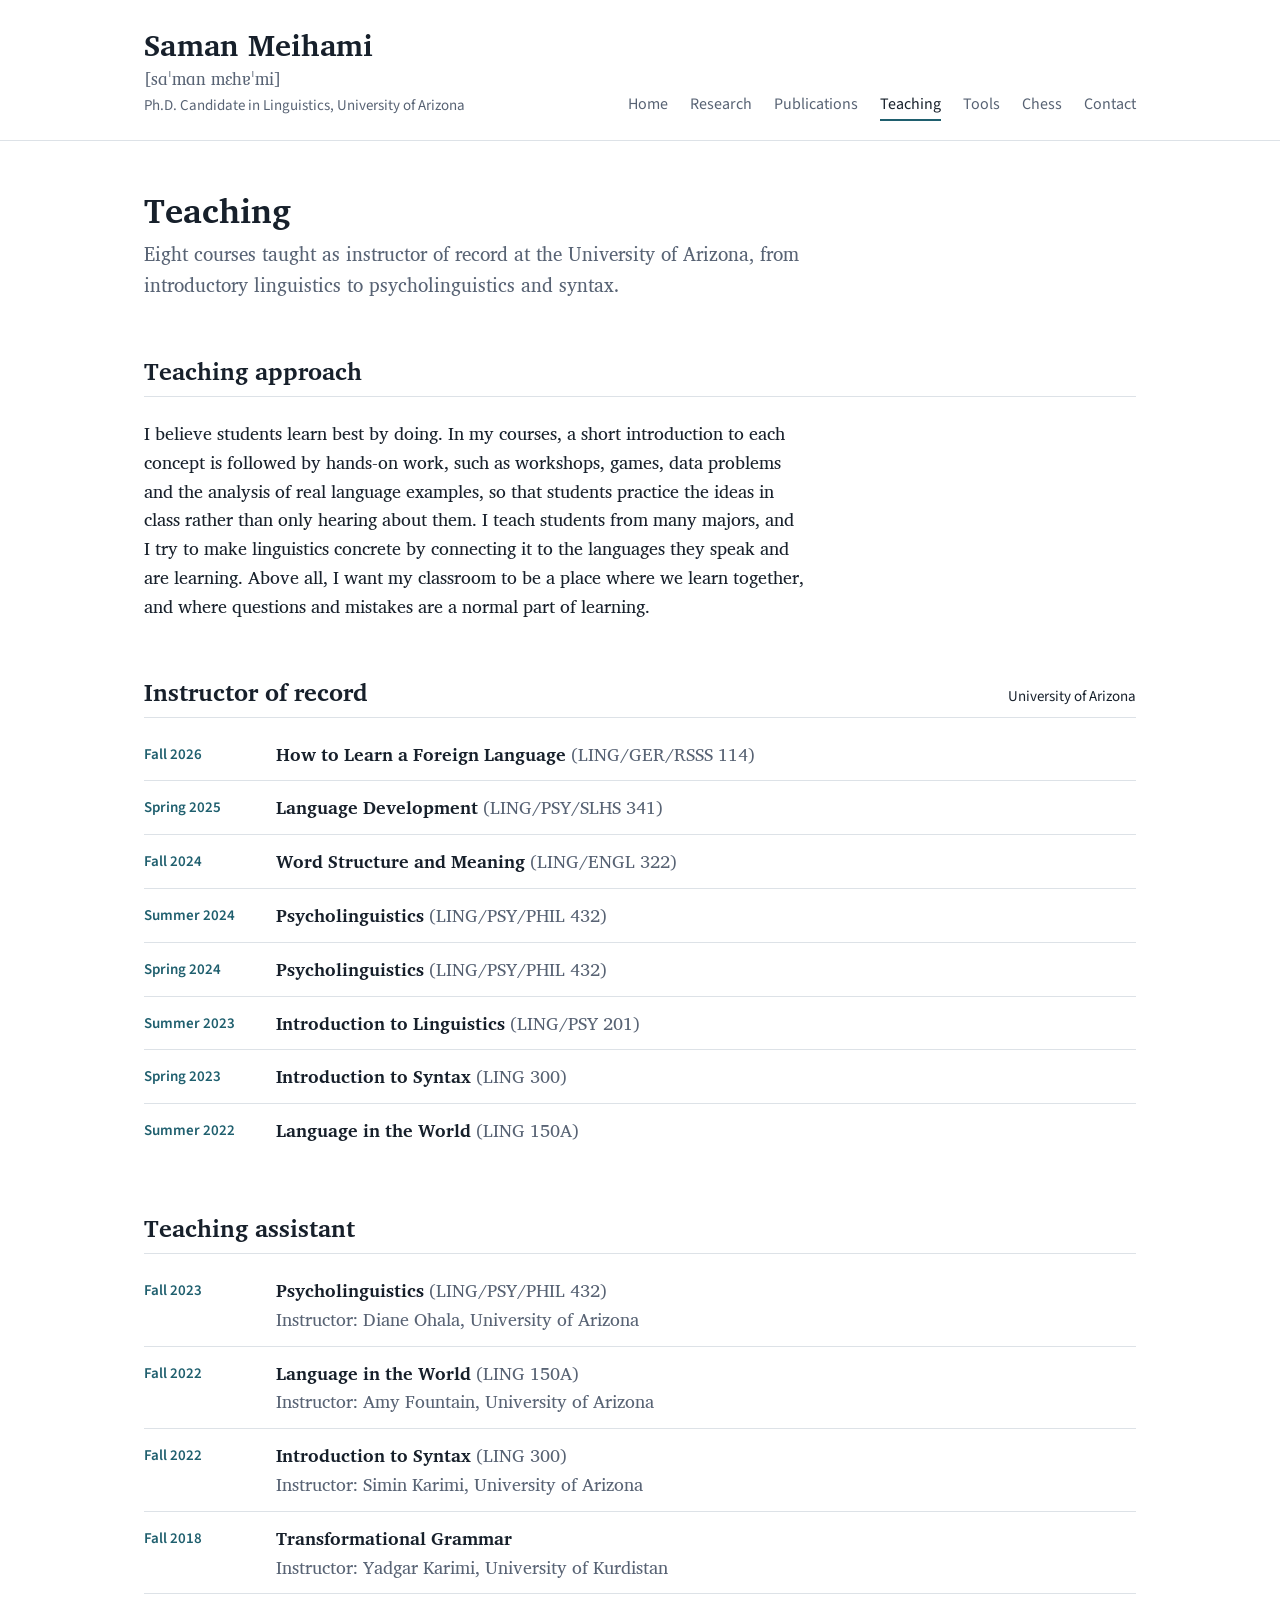
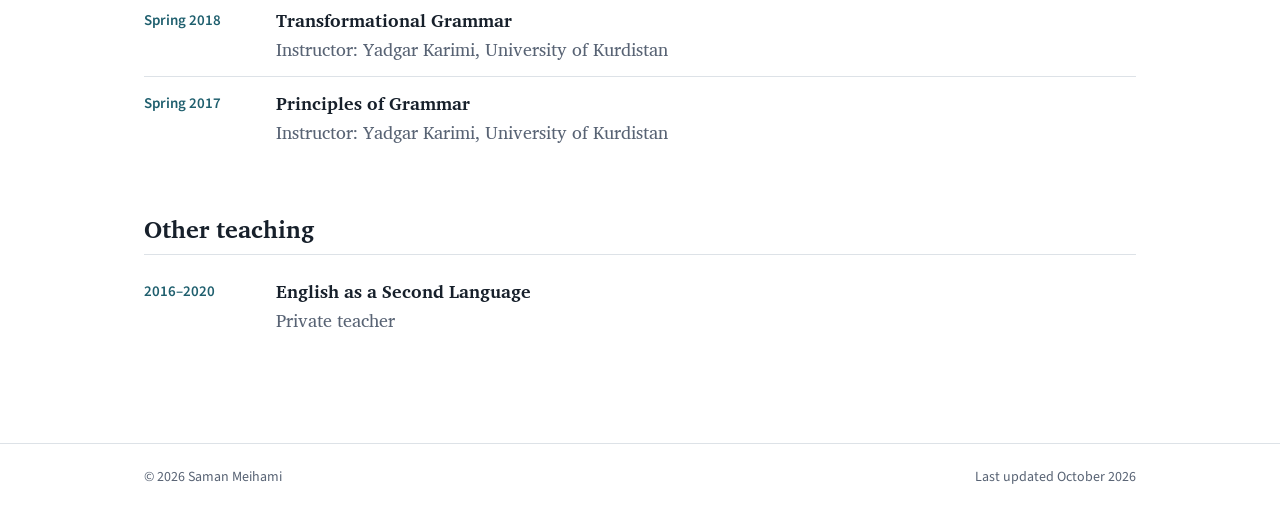
<file: teaching.html>
<!DOCTYPE html>
<html lang="en">
<head>
  <meta charset="UTF-8">
  <meta name="viewport" content="width=device-width, initial-scale=1.0">
  <title>Teaching | Saman Meihami</title>
  <meta name="description" content="Teaching by Saman Meihami at the University of Arizona: courses taught as instructor of record and teaching assistant, and teaching approach.">
  <link rel="canonical" href="https://samanmeihami.com/teaching.html">

  <!-- Link previews (LinkedIn, Slack, X, email) -->
  <meta property="og:type" content="website">
  <meta property="og:site_name" content="Saman Meihami">
  <meta property="og:title" content="Teaching | Saman Meihami">
  <meta property="og:description" content="Teaching by Saman Meihami at the University of Arizona: courses taught as instructor of record and teaching assistant, and teaching approach.">
  <meta property="og:url" content="https://samanmeihami.com/teaching.html">
  <meta property="og:image" content="https://samanmeihami.com/og.png">
  <meta property="og:image:width" content="1200">
  <meta property="og:image:height" content="630">
  <meta name="twitter:card" content="summary_large_image">

  <!-- Browser tab icon -->
  <link rel="icon" href="favicon.svg" type="image/svg+xml">
  <link rel="icon" href="favicon.png" type="image/png" sizes="32x32">
  <link rel="apple-touch-icon" href="apple-touch-icon.png">

  <!-- Fonts: Charis SIL (SIL's typeface for linguists, with full IPA) and Source Sans 3 -->
  <link rel="preconnect" href="https://fonts.googleapis.com">
  <link rel="preconnect" href="https://fonts.gstatic.com" crossorigin>
  <link rel="stylesheet" href="https://fonts.googleapis.com/css2?family=Charis+SIL:ital,wght@0,400;0,700;1,400&family=Source+Sans+3:wght@400;600&display=swap">
  <link rel="stylesheet" href="site.css">
</head>
<body>
  <a class="skip" href="#main">Skip to content</a>

  <header class="site-header">
    <div class="wrap">
      <a class="brand" href="index.html">
        <span class="brand-name">Saman Meihami</span>
        <span class="brand-ipa">[sɑˈmɑn mɛhɐˈmi]</span>
        <span class="brand-role">Ph.D. Candidate in Linguistics, University of Arizona</span>
      </a>
      <nav class="site-nav" aria-label="Main">
        <ul>
        <li><a href="index.html">Home</a></li>
        <li><a href="research.html">Research</a></li>
        <li><a href="publications.html">Publications</a></li>
        <li><a href="teaching.html" aria-current="page">Teaching</a></li>
        <li><a href="ling.html">Tools</a></li>
        <li><a href="chess.html">Chess</a></li>
        <li><a href="contact.html">Contact</a></li>
        </ul>
      </nav>
    </div>
  </header>

  <main id="main">
    <div class="wrap">
      <h1>Teaching</h1>
      <p class="lede">Eight courses taught as instructor of record at the University of Arizona, from introductory linguistics to psycholinguistics and syntax.</p>

      <section class="section" aria-labelledby="approach">
        <h2 id="approach">Teaching approach</h2>
        <p class="measure">I believe students learn best by doing. In my courses, a short introduction to each concept is followed by hands-on work, such as workshops, games, data problems and the analysis of real language examples, so that students practice the ideas in class rather than only hearing about them. I teach students from many majors, and I try to make linguistics concrete by connecting it to the languages they speak and are learning. Above all, I want my classroom to be a place where we learn together, and where questions and mistakes are a normal part of learning.</p>
      </section>

      <section class="section" aria-labelledby="ior">
        <h2 id="ior">Instructor of record <span class="more">University of Arizona</span></h2>
        <ul class="dated">
        <li>
          <span class="date">Fall 2026</span>
          <div><p><span class="pub-title">How to Learn a Foreign Language</span> <span class="pub-meta">(LING/GER/RSSS 114)</span></p></div>
        </li>
        <li>
          <span class="date">Spring 2025</span>
          <div><p><span class="pub-title">Language Development</span> <span class="pub-meta">(LING/PSY/SLHS 341)</span></p></div>
        </li>
        <li>
          <span class="date">Fall 2024</span>
          <div><p><span class="pub-title">Word Structure and Meaning</span> <span class="pub-meta">(LING/ENGL 322)</span></p></div>
        </li>
        <li>
          <span class="date">Summer 2024</span>
          <div><p><span class="pub-title">Psycholinguistics</span> <span class="pub-meta">(LING/PSY/PHIL 432)</span></p></div>
        </li>
        <li>
          <span class="date">Spring 2024</span>
          <div><p><span class="pub-title">Psycholinguistics</span> <span class="pub-meta">(LING/PSY/PHIL 432)</span></p></div>
        </li>
        <li>
          <span class="date">Summer 2023</span>
          <div><p><span class="pub-title">Introduction to Linguistics</span> <span class="pub-meta">(LING/PSY 201)</span></p></div>
        </li>
        <li>
          <span class="date">Spring 2023</span>
          <div><p><span class="pub-title">Introduction to Syntax</span> <span class="pub-meta">(LING 300)</span></p></div>
        </li>
        <li>
          <span class="date">Summer 2022</span>
          <div><p><span class="pub-title">Language in the World</span> <span class="pub-meta">(LING 150A)</span></p></div>
        </li>
        </ul>
      </section>

      <section class="section" aria-labelledby="ta">
        <h2 id="ta">Teaching assistant</h2>
        <ul class="dated">
        <li>
          <span class="date">Fall 2023</span>
          <div><p><span class="pub-title">Psycholinguistics</span> <span class="pub-meta">(LING/PSY/PHIL 432)</span></p><p class="pub-meta">Instructor: Diane Ohala, University of Arizona</p></div>
        </li>
        <li>
          <span class="date">Fall 2022</span>
          <div><p><span class="pub-title">Language in the World</span> <span class="pub-meta">(LING 150A)</span></p><p class="pub-meta">Instructor: Amy Fountain, University of Arizona</p></div>
        </li>
        <li>
          <span class="date">Fall 2022</span>
          <div><p><span class="pub-title">Introduction to Syntax</span> <span class="pub-meta">(LING 300)</span></p><p class="pub-meta">Instructor: Simin Karimi, University of Arizona</p></div>
        </li>
        <li>
          <span class="date">Fall 2018</span>
          <div><p><span class="pub-title">Transformational Grammar</span></p><p class="pub-meta">Instructor: Yadgar Karimi, University of Kurdistan</p></div>
        </li>
        <li>
          <span class="date">Spring 2018</span>
          <div><p><span class="pub-title">Transformational Grammar</span></p><p class="pub-meta">Instructor: Yadgar Karimi, University of Kurdistan</p></div>
        </li>
        <li>
          <span class="date">Spring 2017</span>
          <div><p><span class="pub-title">Principles of Grammar</span></p><p class="pub-meta">Instructor: Yadgar Karimi, University of Kurdistan</p></div>
        </li>
        </ul>
      </section>

      <section class="section" aria-labelledby="other">
        <h2 id="other">Other teaching</h2>
        <ul class="dated">
        <li>
          <span class="date">2016–2020</span>
          <div><p><span class="pub-title">English as a Second Language</span></p><p class="pub-meta">Private teacher</p></div>
        </li>
        </ul>
      </section>
    </div>
  </main>

  <footer class="site-footer">
    <div class="wrap">
      <span>&copy; 2026 Saman Meihami</span>
      <span>Last updated October 2026</span>
    </div>
  </footer>

  <script data-goatcounter="https://sam88.goatcounter.com/count" async src="//gc.zgo.at/count.js"></script>
</body>
</html>
</file>
<file: site.css>
/* =========================================================
   samanmeihami.com — shared stylesheet
   One file for every page. No build step, no framework.
   ========================================================= */

:root {
  --paper:   #ffffff;
  --ink:     #17202b;
  --muted:   #586374;
  --rule:    #dde2e7;
  --accent:  #1f5f6e;   /* same teal as the CV */
  --accent-tint: #edf4f5;
  --serif: "Charis SIL", "Bitstream Charter", Charter, Georgia, serif;
  --sans:  "Source Sans 3", "Helvetica Neue", Helvetica, Arial, sans-serif;
  --wrap: 1040px;
  --gutter: 24px;
}

*, *::before, *::after { box-sizing: border-box; }
html { -webkit-text-size-adjust: 100%; }
body {
  margin: 0;
  background: var(--paper);
  color: var(--ink);
  font-family: var(--serif);
  font-size: 18px;
  line-height: 1.6;
  text-align: left;
}
img { max-width: 100%; display: block; }
a { color: var(--accent); text-decoration-thickness: 1px; text-underline-offset: 3px; }
a:hover { text-decoration-thickness: 2px; }
:focus-visible { outline: 2px solid var(--accent); outline-offset: 3px; border-radius: 2px; }

.skip {
  position: absolute; left: -9999px; top: 0;
  background: var(--accent); color: #fff; padding: 8px 14px; font-family: var(--sans);
}
.skip:focus { left: 12px; top: 12px; z-index: 10; }

.wrap { max-width: var(--wrap); margin: 0 auto; padding: 0 var(--gutter); }

/* ---------- Header (identical on every page) ---------- */
.site-header { padding: 28px 0 22px; border-bottom: 1px solid var(--rule); }
.site-header .wrap {
  display: flex; align-items: flex-end; justify-content: space-between; gap: 24px; flex-wrap: wrap;
}
.brand { text-decoration: none; color: var(--ink); }
.brand-name { display: block; font-size: 30px; line-height: 1.15; font-weight: 700; letter-spacing: -0.005em; }
.brand-ipa  { display: block; color: var(--muted); font-size: 17px; margin-top: 2px; }
.site-nav ul { list-style: none; margin: 0; padding: 0; display: flex; flex-wrap: wrap; gap: 4px 22px; }
.site-nav a {
  font-family: var(--sans); font-size: 16px; color: var(--muted); text-decoration: none;
  padding: 4px 0; border-bottom: 2px solid transparent;
}
.site-nav a:hover { color: var(--ink); }
.site-nav a[aria-current="page"] { color: var(--ink); border-bottom-color: var(--accent); }

/* ---------- Page body ---------- */
main { padding: 48px 0 24px; }
h1, h2, h3 { font-weight: 700; line-height: 1.25; margin: 0; }
h1 { font-size: 34px; margin-bottom: 8px; }
.lede { color: var(--muted); font-size: 19px; margin: 0 0 32px; max-width: 62ch; }
.section { margin-top: 56px; }
.section > h2 {
  font-size: 24px; padding-bottom: 10px; margin-bottom: 22px; border-bottom: 1px solid var(--rule);
  display: flex; align-items: baseline; justify-content: space-between; gap: 16px;
}
.section > h2 .more { font-family: var(--sans); font-size: 15px; font-weight: 400; }
.section h3 { font-size: 20px; margin: 32px 0 14px; }
p { margin: 0 0 1em; }
.measure { max-width: 66ch; }

/* ---------- Home: banner + intro ---------- */
.banner { margin: 0; }
.banner img { width: 100%; height: 220px; object-fit: cover; object-position: center 60%; }
.banner figcaption {
  font-family: var(--sans); font-size: 14px; color: var(--muted);
  max-width: var(--wrap); margin: 8px auto 0; padding: 0 var(--gutter); text-align: right;
}
.intro { display: grid; grid-template-columns: minmax(0, 1fr) 260px; gap: 48px; align-items: start; }
.intro-text p { max-width: 64ch; }
.role { font-family: var(--sans); font-size: 17px; color: var(--muted); margin: 0 0 18px; }
.market {
  border-left: 3px solid var(--accent); background: var(--accent-tint);
  padding: 12px 16px; margin: 22px 0 0; max-width: 64ch;
}
.portrait img { width: 100%; aspect-ratio: 4 / 5; object-fit: cover; border-radius: 4px; }

/* Icon links */
.links { list-style: none; margin: 18px 0 0; padding: 0; display: grid; gap: 6px; }
.links a {
  display: flex; align-items: center; gap: 10px; text-decoration: none;
  font-family: var(--sans); font-size: 16px; color: var(--ink); padding: 3px 0;
}
.links a:hover { color: var(--accent); }
.links svg { width: 18px; height: 18px; flex: none; fill: var(--accent); }

/* Buttons */
.buttons { display: flex; flex-wrap: wrap; gap: 10px; margin-top: 22px; }
.btn {
  font-family: var(--sans); font-size: 16px; font-weight: 600; text-decoration: none;
  padding: 9px 18px; border-radius: 4px; border: 1.5px solid var(--accent);
}
.btn-solid { background: var(--accent); color: #fff; }
.btn-solid:hover { background: #174b57; border-color: #174b57; }
.btn-line { color: var(--accent); background: transparent; }
.btn-line:hover { background: var(--accent-tint); }

/* ---------- Dated list (news, publications, teaching) ---------- */
.dated { list-style: none; margin: 0; padding: 0; }
.dated > li {
  display: grid; grid-template-columns: 112px minmax(0, 1fr); gap: 20px;
  padding: 12px 0; border-top: 1px solid var(--rule);
}
.dated > li:first-child { border-top: 0; padding-top: 0; }
.date {
  font-family: var(--sans); font-size: 15px; color: var(--accent); font-weight: 600;
  padding-top: 3px; white-space: nowrap;
}
.dated p { margin: 0; }

/* Publication entries */
.pub-title { font-weight: 700; }
.pub-meta { color: var(--muted); }
.pub-meta b { color: var(--ink); font-weight: 700; }
.pills { display: flex; flex-wrap: wrap; gap: 8px; margin-top: 8px; }
.pill {
  font-family: var(--sans); font-size: 14px; font-weight: 600; text-decoration: none;
  color: var(--accent); border: 1px solid #b9cfd4; border-radius: 3px; padding: 1px 9px;
}
.pill:hover { background: var(--accent-tint); }
.sublist { list-style: none; margin: 10px 0 0; padding: 0; columns: 2 280px; column-gap: 32px; }
.sublist li { break-inside: avoid; padding: 2px 0; }
.sublist .code { font-family: var(--sans); font-size: 14px; color: var(--muted); margin-right: 6px; }
.sub-head { font-family: var(--sans); font-size: 15px; font-weight: 600; color: var(--muted); margin: 16px 0 4px; }

/* Jump links at the top of long pages */
.jump { display: flex; flex-wrap: wrap; gap: 6px 18px; margin: 0 0 8px; padding: 0; list-style: none; }
.jump a { font-family: var(--sans); font-size: 16px; }

/* ---------- Footer ---------- */
.site-footer {
  margin-top: 72px; border-top: 1px solid var(--rule); padding: 22px 0 36px;
  font-family: var(--sans); font-size: 14px; color: var(--muted);
}
.site-footer .wrap { display: flex; justify-content: space-between; gap: 16px; flex-wrap: wrap; }

/* ---------- Small screens ---------- */
@media (max-width: 760px) {
  body { font-size: 17px; }
  .site-header { padding: 20px 0 14px; }
  .site-header .wrap { align-items: flex-start; flex-direction: column; gap: 12px; }
  .brand-name { font-size: 27px; }
  .banner img { height: 150px; }
  .banner figcaption { text-align: left; }
  .intro { grid-template-columns: 1fr; gap: 24px; }
  .portrait { order: -1; display: grid; grid-template-columns: 112px 1fr; gap: 18px; align-items: center; }
  .portrait .links { margin-top: 0; }
  main { padding-top: 32px; }
  h1 { font-size: 29px; }
  .dated > li { grid-template-columns: 1fr; gap: 2px; }
  .section { margin-top: 44px; }
}

@media (prefers-reduced-motion: reduce) { * { transition: none !important; } }
@media print {
  .site-nav, .banner, .buttons, .skip { display: none; }
  a { color: inherit; }
}
.brand-role { display: block; font-family: var(--sans); font-size: 15px; color: var(--muted); margin-top: 2px; }

/* ---------- Research figure: grammar vs. language model ---------- */
.rfig { margin: 8px 0 0; }
.rfig-ex { font-size: 19px; margin: 0 0 22px; }
.rfig-ex table { border-collapse: collapse; }
.rfig-ex td { padding: 0 28px 0 0; vertical-align: top; }
.rfig-ex td:last-child { padding-right: 0; }
.rfig-ex .gl { color: var(--muted); }
.sc { font-variant: small-caps; }
.rfig-ex .tr { padding-top: 4px; }
.ipa { font-family: var(--serif); }

.rfig-panels { display: grid; grid-template-columns: 1fr 1fr; gap: 28px; align-items: start; }
.rfig-panel { border: 1px solid var(--rule); border-radius: 6px; padding: 18px 20px 20px; }
.rfig-panel h3 { font-size: 19px; margin: 0 0 4px; }
.rfig-panel .sub { font-family: var(--sans); font-size: 15px; color: var(--muted); margin: 0 0 12px; }
.rfig-panel svg { width: 100%; height: auto; display: block; }
.tree-line { stroke: #9aa5b1; stroke-width: 1.3; fill: none; }
.tree-node { font-family: var(--sans); font-size: 15px; font-weight: 600; fill: var(--ink); }
.tree-leaf { font-family: var(--serif); font-size: 16px; fill: var(--ink); }
.tree-gloss { font-family: var(--serif); font-size: 14px; font-style: italic; fill: var(--muted); }
.feat { font-family: var(--sans); font-size: 14px; font-weight: 600; fill: var(--accent); }
.chip rect { fill: #fff; stroke: #c3cbd3; stroke-width: 1.2; }
.chip text { font-family: var(--serif); font-size: 16px; fill: var(--ink); }
.chip.hot rect { fill: var(--accent-tint); stroke: var(--accent); stroke-width: 1.6; }
.chip.hot text { fill: var(--accent); font-weight: 700; }
.agree { stroke: var(--accent); stroke-width: 1.8; fill: none; }
.agree-label { font-family: var(--sans); font-size: 13px; font-weight: 600; fill: var(--accent); }

/* Script rows (right-to-left) */
.kur { font-family: "Noto Naskh Arabic", "FreeSerif", "DejaVu Sans", serif; }
.kur-line { direction: rtl; font-size: 34px; line-height: 1.5; text-align: right; margin: 6px 0 18px; }
.seg-block { margin: 0 0 16px; }
.seg-label { font-family: var(--sans); font-size: 15px; font-weight: 600; color: var(--muted); margin: 0 0 4px; }
.seg-row { direction: rtl; display: flex; flex-wrap: wrap; gap: 6px 16px; font-size: 27px; line-height: 1.5; }
.seg-row .word { display: flex; gap: 4px; padding: 0; }
.seg-row .word span { padding: 0 5px; border-radius: 4px; }
.morph .word span { background: #dcebee; border: 1px solid #a9c9d0; }
.morph .word span.hot { background: var(--accent); border-color: var(--accent); color: #fff; }
.tok .word span { background: #eef1f3; border: 1px solid #c3cbd3; }
.seg-gloss { direction: ltr; font-family: var(--sans); font-size: 13px; color: var(--muted); margin-top: 2px; }
.rfig-note { font-family: var(--sans); font-size: 14px; color: var(--muted); margin: 10px 0 0; }

.rfig figcaption, .rfig-caption { margin: 18px 0 0; max-width: 70ch; }

@media (max-width: 860px) {
  .rfig-panels { grid-template-columns: 1fr; }
  .rfig-ex { font-size: 16px; }
  .rfig-ex td { padding-right: 14px; }
  .rfig-panel { padding: 14px 12px 16px; }
  .seg-row { font-size: 22px; }
  .seg-row .word span { padding: 0 4px; }
  .kur-line { font-size: 28px; }
}

.tok .word span.hot { background: var(--accent); border-color: var(--accent); color: #fff; }
.tok .word span.part { background: #fff; border: 2px solid var(--accent); }
.rfig-ex .kur-ex { font-size: 26px; line-height: 1.6; padding-bottom: 2px; text-align: right; padding-right: 0; }
@media (max-width: 860px) { .rfig-ex .kur-ex { font-size: 23px; } }
.agree-q { stroke-dasharray: 5 4; }

/* ---------- Research page ---------- */
.diss-title { font-size: 21px; font-weight: 400; margin: 0 0 22px; max-width: 60ch; }
.ri-grid { display: grid; grid-template-columns: 1fr 1fr; gap: 40px; }
.ri-grid h3 { font-size: 20px; margin: 0 0 14px; }
.ri { margin: 0 0 20px; }
.ri h4 { font-size: 17px; margin: 0 0 4px; color: var(--accent); }
.ri p { margin: 0; }
.tag { font-family: var(--sans); font-size: 13px; font-weight: 600; color: var(--accent);
  border: 1px solid #b9cfd4; border-radius: 3px; padding: 0 6px; margin-left: 6px; vertical-align: 2px; }
@media (max-width: 760px) { .ri-grid { grid-template-columns: 1fr; gap: 8px; } }

/* ---------- Contact ---------- */
.contact-grid { display: grid; grid-template-columns: 1fr 1fr; gap: 40px; }
.contact-grid h2 { font-size: 20px; margin: 0 0 8px; }
.contact-grid h2 + p, .contact-grid address { margin-bottom: 28px; }
address { font-style: normal; }
@media (max-width: 760px) { .contact-grid { grid-template-columns: 1fr; gap: 8px; } }

/* ---------- Chess ---------- */
.chess-grid { display: grid; grid-template-columns: repeat(auto-fill, minmax(220px, 1fr)); gap: 14px; margin-top: 24px; }
.chess-thumb { padding: 0; border: 1px solid var(--rule); border-radius: 4px; background: none; cursor: zoom-in; overflow: hidden; }
.chess-thumb img { width: 100%; aspect-ratio: 1 / 1; object-fit: cover; }
.chess-thumb:hover { border-color: var(--accent); }
.chess-view { border: 0; border-radius: 6px; padding: 16px; max-width: min(92vw, 900px); }
.chess-view::backdrop { background: rgba(23, 32, 43, 0.8); }
.chess-view img { max-height: 78vh; width: auto; margin: 0 auto 12px; }
.chess-view form { text-align: right; }

/* ---------- Tools ---------- */
.tool-switch { display: flex; flex-wrap: wrap; gap: 8px; margin: 14px 0 28px; padding: 0; list-style: none; }
.tool-switch a {
  font-family: var(--sans); font-size: 16px; font-weight: 600; text-decoration: none;
  padding: 7px 16px; border-radius: 999px; border: 1.5px solid var(--rule); color: var(--muted);
}
.tool-switch a:hover { border-color: var(--accent); color: var(--accent); }
.tool-switch a[aria-current="page"] { background: var(--accent); border-color: var(--accent); color: #fff; }
.tool-card { border: 1px solid var(--rule); border-radius: 6px; padding: 24px; font-family: var(--sans); font-size: 16px; }
.tool-card h3 { font-family: var(--serif); }
@media (max-width: 760px) { .tool-card { padding: 16px 12px; } }
.tool-title { font-size: 24px; margin: 0 0 10px; }
</file>
<file: tools.css>
/* Utility classes used inside the two tool pages (generated with Tailwind, no runtime CDN). */
/*! tailwindcss v4.3.3 | MIT License | https://tailwindcss.com */
@layer properties;
:root, :host {
  --color-gray-50: oklch(98.5% 0.002 247.839);
  --color-gray-100: oklch(96.7% 0.003 264.542);
  --color-gray-500: oklch(55.1% 0.027 264.364);
  --color-gray-600: oklch(44.6% 0.03 256.802);
  --color-gray-700: oklch(37.3% 0.034 259.733);
  --color-gray-900: oklch(21% 0.034 264.665);
  --spacing: 0.25rem;
  --text-sm: 0.875rem;
  --text-sm--line-height: calc(1.25 / 0.875);
  --text-2xl: 1.5rem;
  --text-2xl--line-height: calc(2 / 1.5);
  --font-weight-medium: 500;
  --font-weight-semibold: 600;
}
.mt-4 {
  margin-top: calc(var(--spacing) * 4);
}
.mt-6 {
  margin-top: calc(var(--spacing) * 6);
}
.mt-8 {
  margin-top: calc(var(--spacing) * 8);
}
.mr-2 {
  margin-right: calc(var(--spacing) * 2);
}
.mb-1 {
  margin-bottom: var(--spacing);
}
.mb-3 {
  margin-bottom: calc(var(--spacing) * 3);
}
.mb-4 {
  margin-bottom: calc(var(--spacing) * 4);
}
.ml-2 {
  margin-left: calc(var(--spacing) * 2);
}
.flex {
  display: flex;
}
.hidden {
  display: none;
}
.w-full {
  width: 100%;
}
.flex-col {
  flex-direction: column;
}
.flex-wrap {
  flex-wrap: wrap;
}
.items-center {
  align-items: center;
}
.justify-center {
  justify-content: center;
}
.gap-1 {
  gap: var(--spacing);
}
.gap-3 {
  gap: calc(var(--spacing) * 3);
}
:where(.space-y-4 > :not(:last-child)) {
  --tw-space-y-reverse: 0;
  margin-block-start: calc(calc(var(--spacing) * 4) * var(--tw-space-y-reverse));
  margin-block-end: calc(calc(var(--spacing) * 4) * calc(1 - var(--tw-space-y-reverse)));
}
:where(.space-y-6 > :not(:last-child)) {
  --tw-space-y-reverse: 0;
  margin-block-start: calc(calc(var(--spacing) * 6) * var(--tw-space-y-reverse));
  margin-block-end: calc(calc(var(--spacing) * 6) * calc(1 - var(--tw-space-y-reverse)));
}
:where(.space-x-2 > :not(:last-child)) {
  --tw-space-x-reverse: 0;
  margin-inline-start: calc(calc(var(--spacing) * 2) * var(--tw-space-x-reverse));
  margin-inline-end: calc(calc(var(--spacing) * 2) * calc(1 - var(--tw-space-x-reverse)));
}
:where(.space-x-4 > :not(:last-child)) {
  --tw-space-x-reverse: 0;
  margin-inline-start: calc(calc(var(--spacing) * 4) * var(--tw-space-x-reverse));
  margin-inline-end: calc(calc(var(--spacing) * 4) * calc(1 - var(--tw-space-x-reverse)));
}
.rounded {
  border-radius: 0.25rem;
}
.border-b {
  border-bottom-style: var(--tw-border-style);
  border-bottom-width: 1px;
}
.bg-gray-50 {
  background-color: var(--color-gray-50);
}
.bg-gray-100 {
  background-color: var(--color-gray-100);
}
.px-1 {
  padding-inline: var(--spacing);
}
.pb-2 {
  padding-bottom: calc(var(--spacing) * 2);
}
.text-center {
  text-align: center;
}
.text-2xl {
  font-size: var(--text-2xl);
  line-height: var(--tw-leading, var(--text-2xl--line-height));
}
.text-sm {
  font-size: var(--text-sm);
  line-height: var(--tw-leading, var(--text-sm--line-height));
}
.font-medium {
  --tw-font-weight: var(--font-weight-medium);
  font-weight: var(--font-weight-medium);
}
.font-semibold {
  --tw-font-weight: var(--font-weight-semibold);
  font-weight: var(--font-weight-semibold);
}
.text-gray-500 {
  color: var(--color-gray-500);
}
.text-gray-600 {
  color: var(--color-gray-600);
}
.text-gray-700 {
  color: var(--color-gray-700);
}
.text-gray-900 {
  color: var(--color-gray-900);
}
.italic {
  font-style: italic;
}
@property --tw-space-y-reverse {
  syntax: "*";
  inherits: false;
  initial-value: 0;
}
@property --tw-space-x-reverse {
  syntax: "*";
  inherits: false;
  initial-value: 0;
}
@property --tw-border-style {
  syntax: "*";
  inherits: false;
  initial-value: solid;
}
@property --tw-font-weight {
  syntax: "*";
  inherits: false;
}
@layer properties {
  @supports ((-webkit-hyphens: none) and (not (margin-trim: inline))) or ((-moz-orient: inline) and (not (color:rgb(from red r g b)))) {
    *, ::before, ::after, ::backdrop {
      --tw-space-y-reverse: 0;
      --tw-space-x-reverse: 0;
      --tw-border-style: solid;
      --tw-font-weight: initial;
    }
  }
}
</file>
